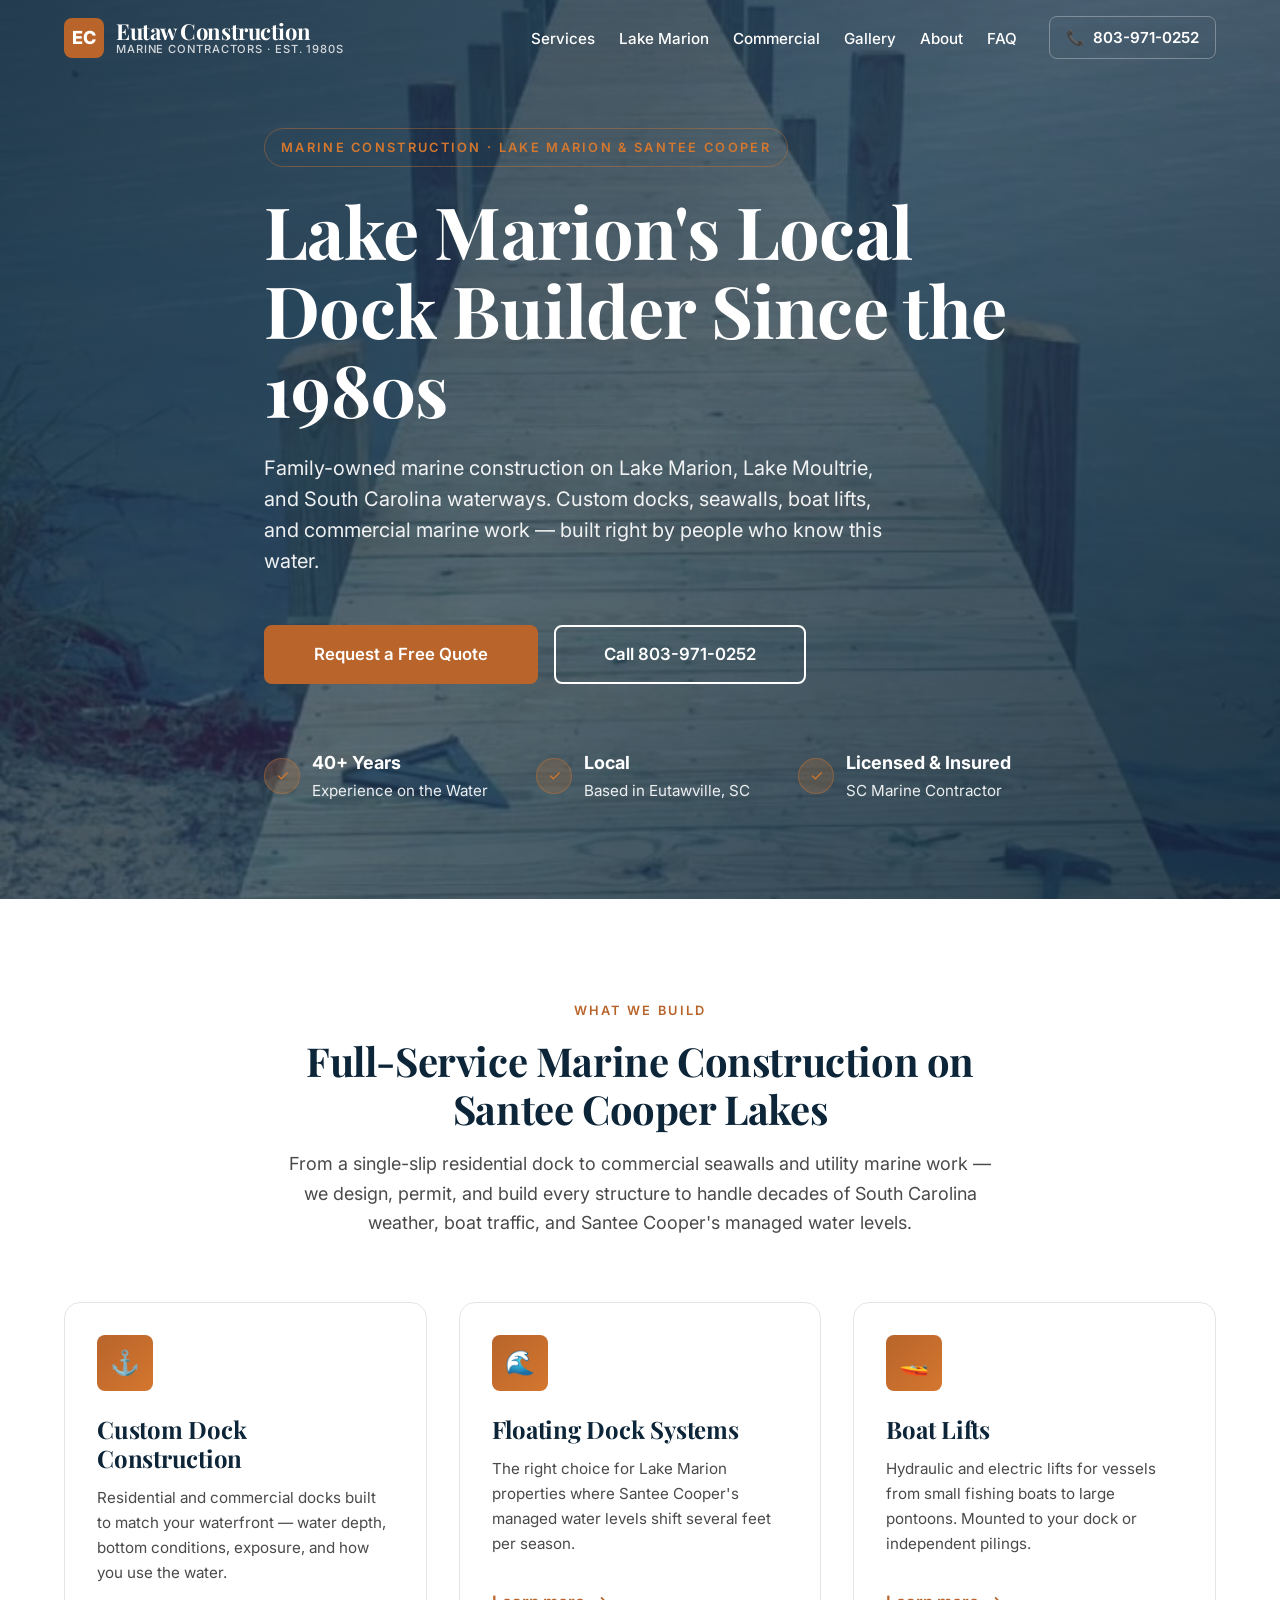
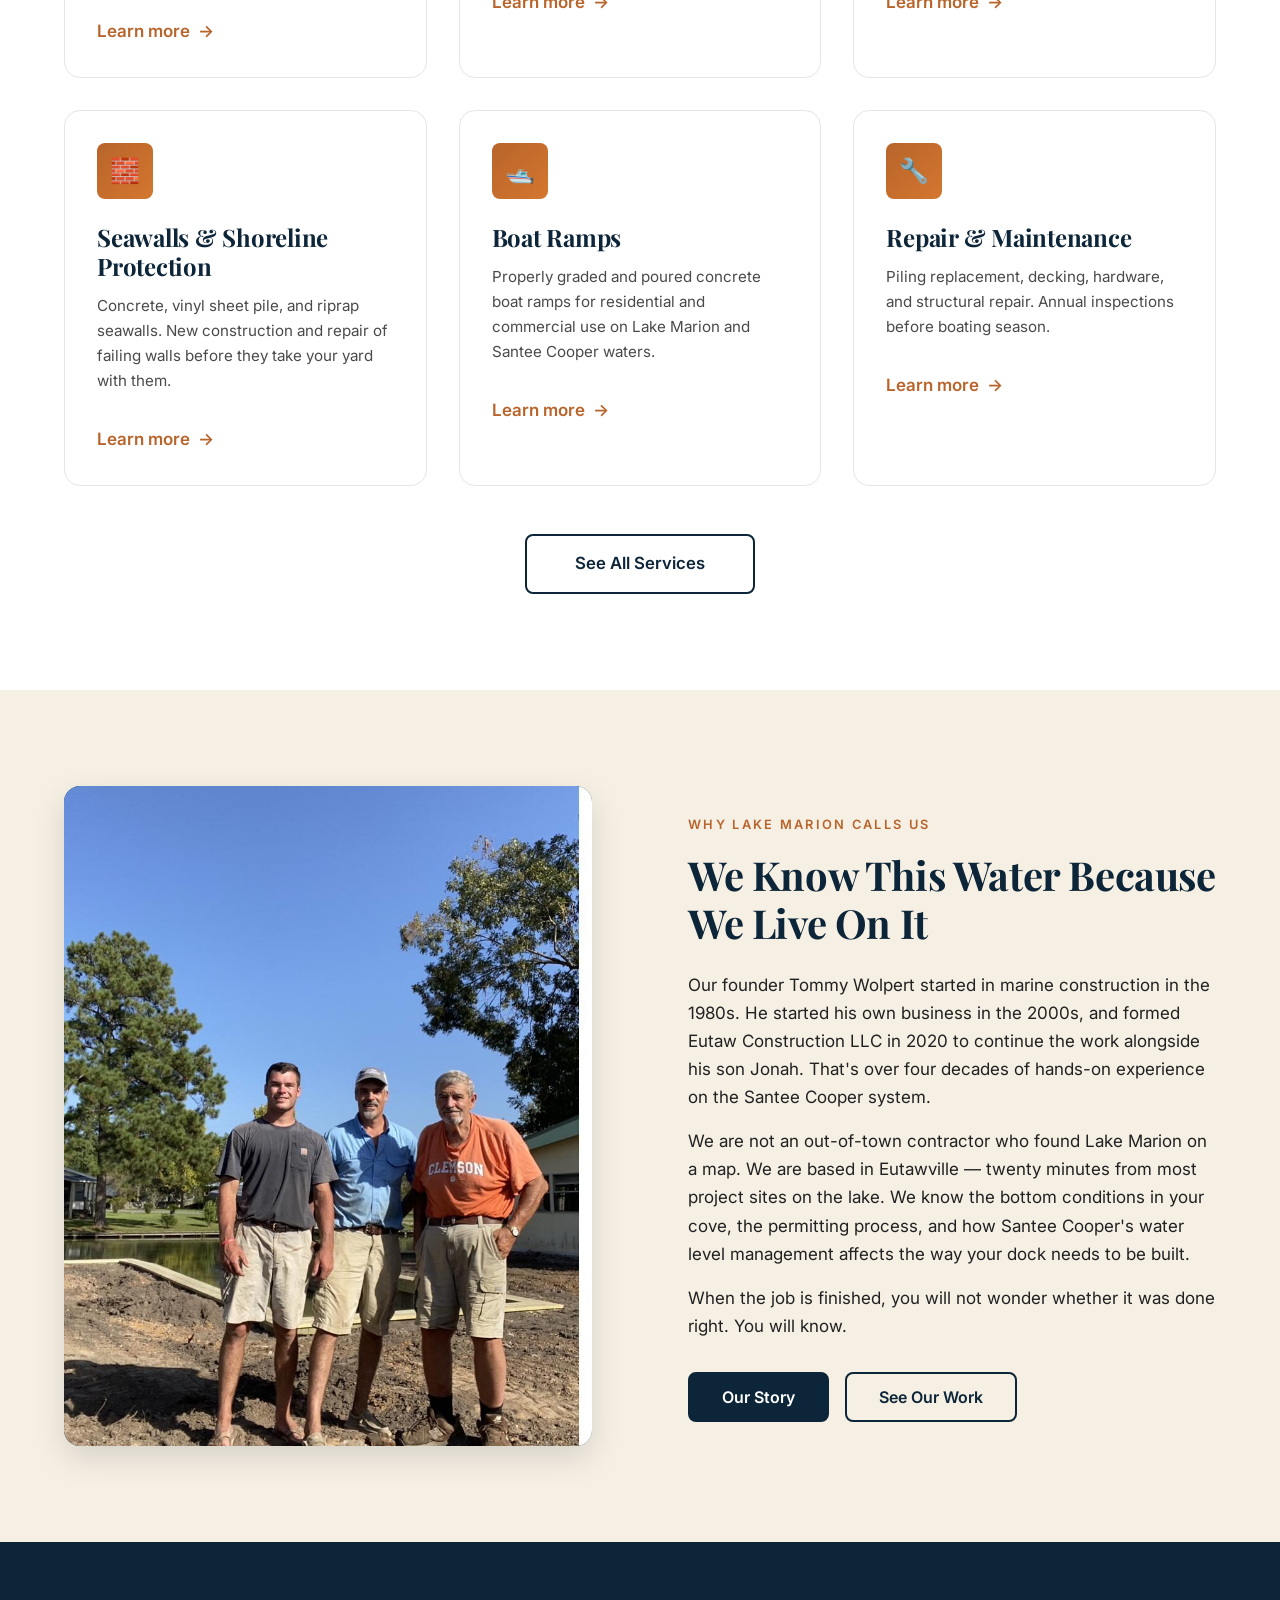
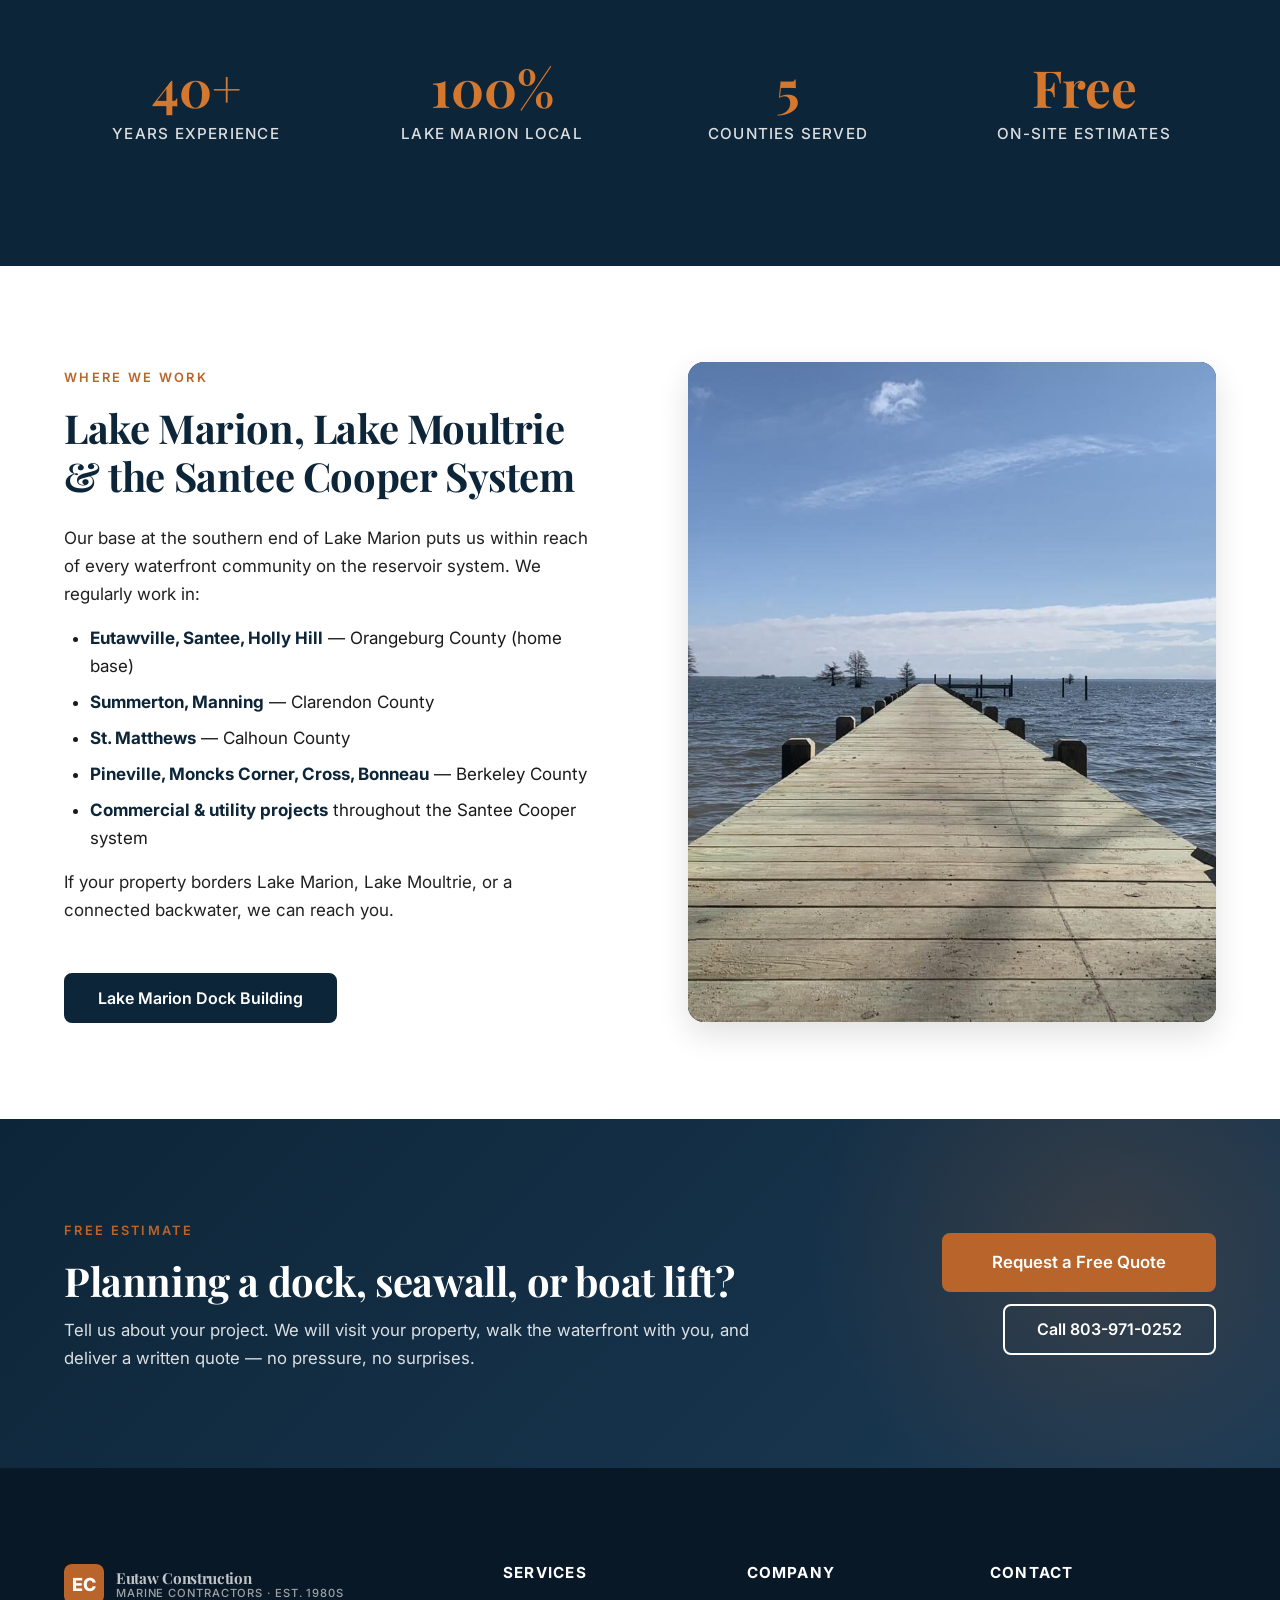
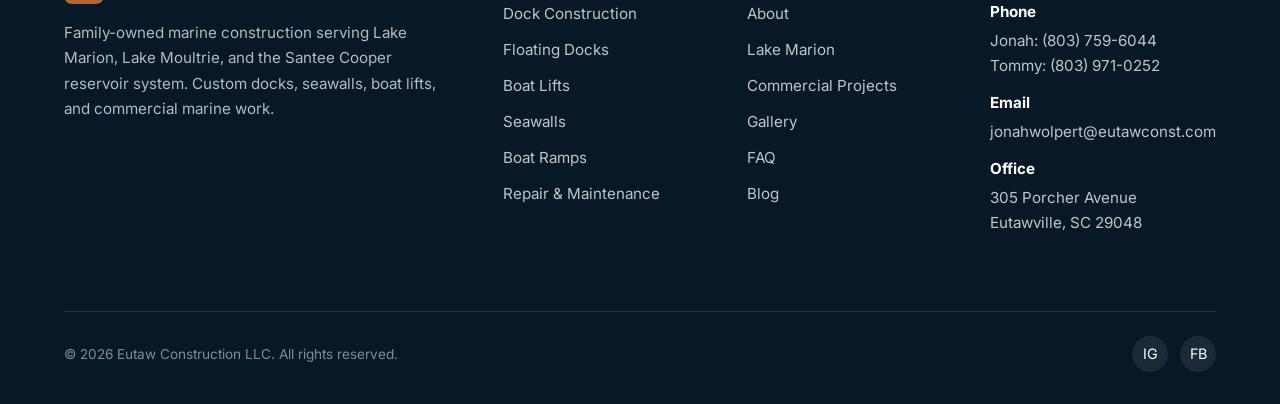
<file: index.html>
<!DOCTYPE html>
<html lang="en">
<head>
<meta charset="UTF-8">
<meta name="viewport" content="width=device-width, initial-scale=1.0">
<title>Dock Builder Lake Marion SC | Eutaw Construction LLC | Marine Construction</title>
<meta name="description" content="Eutaw Construction LLC builds custom docks, seawalls, boat lifts, and marine structures on Lake Marion and Santee Cooper, SC. Family-owned since the 1980s. Free estimates. Call 803-971-0252.">
<meta name="robots" content="index, follow, max-image-preview:large">
<link rel="canonical" href="https://www.eutawconst.com/">

<!-- Open Graph -->
<meta property="og:type" content="website">
<meta property="og:title" content="Dock Builder Lake Marion SC | Eutaw Construction LLC">
<meta property="og:description" content="Family-owned marine construction on Lake Marion & Santee Cooper since the 1980s. Custom docks, seawalls, boat lifts. Free estimates.">
<meta property="og:url" content="https://www.eutawconst.com/">
<meta property="og:image" content="https://www.eutawconst.com/images/og-home.jpg">
<meta property="og:site_name" content="Eutaw Construction LLC">

<!-- Twitter -->
<meta name="twitter:card" content="summary_large_image">
<meta name="twitter:title" content="Dock Builder Lake Marion SC | Eutaw Construction LLC">
<meta name="twitter:description" content="Family-owned marine construction on Lake Marion & Santee Cooper since the 1980s.">
<meta name="twitter:image" content="https://www.eutawconst.com/images/og-home.jpg">

<!-- Fonts -->
<link rel="preconnect" href="https://fonts.googleapis.com">
<link rel="preconnect" href="https://fonts.gstatic.com" crossorigin>
<link href="https://fonts.googleapis.com/css2?family=Inter:wght@400;500;600;700;800&family=Playfair+Display:wght@500;600;700;800&display=swap" rel="stylesheet">

<link rel="stylesheet" href="/css/styles.css">
<link rel="icon" type="image/svg+xml" href="/images/favicon.svg">

<!-- Schema: LocalBusiness (site-wide) -->
<script type="application/ld+json">
{
  "@context": "https://schema.org",
  "@type": "GeneralContractor",
  "@id": "https://www.eutawconst.com/#business",
  "name": "Eutaw Construction LLC",
  "alternateName": "Eutaw Construction",
  "url": "https://www.eutawconst.com",
  "logo": "https://www.eutawconst.com/images/logo.png",
  "image": "https://www.eutawconst.com/images/og-home.jpg",
  "description": "Family-owned marine construction company specializing in dock construction, seawalls, boat lifts, and commercial marine work on Lake Marion and Santee Cooper in South Carolina. Owner has 40+ years of marine construction experience dating back to the 1980s.",
  "telephone": "+1-803-971-0252",
  "email": "jonahwolpert@eutawconst.com",
  "foundingDate": "2020",
  "address": {
    "@type": "PostalAddress",
    "streetAddress": "305 Porcher Avenue",
    "addressLocality": "Eutawville",
    "addressRegion": "SC",
    "postalCode": "29048",
    "addressCountry": "US"
  },
  "geo": {"@type": "GeoCoordinates", "latitude": "33.3979", "longitude": "-80.3434"},
  "openingHoursSpecification": [{
    "@type": "OpeningHoursSpecification",
    "dayOfWeek": ["Monday","Tuesday","Wednesday","Thursday","Friday"],
    "opens": "08:00", "closes": "17:00"
  }],
  "areaServed": [
    {"@type": "Lake", "name": "Lake Marion"},
    {"@type": "Lake", "name": "Lake Moultrie"},
    {"@type": "City", "name": "Eutawville", "addressRegion": "SC"},
    {"@type": "City", "name": "Santee", "addressRegion": "SC"},
    {"@type": "City", "name": "Summerton", "addressRegion": "SC"},
    {"@type": "City", "name": "Holly Hill", "addressRegion": "SC"},
    {"@type": "City", "name": "Manning", "addressRegion": "SC"},
    {"@type": "City", "name": "Moncks Corner", "addressRegion": "SC"}
  ],
  "serviceType": ["Dock Construction","Floating Dock Installation","Marine Construction","Seawall Construction","Seawall Repair","Boat Lift Installation","Boat Ramp Construction","Dock Repair and Maintenance","Commercial Marine Construction"],
  "priceRange": "$$-$$$",
  "sameAs": ["https://www.instagram.com/eutawconstruction/", "https://www.facebook.com/eutawconstruction/"]
}
</script>
</head>
<body>

<!-- HEADER -->
<header class="header">
  <div class="header-inner">
    <a href="/" class="logo" aria-label="Eutaw Construction home">
      <span class="logo-mark">EC</span>
      <span class="logo-text">
        Eutaw Construction
        <small>Marine Contractors · Est. 1980s</small>
      </span>
    </a>
    <nav class="nav" aria-label="Primary">
      <ul class="nav-list">
        <li><a href='/services'>Services</a></li>
        <li><a href='/lake-marion'>Lake Marion</a></li>
        <li><a href='/commercial'>Commercial</a></li>
        <li><a href='/gallery'>Gallery</a></li>
        <li><a href='/about'>About</a></li>
        <li><a href='/faq'>FAQ</a></li>
      </ul>
      <a href="tel:+18039710252" class="nav-phone">
        <span>📞</span><span class="nav-phone-label">803-971-0252</span>
      </a>
      <button class="nav-toggle" aria-label="Toggle menu" aria-expanded="false">☰</button>
    </nav>
  </div>
</header>

<!-- HERO -->
<section class="hero" aria-label="Hero">
  <div class="hero-bg-image" style="background-image:url('/images/hero-home.jpg')"></div>
  <div class="hero-overlay"></div>
  <div class="container hero-content">
    <span class="hero-eyebrow">Marine Construction · Lake Marion & Santee Cooper</span>
    <h1>Lake Marion's Local Dock Builder Since the 1980s</h1>
    <p class="hero-subtitle">Family-owned marine construction on Lake Marion, Lake Moultrie, and South Carolina waterways. Custom docks, seawalls, boat lifts, and commercial marine work — built right by people who know this water.</p>
    <div class="btn-group">
      <a class='btn btn-primary btn-lg' href='/quote'>Request a Free Quote</a>
      <a href="tel:+18039710252" class="btn btn-secondary btn-lg">Call 803-971-0252</a>
    </div>
    <div class="hero-trust">
      <div class="hero-trust-item">
        <div class="hero-trust-icon">✓</div>
        <div><strong>40+ Years</strong>Experience on the Water</div>
      </div>
      <div class="hero-trust-item">
        <div class="hero-trust-icon">✓</div>
        <div><strong>Local</strong>Based in Eutawville, SC</div>
      </div>
      <div class="hero-trust-item">
        <div class="hero-trust-icon">✓</div>
        <div><strong>Licensed & Insured</strong>SC Marine Contractor</div>
      </div>
    </div>
  </div>
</section>

<!-- SERVICES GRID -->
<section class="section" id="services">
  <div class="container">
    <div class="section-intro">
      <span class="eyebrow">What We Build</span>
      <h2>Full-Service Marine Construction on Santee Cooper Lakes</h2>
      <p>From a single-slip residential dock to commercial seawalls and utility marine work — we design, permit, and build every structure to handle decades of South Carolina weather, boat traffic, and Santee Cooper's managed water levels.</p>
    </div>

    <div class="grid grid-3">
      <article class="card">
        <div class="card-icon" aria-hidden="true">⚓</div>
        <h3>Custom Dock Construction</h3>
        <p>Residential and commercial docks built to match your waterfront — water depth, bottom conditions, exposure, and how you use the water.</p>
        <a class='card-link' href='/services#docks'>Learn more</a>
      </article>

      <article class="card">
        <div class="card-icon" aria-hidden="true">🌊</div>
        <h3>Floating Dock Systems</h3>
        <p>The right choice for Lake Marion properties where Santee Cooper's managed water levels shift several feet per season.</p>
        <a class='card-link' href='/services#floating'>Learn more</a>
      </article>

      <article class="card">
        <div class="card-icon" aria-hidden="true">🚤</div>
        <h3>Boat Lifts</h3>
        <p>Hydraulic and electric lifts for vessels from small fishing boats to large pontoons. Mounted to your dock or independent pilings.</p>
        <a class='card-link' href='/services#lifts'>Learn more</a>
      </article>

      <article class="card">
        <div class="card-icon" aria-hidden="true">🧱</div>
        <h3>Seawalls & Shoreline Protection</h3>
        <p>Concrete, vinyl sheet pile, and riprap seawalls. New construction and repair of failing walls before they take your yard with them.</p>
        <a class='card-link' href='/services#seawalls'>Learn more</a>
      </article>

      <article class="card">
        <div class="card-icon" aria-hidden="true">🛥️</div>
        <h3>Boat Ramps</h3>
        <p>Properly graded and poured concrete boat ramps for residential and commercial use on Lake Marion and Santee Cooper waters.</p>
        <a class='card-link' href='/services#ramps'>Learn more</a>
      </article>

      <article class="card">
        <div class="card-icon" aria-hidden="true">🔧</div>
        <h3>Repair & Maintenance</h3>
        <p>Piling replacement, decking, hardware, and structural repair. Annual inspections before boating season.</p>
        <a class='card-link' href='/services#repair'>Learn more</a>
      </article>
    </div>

    <div class="text-center mt-8">
      <a class='btn btn-outline btn-lg' href='/services'>See All Services</a>
    </div>
  </div>
</section>

<!-- WHY EUTAW -->
<section class="section section-sand">
  <div class="container">
    <div class="feature">
      <div class="feature-media">
        <img src="/images/why-eutaw.jpg" alt="Eutaw Construction crew at a finished dock on Lake Marion, SC" loading="lazy" width="1600" height="1182">
      </div>
      <div class="feature-content">
        <span class="eyebrow">Why Lake Marion Calls Us</span>
        <h2>We Know This Water Because We Live On It</h2>
        <p>Our founder Tommy Wolpert started in marine construction in the 1980s. He started his own business in the 2000s, and formed Eutaw Construction LLC in 2020 to continue the work alongside his son Jonah. That's over four decades of hands-on experience on the Santee Cooper system.</p>
        <p>We are not an out-of-town contractor who found Lake Marion on a map. We are based in Eutawville — twenty minutes from most project sites on the lake. We know the bottom conditions in your cove, the permitting process, and how Santee Cooper's water level management affects the way your dock needs to be built.</p>
        <p>When the job is finished, you will not wonder whether it was done right. You will know.</p>
        <div class="btn-group mt-6">
          <a class='btn btn-dark' href='/about'>Our Story</a>
          <a class='btn btn-outline' href='/gallery'>See Our Work</a>
        </div>
      </div>
    </div>
  </div>
</section>

<!-- STATS / CREDIBILITY -->
<section class="section-dark section-sm">
  <div class="container">
    <div class="stats">
      <div class="stat">
        <div class="stat-number">40+</div>
        <div class="stat-label">Years Experience</div>
      </div>
      <div class="stat">
        <div class="stat-number">100%</div>
        <div class="stat-label">Lake Marion Local</div>
      </div>
      <div class="stat">
        <div class="stat-number">5</div>
        <div class="stat-label">Counties Served</div>
      </div>
      <div class="stat">
        <div class="stat-number">Free</div>
        <div class="stat-label">On-Site Estimates</div>
      </div>
    </div>
  </div>
</section>

<!-- SERVICE AREAS -->
<section class="section">
  <div class="container">
    <div class="feature feature-reverse">
      <div class="feature-content">
        <span class="eyebrow">Where We Work</span>
        <h2>Lake Marion, Lake Moultrie & the Santee Cooper System</h2>
        <p>Our base at the southern end of Lake Marion puts us within reach of every waterfront community on the reservoir system. We regularly work in:</p>
        <ul>
          <li><strong>Eutawville, Santee, Holly Hill</strong> — Orangeburg County (home base)</li>
          <li><strong>Summerton, Manning</strong> — Clarendon County</li>
          <li><strong>St. Matthews</strong> — Calhoun County</li>
          <li><strong>Pineville, Moncks Corner, Cross, Bonneau</strong> — Berkeley County</li>
          <li><strong>Commercial & utility projects</strong> throughout the Santee Cooper system</li>
        </ul>
        <p>If your property borders Lake Marion, Lake Moultrie, or a connected backwater, we can reach you.</p>
        <a class='btn btn-dark mt-6' href='/lake-marion'>Lake Marion Dock Building</a>
      </div>
      <div class="feature-media">
        <img src="/images/service-area.jpg" alt="Dock reaching into Lake Marion toward the Santee Cooper reservoir, SC" loading="lazy" width="1600" height="1182">
      </div>
    </div>
  </div>
</section>

<!-- CTA BANNER -->
<section class="cta-banner">
  <div class="container">
    <div class="cta-banner-inner">
      <div>
        <span class="eyebrow text-copper">Free Estimate</span>
        <h2>Planning a dock, seawall, or boat lift?</h2>
        <p>Tell us about your project. We will visit your property, walk the waterfront with you, and deliver a written quote — no pressure, no surprises.</p>
      </div>
      <div class="cta-banner-actions">
        <a class='btn btn-primary btn-lg' href='/quote'>Request a Free Quote</a>
        <a href="tel:+18039710252" class="btn btn-secondary">Call 803-971-0252</a>
      </div>
    </div>
  </div>
</section>

<!-- FOOTER -->
<footer class="footer">
  <div class="container">
    <div class="footer-grid">
      <div class="footer-about">
        <a href="/" class="logo" style="margin-bottom: var(--space-4); display: inline-flex;">
          <span class="logo-mark">EC</span>
          <span class="logo-text">Eutaw Construction<small>Marine Contractors · Est. 1980s</small></span>
        </a>
        <p>Family-owned marine construction serving Lake Marion, Lake Moultrie, and the Santee Cooper reservoir system. Custom docks, seawalls, boat lifts, and commercial marine work.</p>
      </div>
      <div>
        <h4>Services</h4>
        <ul>
          <li><a href='/services#docks'>Dock Construction</a></li>
          <li><a href='/services#floating'>Floating Docks</a></li>
          <li><a href='/services#lifts'>Boat Lifts</a></li>
          <li><a href='/services#seawalls'>Seawalls</a></li>
          <li><a href='/services#ramps'>Boat Ramps</a></li>
          <li><a href='/services#repair'>Repair & Maintenance</a></li>
        </ul>
      </div>
      <div>
        <h4>Company</h4>
        <ul>
          <li><a href='/about'>About</a></li>
          <li><a href='/lake-marion'>Lake Marion</a></li>
          <li><a href='/commercial'>Commercial Projects</a></li>
          <li><a href='/gallery'>Gallery</a></li>
          <li><a href='/faq'>FAQ</a></li>
          <li><a href="/blog/">Blog</a></li>
        </ul>
      </div>
      <div>
        <h4>Contact</h4>
        <div class="footer-contact-item">
          <div>
            <strong>Phone</strong>
            <a href="tel:+18037596044">Jonah: (803) 759-6044</a><br>
            <a href="tel:+18039710252">Tommy: (803) 971-0252</a>
          </div>
        </div>
        <div class="footer-contact-item">
          <div>
            <strong>Email</strong>
            <a href="mailto:jonahwolpert@eutawconst.com">jonahwolpert@eutawconst.com</a>
          </div>
        </div>
        <div class="footer-contact-item">
          <div>
            <strong>Office</strong>
            305 Porcher Avenue<br>
            Eutawville, SC 29048
          </div>
        </div>
      </div>
    </div>

    <div class="footer-bottom">
      <div>© <span id="yr">2026</span> Eutaw Construction LLC. All rights reserved.</div>
      <div class="footer-social">
        <a href="https://www.instagram.com/eutawconstruction/" aria-label="Instagram" target="_blank" rel="noopener">IG</a>
        <a href="https://www.facebook.com/eutawconstruction/" aria-label="Facebook" target="_blank" rel="noopener">FB</a>
      </div>
    </div>
  </div>
</footer>

<script src="/js/main.js"></script>
<script>document.getElementById('yr').textContent = new Date().getFullYear();</script>
</body>
</html>
</file>
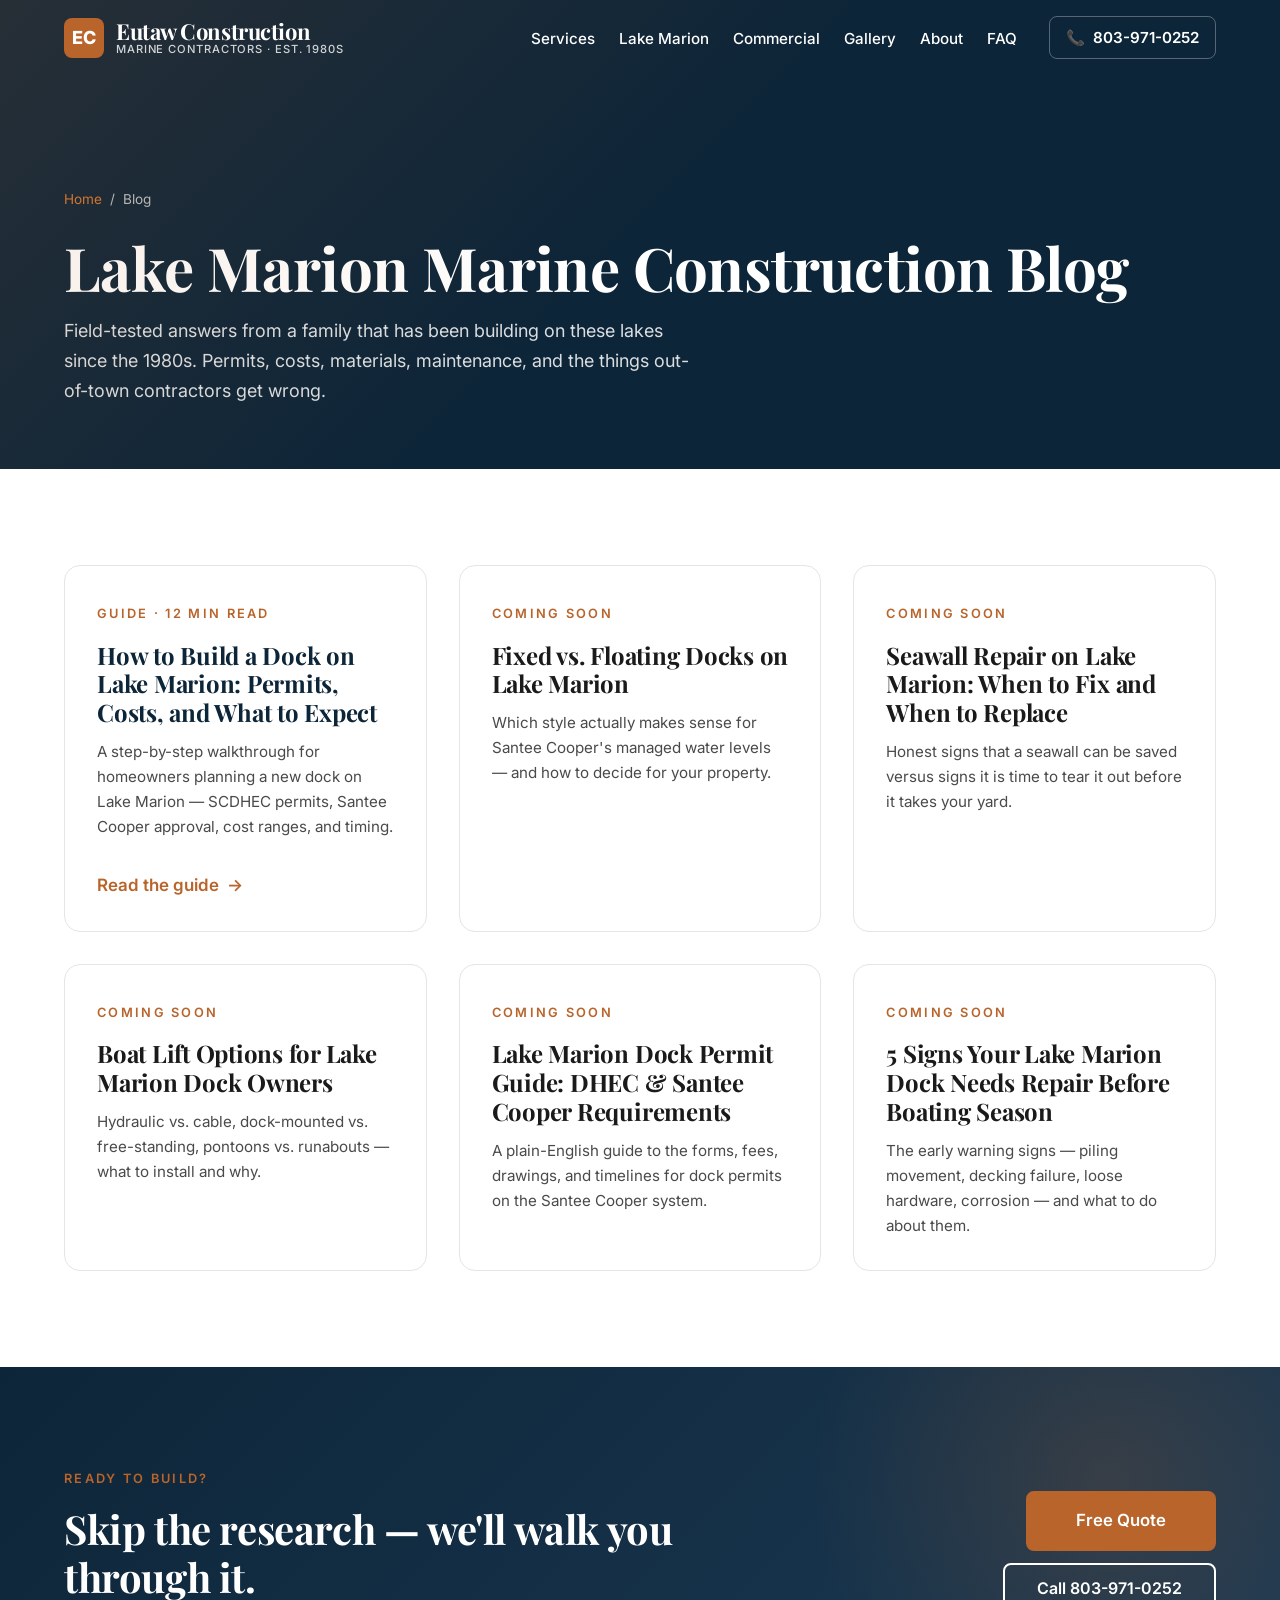
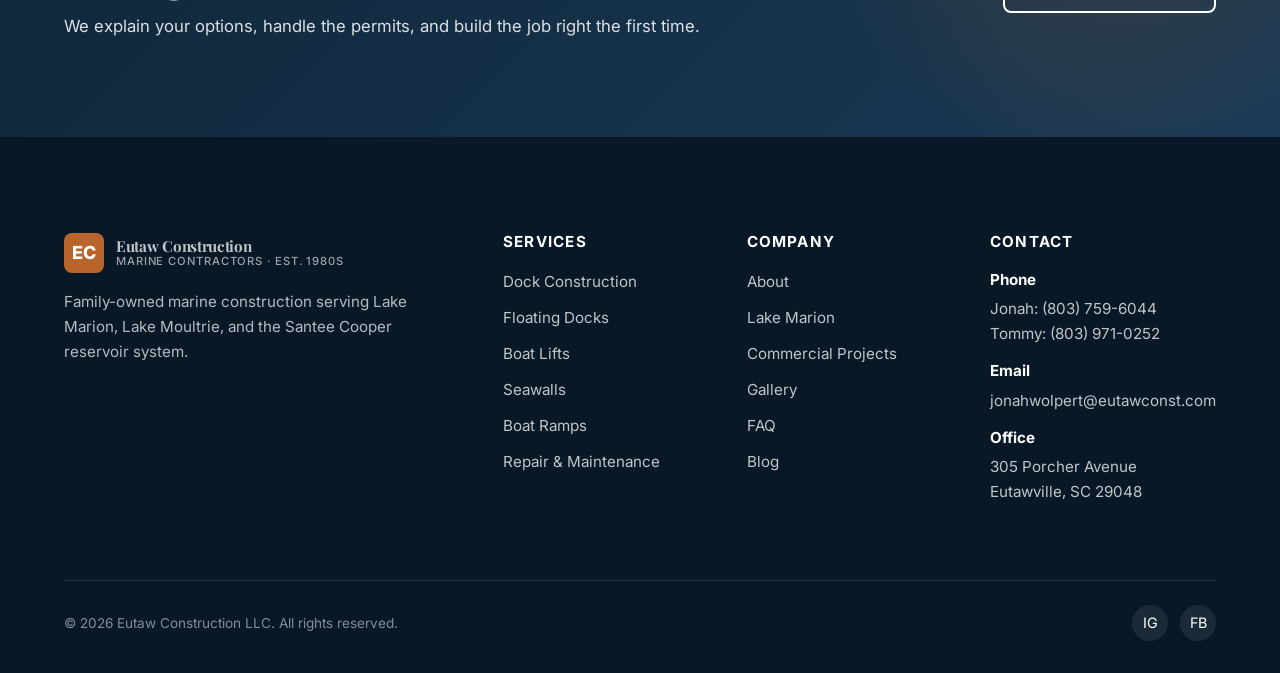
<file: blog/index.html>
<!DOCTYPE html>
<html lang="en">
<head>
<meta charset="UTF-8">
<meta name="viewport" content="width=device-width, initial-scale=1.0">
<title>Lake Marion Dock & Marine Construction Blog | Eutaw Construction LLC</title>
<meta name="description" content="Expert articles on building, repairing, and maintaining docks, seawalls, and boat lifts on Lake Marion and the Santee Cooper lakes — by Eutaw Construction LLC.">
<meta name="robots" content="index, follow, max-image-preview:large">
<link rel="canonical" href="https://www.eutawconst.com/blog/">

<meta property="og:type" content="website">
<meta property="og:title" content="Lake Marion Marine Construction Blog | Eutaw Construction LLC">
<meta property="og:description" content="Articles on docks, seawalls, permits, and boat lifts on Lake Marion.">
<meta property="og:url" content="https://www.eutawconst.com/blog/">
<meta property="og:image" content="https://www.eutawconst.com/images/og-blog.jpg">
<meta property="og:site_name" content="Eutaw Construction LLC">

<meta name="twitter:card" content="summary_large_image">

<link rel="preconnect" href="https://fonts.googleapis.com">
<link rel="preconnect" href="https://fonts.gstatic.com" crossorigin>
<link href="https://fonts.googleapis.com/css2?family=Inter:wght@400;500;600;700;800&family=Playfair+Display:wght@500;600;700;800&display=swap" rel="stylesheet">
<link rel="stylesheet" href="/css/styles.css">
<link rel="icon" type="image/svg+xml" href="/images/favicon.svg">

<script type="application/ld+json">
{
  "@context": "https://schema.org",
  "@type": "Blog",
  "url": "https://www.eutawconst.com/blog/",
  "name": "Eutaw Construction LLC Blog",
  "publisher": {"@id": "https://www.eutawconst.com/#business"}
}
</script>
</head>
<body>

<header class="header">
  <div class="header-inner">
    <a href="/" class="logo" aria-label="Eutaw Construction home">
      <span class="logo-mark">EC</span>
      <span class="logo-text">Eutaw Construction<small>Marine Contractors · Est. 1980s</small></span>
    </a>
    <nav class="nav" aria-label="Primary">
      <ul class="nav-list">
        <li><a href="/services.html">Services</a></li>
        <li><a href="/lake-marion.html">Lake Marion</a></li>
        <li><a href="/commercial.html">Commercial</a></li>
        <li><a href="/gallery.html">Gallery</a></li>
        <li><a href="/about.html">About</a></li>
        <li><a href="/faq.html">FAQ</a></li>
      </ul>
      <a href="tel:+18039710252" class="nav-phone"><span>📞</span><span class="nav-phone-label">803-971-0252</span></a>
      <button class="nav-toggle" aria-label="Toggle menu" aria-expanded="false">☰</button>
    </nav>
  </div>
</header>

<section class="page-header">
  <div class="container">
    <nav class="breadcrumbs" aria-label="Breadcrumb">
      <a href="/">Home</a> <span>/</span> <span>Blog</span>
    </nav>
    <h1>Lake Marion Marine Construction Blog</h1>
    <p class="page-header-subtitle">Field-tested answers from a family that has been building on these lakes since the 1980s. Permits, costs, materials, maintenance, and the things out-of-town contractors get wrong.</p>
  </div>
</section>

<section class="section">
  <div class="container">
    <div class="grid grid-3">

      <article class="card">
        <span class="eyebrow">Guide · 12 min read</span>
        <h3><a href="/blog/how-to-build-a-dock-on-lake-marion.html" style="color: inherit; text-decoration: none;">How to Build a Dock on Lake Marion: Permits, Costs, and What to Expect</a></h3>
        <p>A step-by-step walkthrough for homeowners planning a new dock on Lake Marion — SCDHEC permits, Santee Cooper approval, cost ranges, and timing.</p>
        <a href="/blog/how-to-build-a-dock-on-lake-marion.html" class="card-link">Read the guide</a>
      </article>

      <article class="card">
        <span class="eyebrow">Coming Soon</span>
        <h3 style="color: var(--color-slate);">Fixed vs. Floating Docks on Lake Marion</h3>
        <p>Which style actually makes sense for Santee Cooper's managed water levels — and how to decide for your property.</p>
      </article>

      <article class="card">
        <span class="eyebrow">Coming Soon</span>
        <h3 style="color: var(--color-slate);">Seawall Repair on Lake Marion: When to Fix and When to Replace</h3>
        <p>Honest signs that a seawall can be saved versus signs it is time to tear it out before it takes your yard.</p>
      </article>

      <article class="card">
        <span class="eyebrow">Coming Soon</span>
        <h3 style="color: var(--color-slate);">Boat Lift Options for Lake Marion Dock Owners</h3>
        <p>Hydraulic vs. cable, dock-mounted vs. free-standing, pontoons vs. runabouts — what to install and why.</p>
      </article>

      <article class="card">
        <span class="eyebrow">Coming Soon</span>
        <h3 style="color: var(--color-slate);">Lake Marion Dock Permit Guide: DHEC & Santee Cooper Requirements</h3>
        <p>A plain-English guide to the forms, fees, drawings, and timelines for dock permits on the Santee Cooper system.</p>
      </article>

      <article class="card">
        <span class="eyebrow">Coming Soon</span>
        <h3 style="color: var(--color-slate);">5 Signs Your Lake Marion Dock Needs Repair Before Boating Season</h3>
        <p>The early warning signs — piling movement, decking failure, loose hardware, corrosion — and what to do about them.</p>
      </article>

    </div>
  </div>
</section>

<section class="cta-banner">
  <div class="container">
    <div class="cta-banner-inner">
      <div>
        <span class="eyebrow text-copper">Ready to Build?</span>
        <h2>Skip the research — we'll walk you through it.</h2>
        <p>We explain your options, handle the permits, and build the job right the first time.</p>
      </div>
      <div class="cta-banner-actions">
        <a href="/quote.html" class="btn btn-primary btn-lg">Free Quote</a>
        <a href="tel:+18039710252" class="btn btn-secondary">Call 803-971-0252</a>
      </div>
    </div>
  </div>
</section>

<footer class="footer">
  <div class="container">
    <div class="footer-grid">
      <div class="footer-about">
        <a href="/" class="logo" style="margin-bottom: var(--space-4); display: inline-flex;">
          <span class="logo-mark">EC</span>
          <span class="logo-text">Eutaw Construction<small>Marine Contractors · Est. 1980s</small></span>
        </a>
        <p>Family-owned marine construction serving Lake Marion, Lake Moultrie, and the Santee Cooper reservoir system.</p>
      </div>
      <div>
        <h4>Services</h4>
        <ul>
          <li><a href="/services.html#docks">Dock Construction</a></li>
          <li><a href="/services.html#floating">Floating Docks</a></li>
          <li><a href="/services.html#lifts">Boat Lifts</a></li>
          <li><a href="/services.html#seawalls">Seawalls</a></li>
          <li><a href="/services.html#ramps">Boat Ramps</a></li>
          <li><a href="/services.html#repair">Repair & Maintenance</a></li>
        </ul>
      </div>
      <div>
        <h4>Company</h4>
        <ul>
          <li><a href="/about.html">About</a></li>
          <li><a href="/lake-marion.html">Lake Marion</a></li>
          <li><a href="/commercial.html">Commercial Projects</a></li>
          <li><a href="/gallery.html">Gallery</a></li>
          <li><a href="/faq.html">FAQ</a></li>
          <li><a href="/blog/">Blog</a></li>
        </ul>
      </div>
      <div>
        <h4>Contact</h4>
        <div class="footer-contact-item"><div><strong>Phone</strong><a href="tel:+18037596044">Jonah: (803) 759-6044</a><br><a href="tel:+18039710252">Tommy: (803) 971-0252</a></div></div>
        <div class="footer-contact-item"><div><strong>Email</strong><a href="mailto:jonahwolpert@eutawconst.com">jonahwolpert@eutawconst.com</a></div></div>
        <div class="footer-contact-item"><div><strong>Office</strong>305 Porcher Avenue<br>Eutawville, SC 29048</div></div>
      </div>
    </div>
    <div class="footer-bottom">
      <div>© <span id="yr">2026</span> Eutaw Construction LLC. All rights reserved.</div>
      <div class="footer-social">
        <a href="https://www.instagram.com/eutawconstruction/" aria-label="Instagram" target="_blank" rel="noopener">IG</a>
        <a href="https://www.facebook.com/eutawconstruction/" aria-label="Facebook" target="_blank" rel="noopener">FB</a>
      </div>
    </div>
  </div>
</footer>

<script src="/js/main.js"></script>
<script>document.getElementById('yr').textContent = new Date().getFullYear();</script>
</body>
</html>
</file>
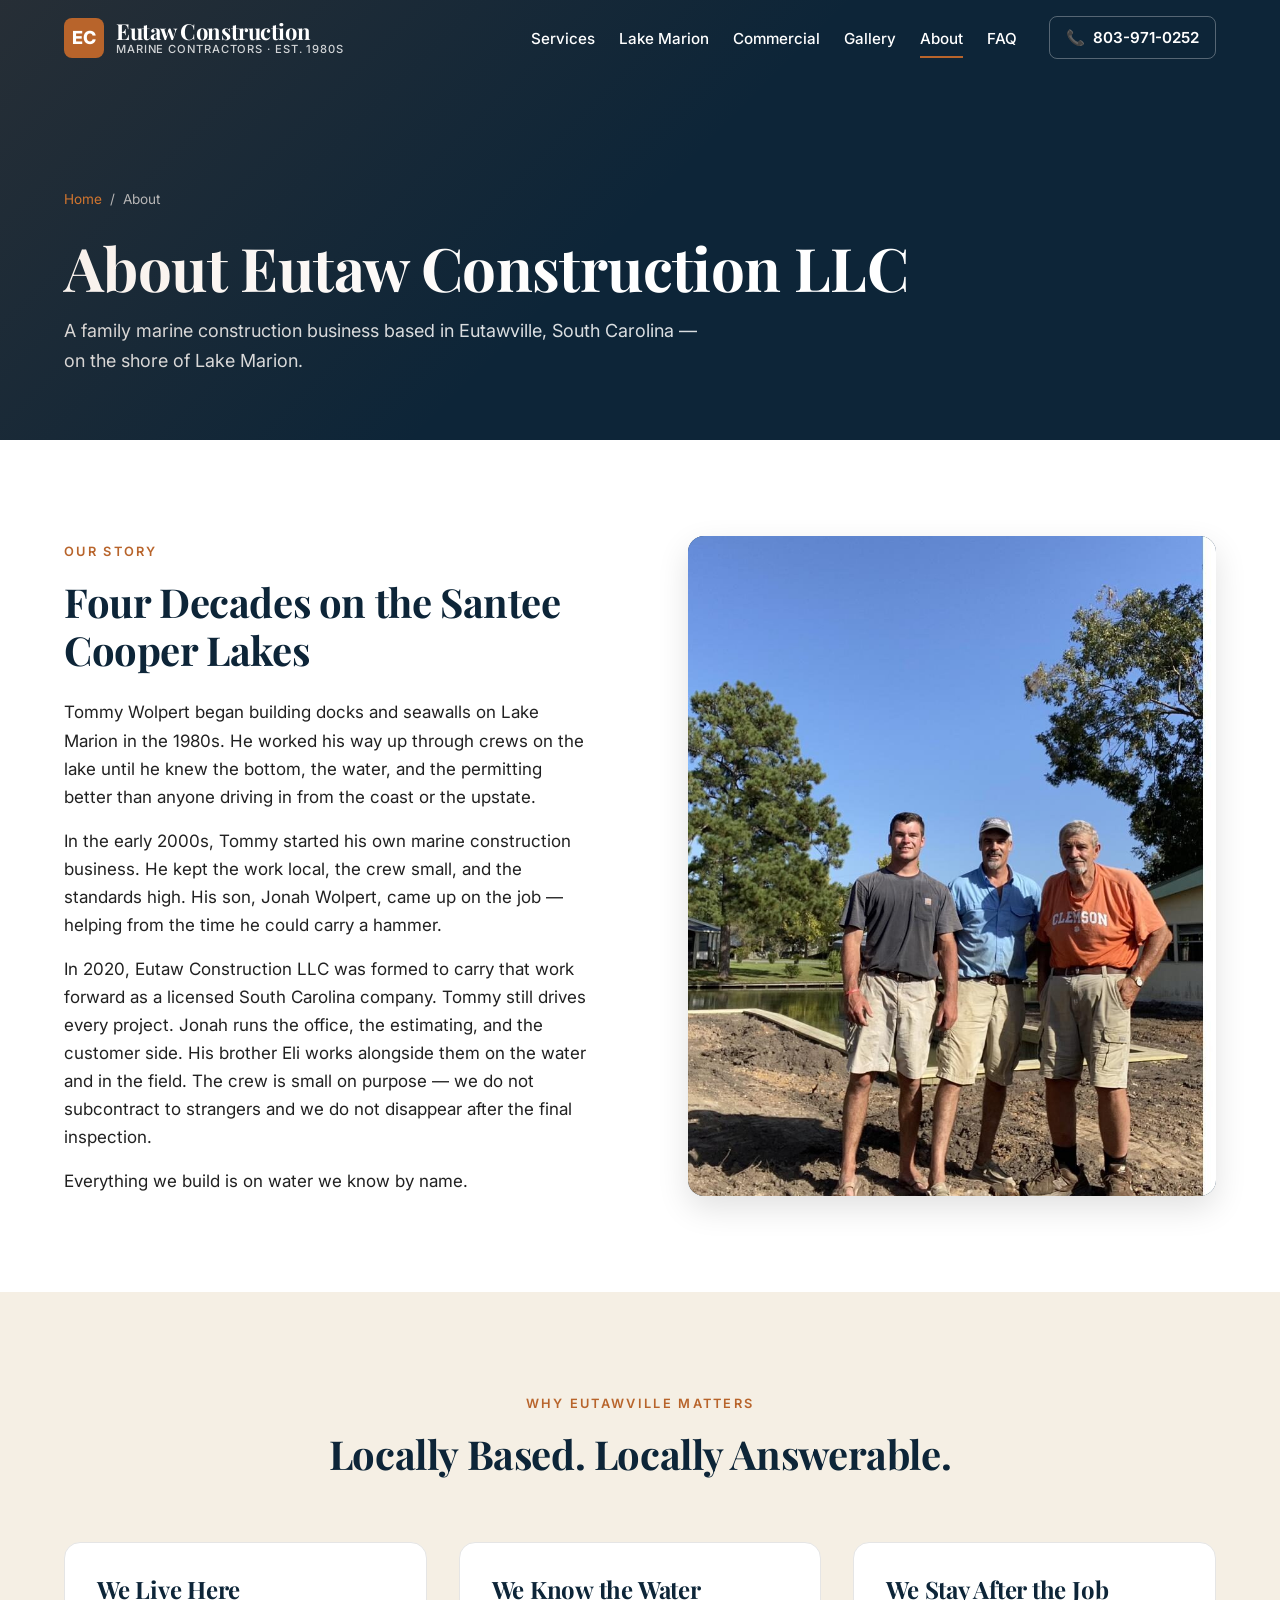
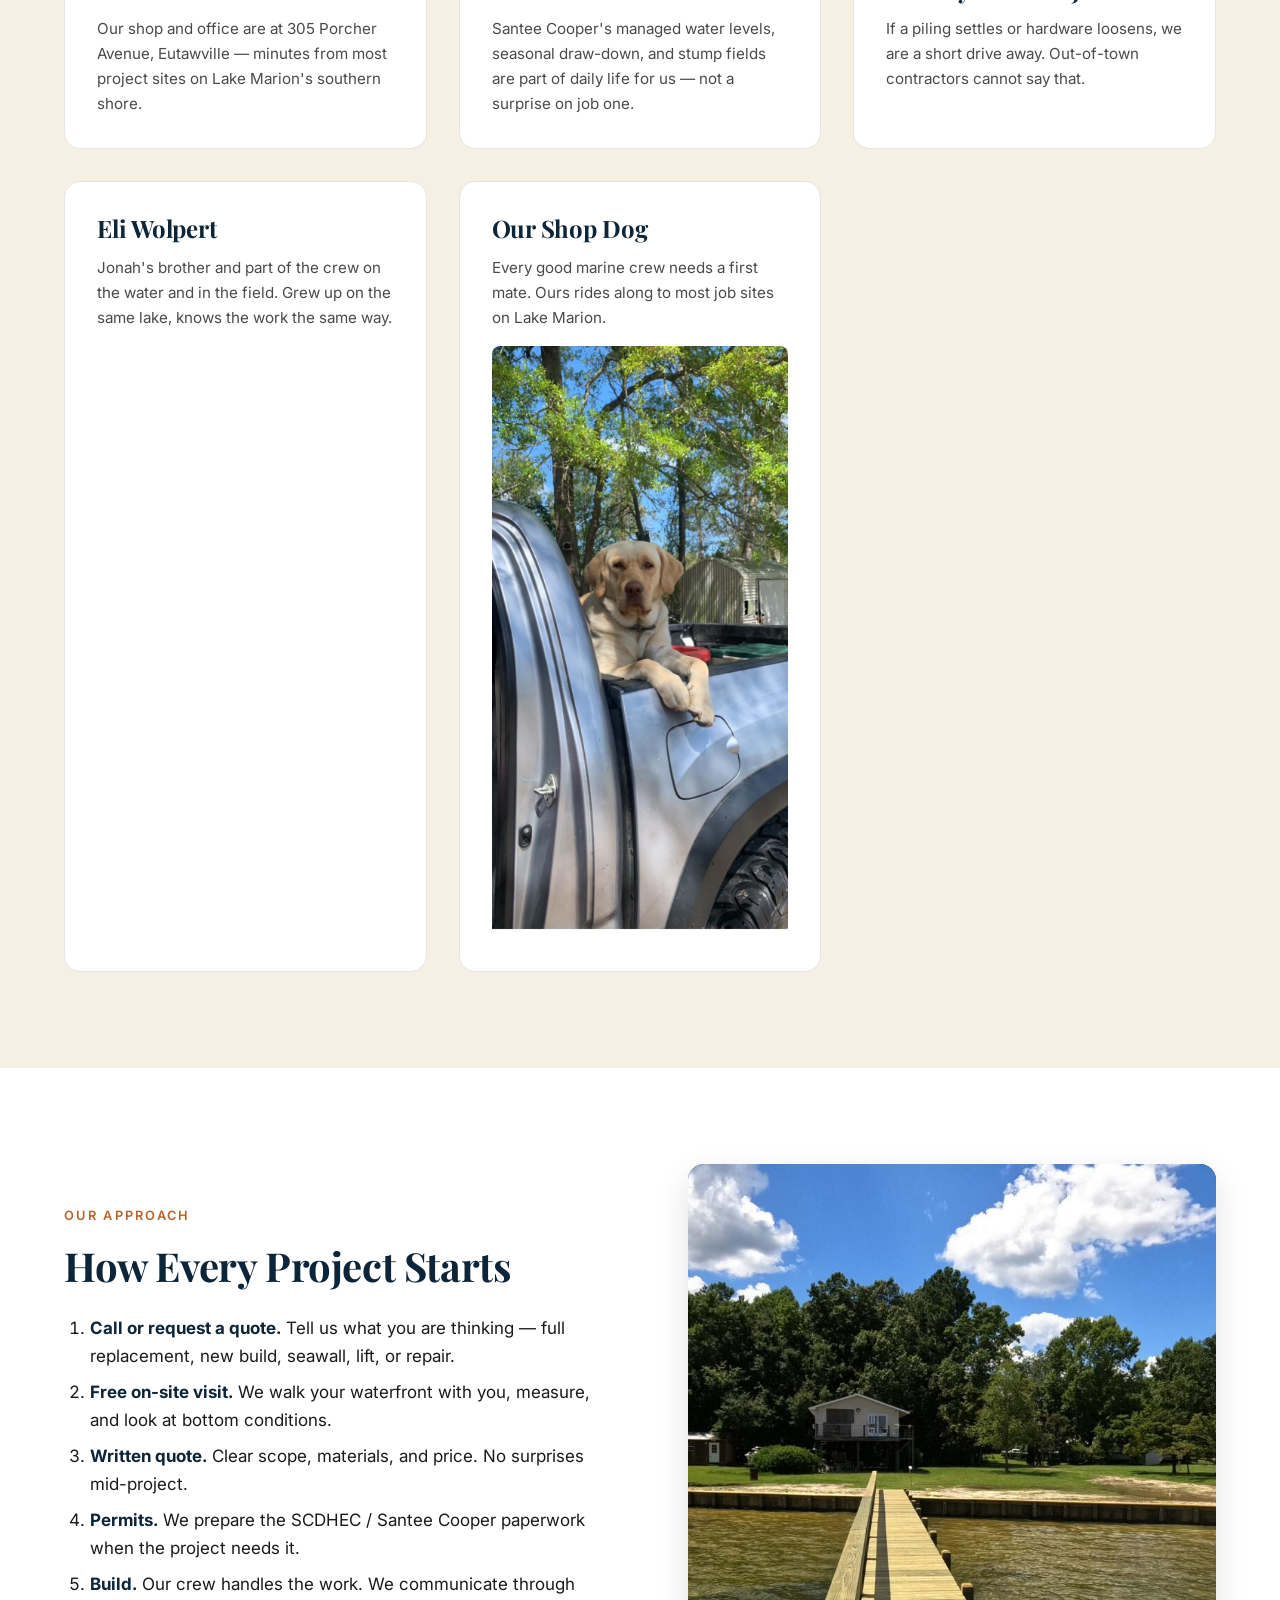
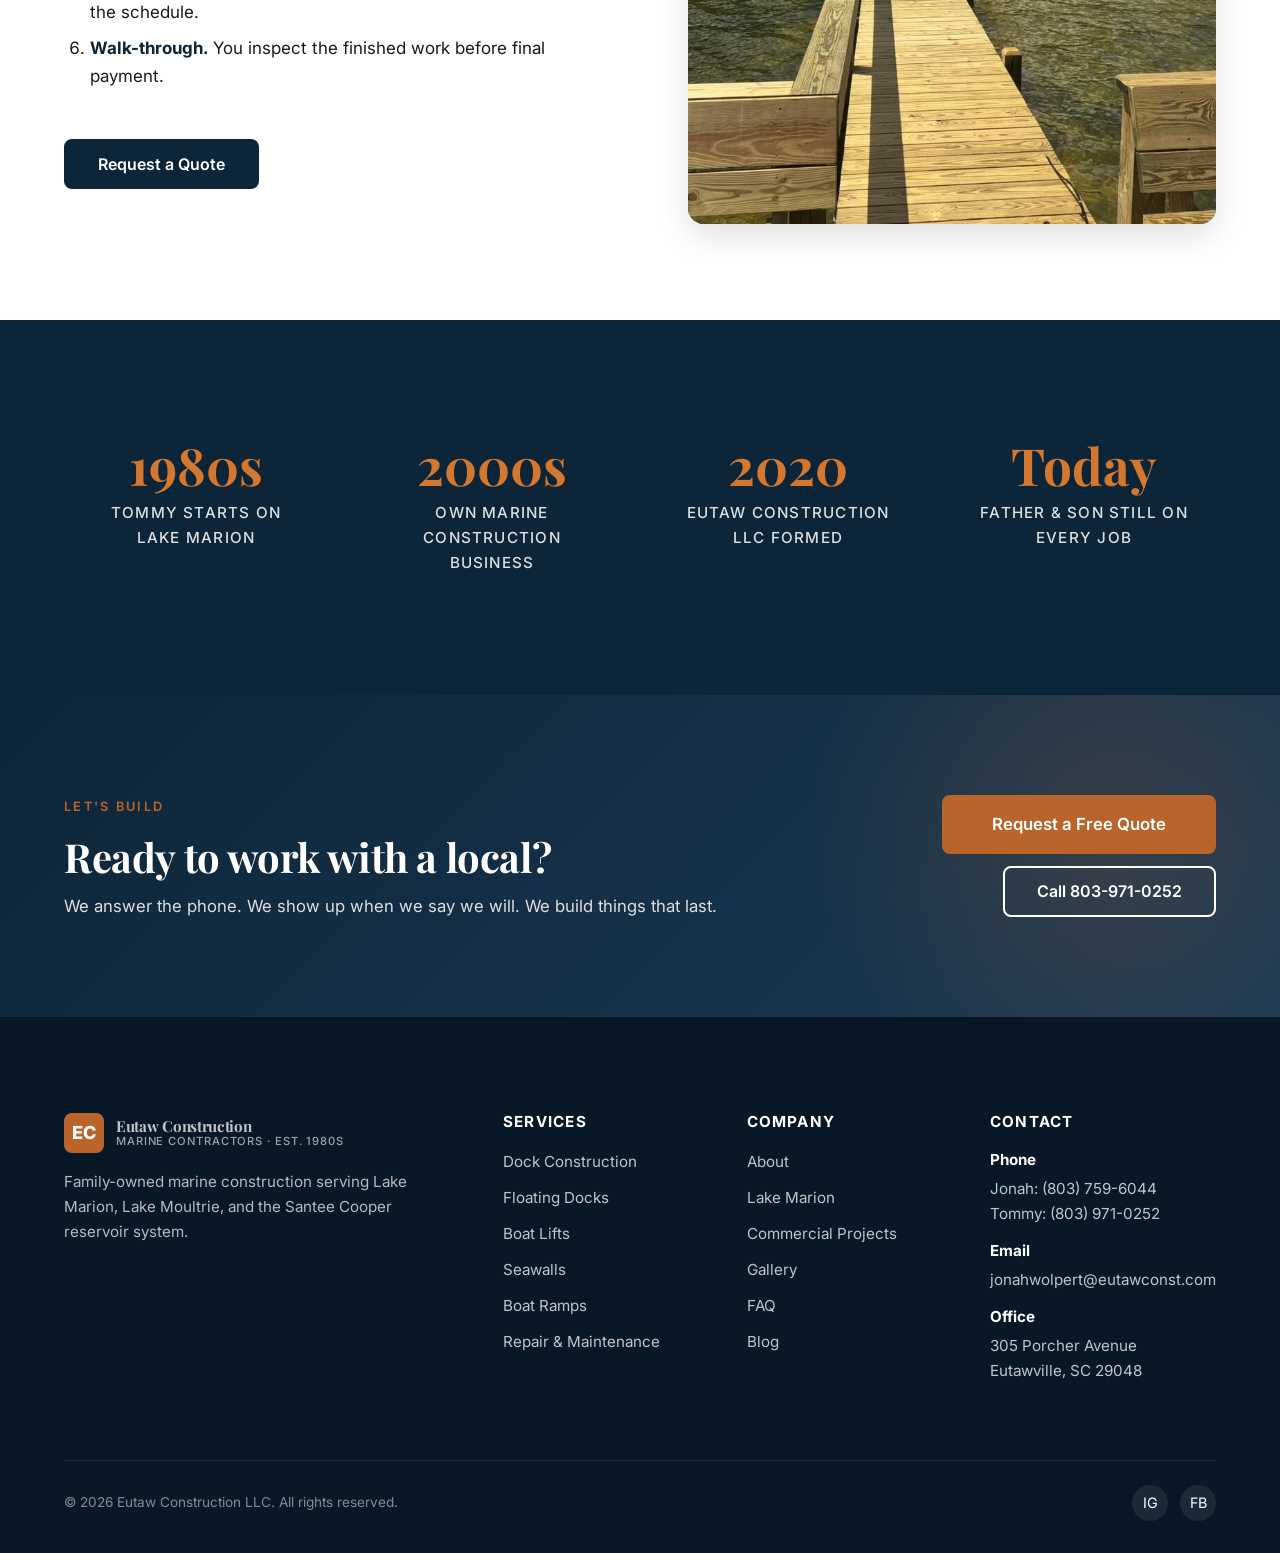
<file: about.html>
<!DOCTYPE html>
<html lang="en">
<head>
<meta charset="UTF-8">
<meta name="viewport" content="width=device-width, initial-scale=1.0">
<title>About Eutaw Construction LLC | 40+ Years Marine Contractor | Eutawville SC</title>
<meta name="description" content="Eutaw Construction LLC is a family-owned marine contractor in Eutawville, SC. Founder Tommy Wolpert started building docks on Lake Marion in the 1980s. LLC formed in 2020. Call 803-971-0252.">
<meta name="robots" content="index, follow, max-image-preview:large">
<link rel="canonical" href="https://www.eutawconst.com/about.html">

<meta property="og:type" content="website">
<meta property="og:title" content="About Eutaw Construction LLC | Eutawville SC">
<meta property="og:description" content="Family-owned marine construction on Lake Marion since the 1980s. Meet the people who build your dock.">
<meta property="og:url" content="https://www.eutawconst.com/about.html">
<meta property="og:image" content="https://www.eutawconst.com/images/og-about.jpg">
<meta property="og:site_name" content="Eutaw Construction LLC">

<meta name="twitter:card" content="summary_large_image">
<meta name="twitter:title" content="About Eutaw Construction LLC">
<meta name="twitter:description" content="Family-owned marine construction on Lake Marion since the 1980s.">

<link rel="preconnect" href="https://fonts.googleapis.com">
<link rel="preconnect" href="https://fonts.gstatic.com" crossorigin>
<link href="https://fonts.googleapis.com/css2?family=Inter:wght@400;500;600;700;800&family=Playfair+Display:wght@500;600;700;800&display=swap" rel="stylesheet">
<link rel="stylesheet" href="/css/styles.css">
<link rel="icon" type="image/svg+xml" href="/images/favicon.svg">

<script type="application/ld+json">
{
  "@context": "https://schema.org",
  "@type": "AboutPage",
  "url": "https://www.eutawconst.com/about.html",
  "mainEntity": {"@id": "https://www.eutawconst.com/#business"}
}
</script>
</head>
<body>

<header class="header">
  <div class="header-inner">
    <a href="/" class="logo" aria-label="Eutaw Construction home">
      <span class="logo-mark">EC</span>
      <span class="logo-text">Eutaw Construction<small>Marine Contractors · Est. 1980s</small></span>
    </a>
    <nav class="nav" aria-label="Primary">
      <ul class="nav-list">
        <li><a href='/services'>Services</a></li>
        <li><a href='/lake-marion'>Lake Marion</a></li>
        <li><a href='/commercial'>Commercial</a></li>
        <li><a href='/gallery'>Gallery</a></li>
        <li><a href='/about'>About</a></li>
        <li><a href='/faq'>FAQ</a></li>
      </ul>
      <a href="tel:+18039710252" class="nav-phone"><span>📞</span><span class="nav-phone-label">803-971-0252</span></a>
      <button class="nav-toggle" aria-label="Toggle menu" aria-expanded="false">☰</button>
    </nav>
  </div>
</header>

<section class="page-header">
  <div class="container">
    <nav class="breadcrumbs" aria-label="Breadcrumb">
      <a href="/">Home</a> <span>/</span> <span>About</span>
    </nav>
    <h1>About Eutaw Construction LLC</h1>
    <p class="page-header-subtitle">A family marine construction business based in Eutawville, South Carolina — on the shore of Lake Marion.</p>
  </div>
</section>

<section class="section">
  <div class="container">
    <div class="feature">
      <div class="feature-content">
        <span class="eyebrow">Our Story</span>
        <h2>Four Decades on the Santee Cooper Lakes</h2>
        <p>Tommy Wolpert began building docks and seawalls on Lake Marion in the 1980s. He worked his way up through crews on the lake until he knew the bottom, the water, and the permitting better than anyone driving in from the coast or the upstate.</p>
        <p>In the early 2000s, Tommy started his own marine construction business. He kept the work local, the crew small, and the standards high. His son, Jonah Wolpert, came up on the job — helping from the time he could carry a hammer.</p>
        <p>In 2020, Eutaw Construction LLC was formed to carry that work forward as a licensed South Carolina company. Tommy still drives every project. Jonah runs the office, the estimating, and the customer side. His brother Eli works alongside them on the water and in the field. The crew is small on purpose — we do not subcontract to strangers and we do not disappear after the final inspection.</p>
        <p>Everything we build is on water we know by name.</p>
      </div>
      <div class="feature-media">
        <img src="/images/why-eutaw.jpg" alt="The Eutaw Construction crew at a finished dock on Lake Marion, SC" loading="lazy">
      </div>
    </div>
  </div>
</section>

<section class="section section-sand">
  <div class="container">
    <div class="section-intro">
      <span class="eyebrow">Why Eutawville Matters</span>
      <h2>Locally Based. Locally Answerable.</h2>
    </div>
    <div class="grid grid-3">
      <article class="card">
        <h3>We Live Here</h3>
        <p>Our shop and office are at 305 Porcher Avenue, Eutawville — minutes from most project sites on Lake Marion's southern shore.</p>
      </article>
      <article class="card">
        <h3>We Know the Water</h3>
        <p>Santee Cooper's managed water levels, seasonal draw-down, and stump fields are part of daily life for us — not a surprise on job one.</p>
      </article>
      <article class="card">
        <h3>We Stay After the Job</h3>
        <p>If a piling settles or hardware loosens, we are a short drive away. Out-of-town contractors cannot say that.</p>
      </article>

      <article class="card">
        <h3>Eli Wolpert</h3>
        <p>Jonah's brother and part of the crew on the water and in the field. Grew up on the same lake, knows the work the same way.</p>
      </article>
      <article class="card">
        <h3>Our Shop Dog</h3>
        <p>Every good marine crew needs a first mate. Ours rides along to most job sites on Lake Marion.</p>
        <img src="/images/about-dog.jpg" alt="Eutaw Construction's yellow Lab riding along to a Lake Marion job site, SC" loading="lazy" style="margin-top:var(--space-4);border-radius:var(--radius);width:100%;height:auto;">
      </article>
    </div>
  </div>
</section>

<section class="section">
  <div class="container">
    <div class="feature feature-reverse">
      <div class="feature-content">
        <span class="eyebrow">Our Approach</span>
        <h2>How Every Project Starts</h2>
        <ol>
          <li><strong>Call or request a quote.</strong> Tell us what you are thinking — full replacement, new build, seawall, lift, or repair.</li>
          <li><strong>Free on-site visit.</strong> We walk your waterfront with you, measure, and look at bottom conditions.</li>
          <li><strong>Written quote.</strong> Clear scope, materials, and price. No surprises mid-project.</li>
          <li><strong>Permits.</strong> We prepare the SCDHEC / Santee Cooper paperwork when the project needs it.</li>
          <li><strong>Build.</strong> Our crew handles the work. We communicate through the schedule.</li>
          <li><strong>Walk-through.</strong> You inspect the finished work before final payment.</li>
        </ol>
        <a class='btn btn-dark mt-6' href='/quote'>Request a Quote</a>
      </div>
      <div class="feature-media">
        <img src="/images/gallery/dock-01.jpg" alt="Finished residential dock handed off on Lake Marion, SC" loading="lazy">
      </div>
    </div>
  </div>
</section>

<section class="section-dark section-sm">
  <div class="container">
    <div class="stats">
      <div class="stat"><div class="stat-number">1980s</div><div class="stat-label">Tommy Starts on Lake Marion</div></div>
      <div class="stat"><div class="stat-number">2000s</div><div class="stat-label">Own Marine Construction Business</div></div>
      <div class="stat"><div class="stat-number">2020</div><div class="stat-label">Eutaw Construction LLC Formed</div></div>
      <div class="stat"><div class="stat-number">Today</div><div class="stat-label">Father & Son Still On Every Job</div></div>
    </div>
  </div>
</section>

<section class="cta-banner">
  <div class="container">
    <div class="cta-banner-inner">
      <div>
        <span class="eyebrow text-copper">Let's Build</span>
        <h2>Ready to work with a local?</h2>
        <p>We answer the phone. We show up when we say we will. We build things that last.</p>
      </div>
      <div class="cta-banner-actions">
        <a class='btn btn-primary btn-lg' href='/quote'>Request a Free Quote</a>
        <a href="tel:+18039710252" class="btn btn-secondary">Call 803-971-0252</a>
      </div>
    </div>
  </div>
</section>

<footer class="footer">
  <div class="container">
    <div class="footer-grid">
      <div class="footer-about">
        <a href="/" class="logo" style="margin-bottom: var(--space-4); display: inline-flex;">
          <span class="logo-mark">EC</span>
          <span class="logo-text">Eutaw Construction<small>Marine Contractors · Est. 1980s</small></span>
        </a>
        <p>Family-owned marine construction serving Lake Marion, Lake Moultrie, and the Santee Cooper reservoir system.</p>
      </div>
      <div>
        <h4>Services</h4>
        <ul>
          <li><a href='/services#docks'>Dock Construction</a></li>
          <li><a href='/services#floating'>Floating Docks</a></li>
          <li><a href='/services#lifts'>Boat Lifts</a></li>
          <li><a href='/services#seawalls'>Seawalls</a></li>
          <li><a href='/services#ramps'>Boat Ramps</a></li>
          <li><a href='/services#repair'>Repair & Maintenance</a></li>
        </ul>
      </div>
      <div>
        <h4>Company</h4>
        <ul>
          <li><a href='/about'>About</a></li>
          <li><a href='/lake-marion'>Lake Marion</a></li>
          <li><a href='/commercial'>Commercial Projects</a></li>
          <li><a href='/gallery'>Gallery</a></li>
          <li><a href='/faq'>FAQ</a></li>
          <li><a href="/blog/">Blog</a></li>
        </ul>
      </div>
      <div>
        <h4>Contact</h4>
        <div class="footer-contact-item"><div><strong>Phone</strong><a href="tel:+18037596044">Jonah: (803) 759-6044</a><br><a href="tel:+18039710252">Tommy: (803) 971-0252</a></div></div>
        <div class="footer-contact-item"><div><strong>Email</strong><a href="mailto:jonahwolpert@eutawconst.com">jonahwolpert@eutawconst.com</a></div></div>
        <div class="footer-contact-item"><div><strong>Office</strong>305 Porcher Avenue<br>Eutawville, SC 29048</div></div>
      </div>
    </div>
    <div class="footer-bottom">
      <div>© <span id="yr">2026</span> Eutaw Construction LLC. All rights reserved.</div>
      <div class="footer-social">
        <a href="https://www.instagram.com/eutawconstruction/" aria-label="Instagram" target="_blank" rel="noopener">IG</a>
        <a href="https://www.facebook.com/eutawconstruction/" aria-label="Facebook" target="_blank" rel="noopener">FB</a>
      </div>
    </div>
  </div>
</footer>

<script src="/js/main.js"></script>
<script>document.getElementById('yr').textContent = new Date().getFullYear();</script>
</body>
</html>
</file>
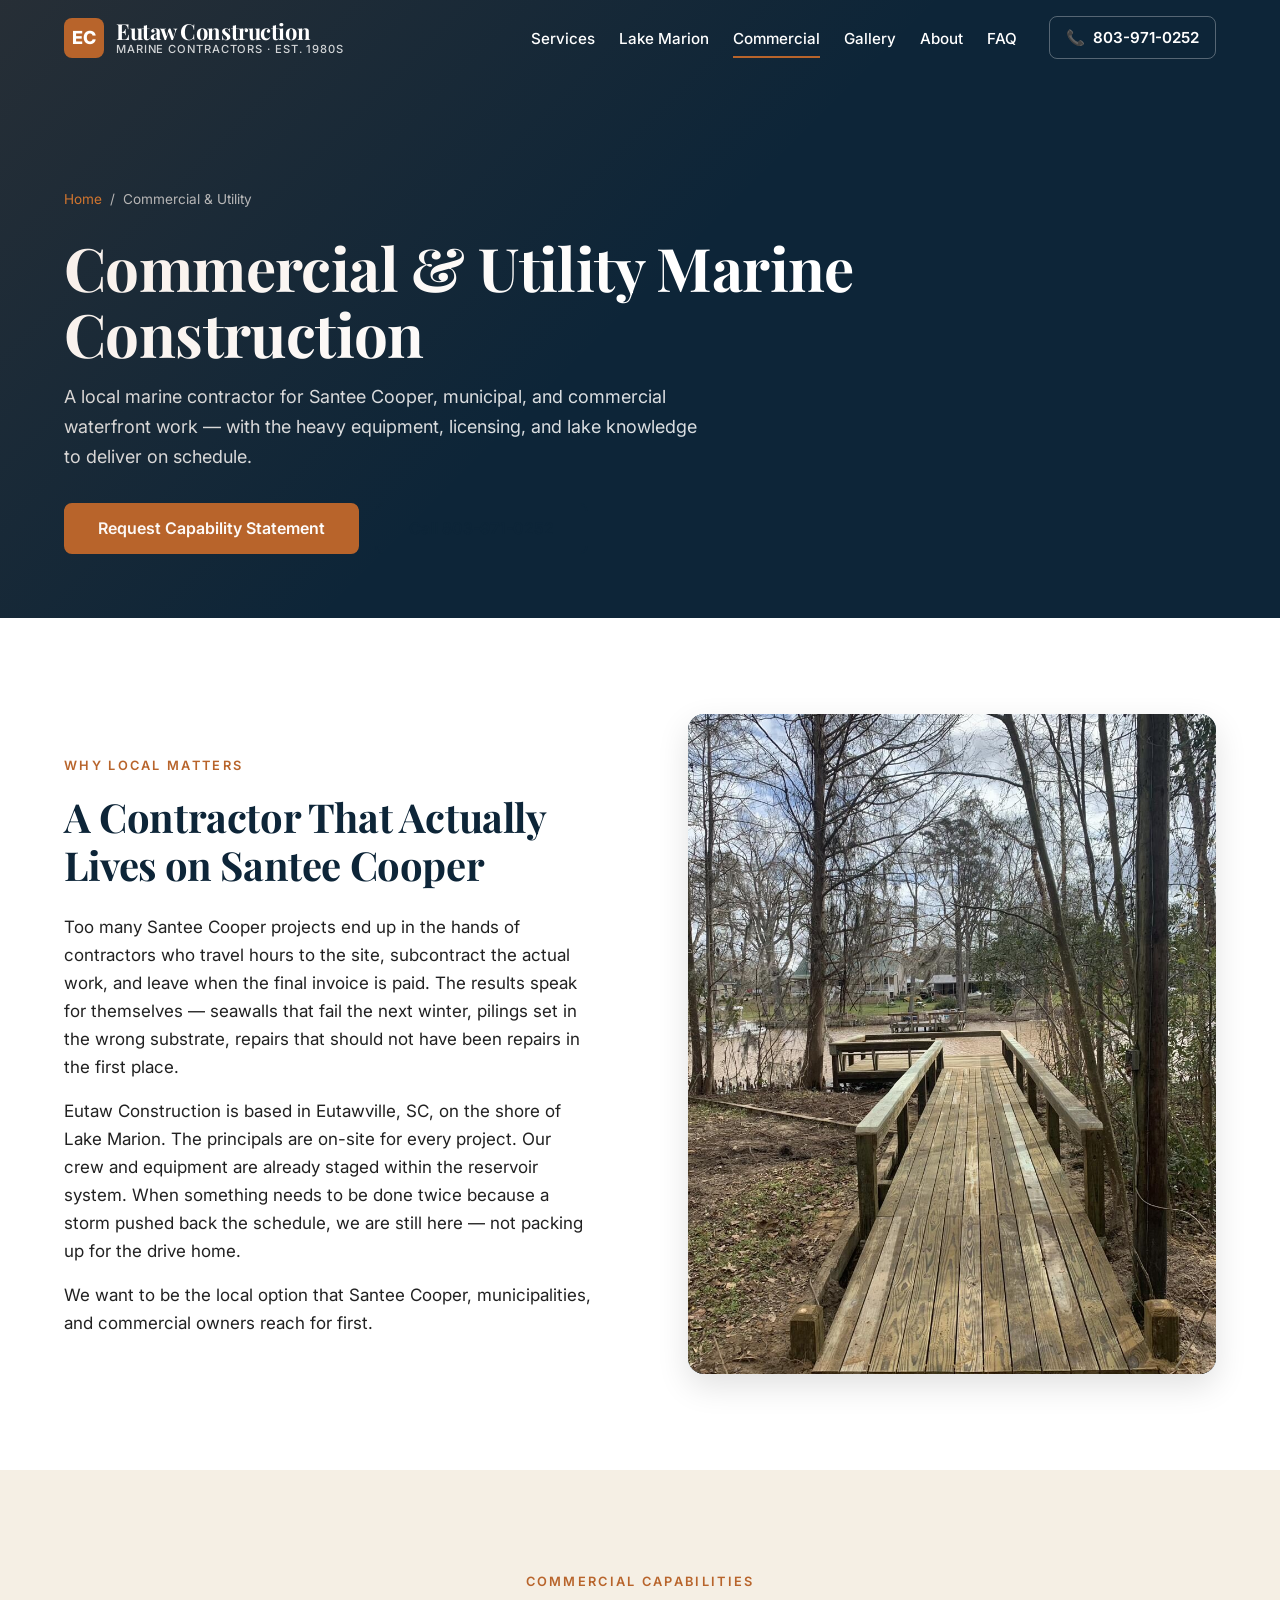
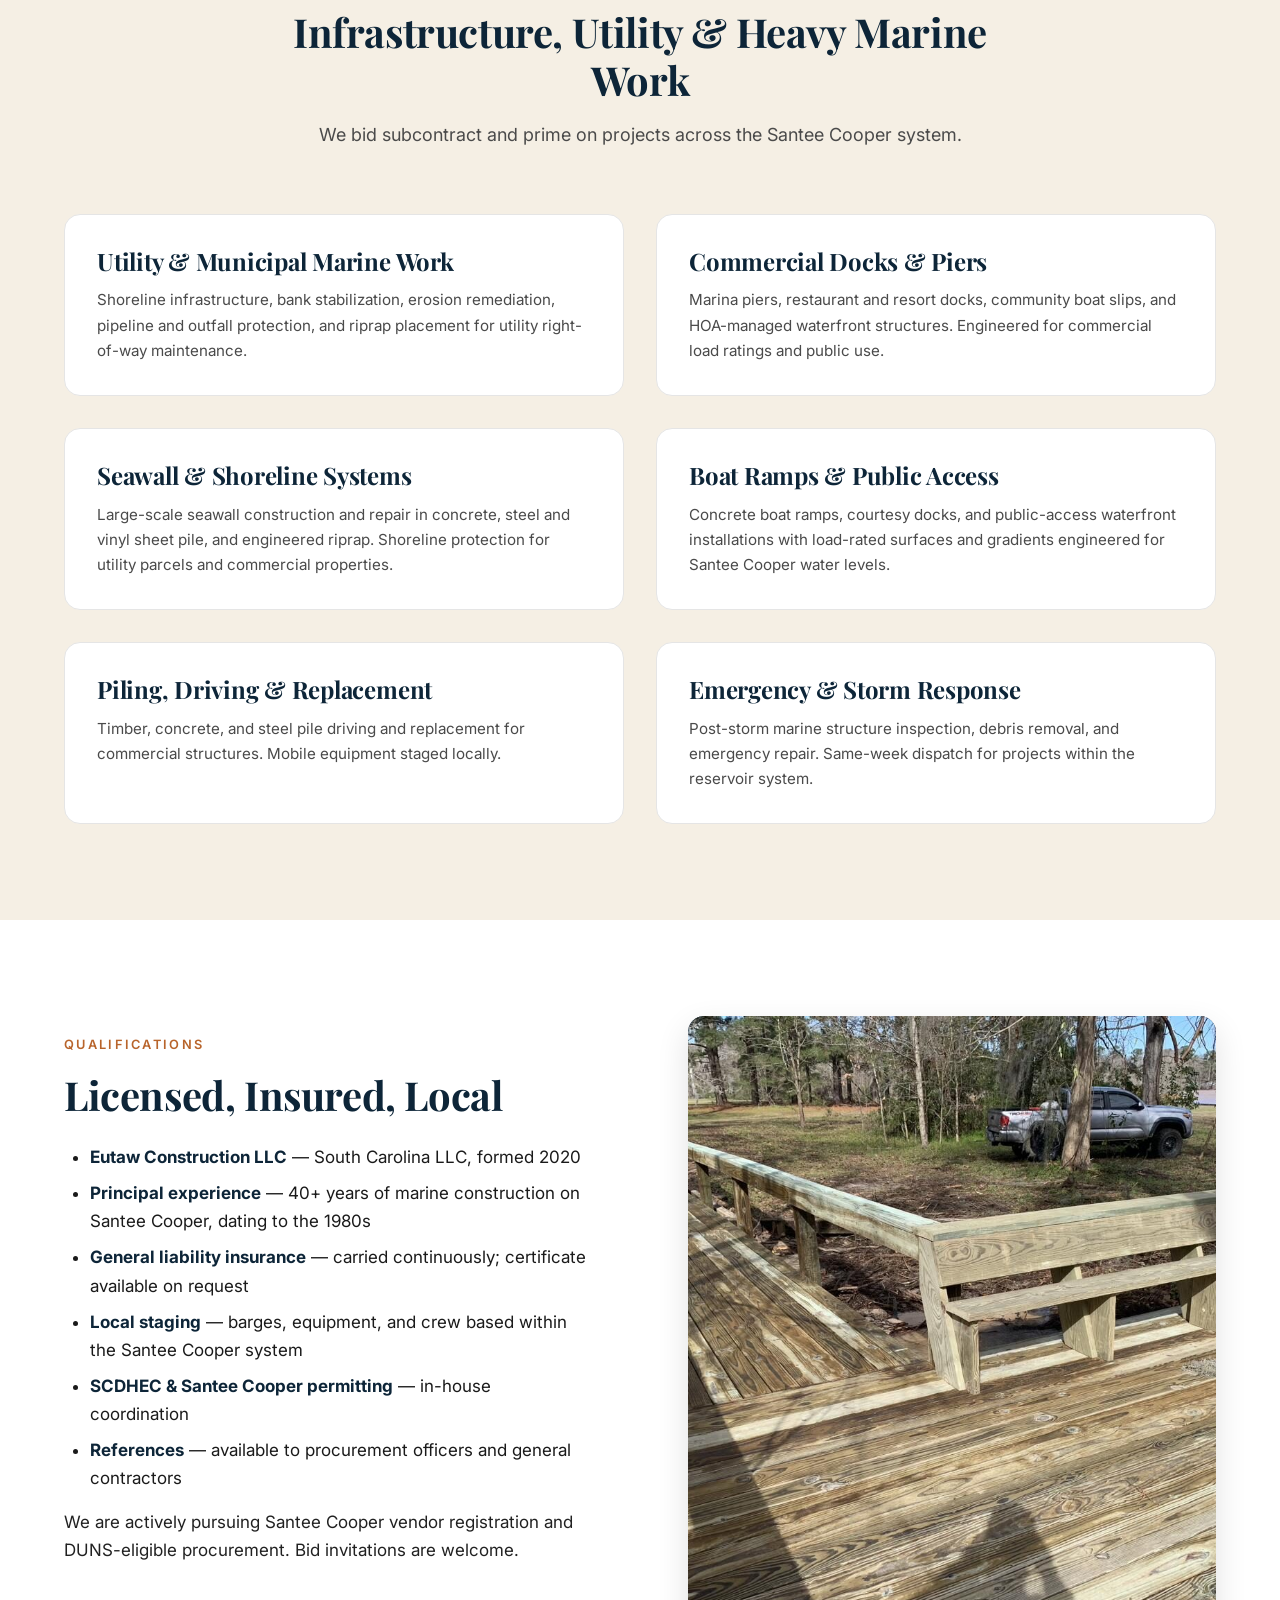
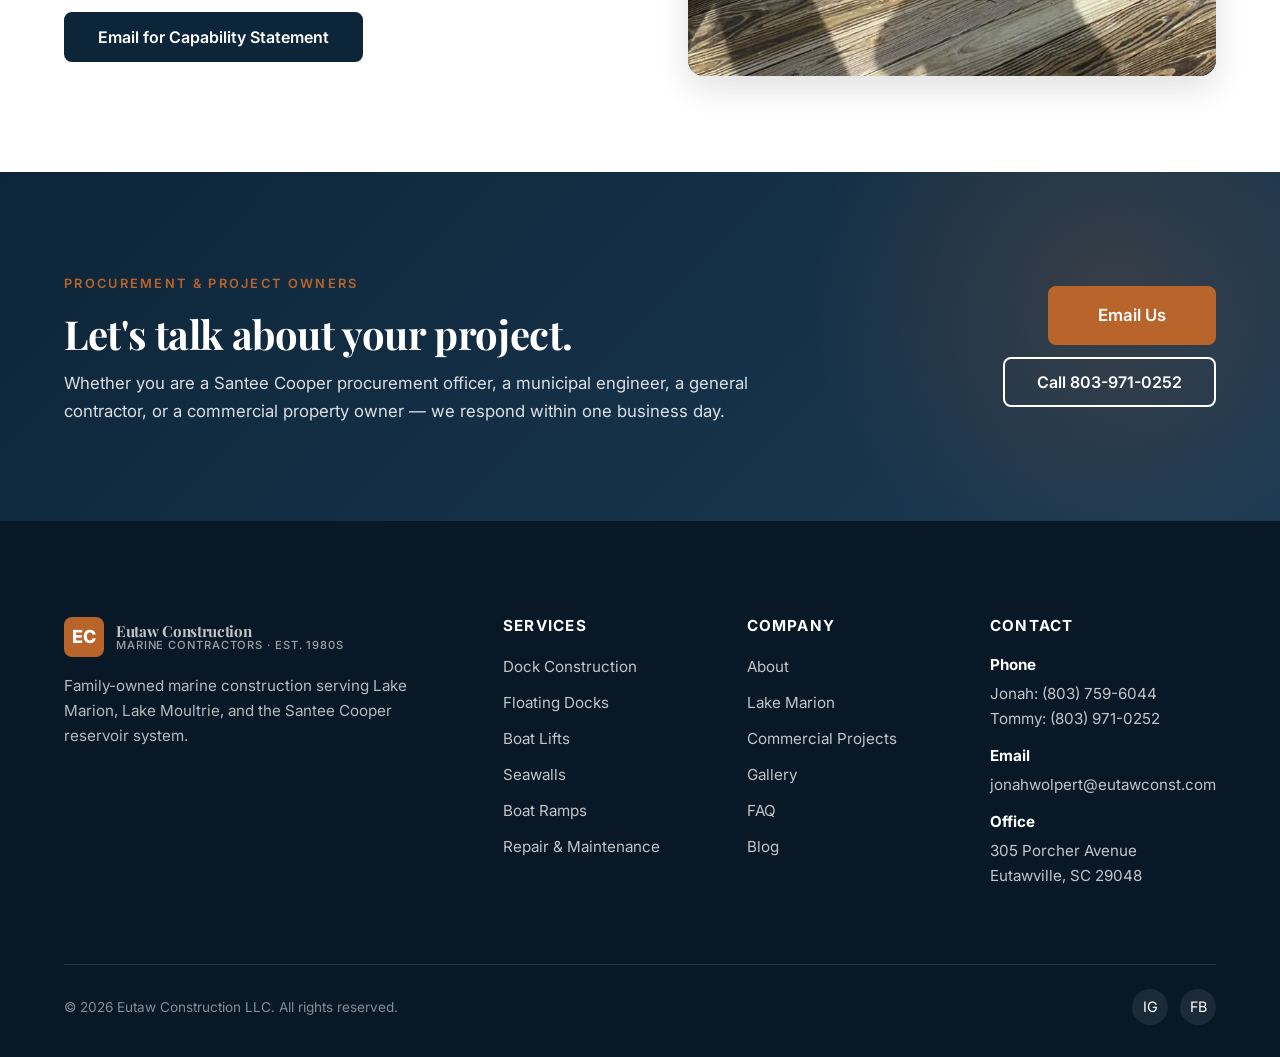
<file: commercial.html>
<!DOCTYPE html>
<html lang="en">
<head>
<meta charset="UTF-8">
<meta name="viewport" content="width=device-width, initial-scale=1.0">
<title>Marine Contractor Santee Cooper SC | Commercial & Utility | Eutaw Construction LLC</title>
<meta name="description" content="Commercial and utility marine contractor serving Santee Cooper, SC. Eutaw Construction LLC handles subcontract, infrastructure, and heavy marine construction across the Santee Cooper system. Call 803-971-0252.">
<meta name="robots" content="index, follow, max-image-preview:large">
<link rel="canonical" href="https://www.eutawconst.com/commercial.html">

<meta property="og:type" content="website">
<meta property="og:title" content="Marine Contractor Santee Cooper SC | Eutaw Construction LLC">
<meta property="og:description" content="Local commercial & utility marine contractor for Santee Cooper projects. Licensed, insured, family-owned, 40+ years on the water.">
<meta property="og:url" content="https://www.eutawconst.com/commercial.html">
<meta property="og:image" content="https://www.eutawconst.com/images/og-commercial.jpg">
<meta property="og:site_name" content="Eutaw Construction LLC">

<meta name="twitter:card" content="summary_large_image">
<meta name="twitter:title" content="Marine Contractor Santee Cooper SC">
<meta name="twitter:description" content="Local commercial and utility marine contractor for Santee Cooper projects.">

<link rel="preconnect" href="https://fonts.googleapis.com">
<link rel="preconnect" href="https://fonts.gstatic.com" crossorigin>
<link href="https://fonts.googleapis.com/css2?family=Inter:wght@400;500;600;700;800&family=Playfair+Display:wght@500;600;700;800&display=swap" rel="stylesheet">
<link rel="stylesheet" href="/css/styles.css">
<link rel="icon" type="image/svg+xml" href="/images/favicon.svg">

<script type="application/ld+json">
{
  "@context": "https://schema.org",
  "@type": "BreadcrumbList",
  "itemListElement": [
    {"@type": "ListItem", "position": 1, "name": "Home", "item": "https://www.eutawconst.com/"},
    {"@type": "ListItem", "position": 2, "name": "Commercial & Utility", "item": "https://www.eutawconst.com/commercial.html"}
  ]
}
</script>
</head>
<body>

<header class="header">
  <div class="header-inner">
    <a href="/" class="logo" aria-label="Eutaw Construction home">
      <span class="logo-mark">EC</span>
      <span class="logo-text">Eutaw Construction<small>Marine Contractors · Est. 1980s</small></span>
    </a>
    <nav class="nav" aria-label="Primary">
      <ul class="nav-list">
        <li><a href='/services'>Services</a></li>
        <li><a href='/lake-marion'>Lake Marion</a></li>
        <li><a href='/commercial'>Commercial</a></li>
        <li><a href='/gallery'>Gallery</a></li>
        <li><a href='/about'>About</a></li>
        <li><a href='/faq'>FAQ</a></li>
      </ul>
      <a href="tel:+18039710252" class="nav-phone"><span>📞</span><span class="nav-phone-label">803-971-0252</span></a>
      <button class="nav-toggle" aria-label="Toggle menu" aria-expanded="false">☰</button>
    </nav>
  </div>
</header>

<section class="page-header">
  <div class="container">
    <nav class="breadcrumbs" aria-label="Breadcrumb">
      <a href="/">Home</a> <span>/</span> <span>Commercial & Utility</span>
    </nav>
    <h1>Commercial & Utility Marine Construction</h1>
    <p class="page-header-subtitle">A local marine contractor for Santee Cooper, municipal, and commercial waterfront work — with the heavy equipment, licensing, and lake knowledge to deliver on schedule.</p>
    <div class="btn-group mt-6">
      <a href="mailto:jonahwolpert@eutawconst.com" class="btn btn-primary">Request Capability Statement</a>
      <a href="tel:+18039710252" class="btn btn-outline">Call 803-971-0252</a>
    </div>
  </div>
</section>

<section class="section">
  <div class="container">
    <div class="feature">
      <div class="feature-content">
        <span class="eyebrow">Why Local Matters</span>
        <h2>A Contractor That Actually Lives on Santee Cooper</h2>
        <p>Too many Santee Cooper projects end up in the hands of contractors who travel hours to the site, subcontract the actual work, and leave when the final invoice is paid. The results speak for themselves — seawalls that fail the next winter, pilings set in the wrong substrate, repairs that should not have been repairs in the first place.</p>
        <p>Eutaw Construction is based in Eutawville, SC, on the shore of Lake Marion. The principals are on-site for every project. Our crew and equipment are already staged within the reservoir system. When something needs to be done twice because a storm pushed back the schedule, we are still here — not packing up for the drive home.</p>
        <p>We want to be the local option that Santee Cooper, municipalities, and commercial owners reach for first.</p>
      </div>
      <div class="feature-media">
        <img src="/images/commercial-boardwalk.jpg" alt="Timber boardwalk built to a park area near the Santee Cooper system, SC" loading="lazy">
      </div>
    </div>
  </div>
</section>

<section class="section section-sand">
  <div class="container">
    <div class="section-intro">
      <span class="eyebrow">Commercial Capabilities</span>
      <h2>Infrastructure, Utility & Heavy Marine Work</h2>
      <p>We bid subcontract and prime on projects across the Santee Cooper system.</p>
    </div>
    <div class="grid grid-2">
      <article class="card">
        <h3>Utility & Municipal Marine Work</h3>
        <p>Shoreline infrastructure, bank stabilization, erosion remediation, pipeline and outfall protection, and riprap placement for utility right-of-way maintenance.</p>
      </article>
      <article class="card">
        <h3>Commercial Docks & Piers</h3>
        <p>Marina piers, restaurant and resort docks, community boat slips, and HOA-managed waterfront structures. Engineered for commercial load ratings and public use.</p>
      </article>
      <article class="card">
        <h3>Seawall & Shoreline Systems</h3>
        <p>Large-scale seawall construction and repair in concrete, steel and vinyl sheet pile, and engineered riprap. Shoreline protection for utility parcels and commercial properties.</p>
      </article>
      <article class="card">
        <h3>Boat Ramps & Public Access</h3>
        <p>Concrete boat ramps, courtesy docks, and public-access waterfront installations with load-rated surfaces and gradients engineered for Santee Cooper water levels.</p>
      </article>
      <article class="card">
        <h3>Piling, Driving & Replacement</h3>
        <p>Timber, concrete, and steel pile driving and replacement for commercial structures. Mobile equipment staged locally.</p>
      </article>
      <article class="card">
        <h3>Emergency & Storm Response</h3>
        <p>Post-storm marine structure inspection, debris removal, and emergency repair. Same-week dispatch for projects within the reservoir system.</p>
      </article>
    </div>
  </div>
</section>

<section class="section">
  <div class="container">
    <div class="feature feature-reverse">
      <div class="feature-content">
        <span class="eyebrow">Qualifications</span>
        <h2>Licensed, Insured, Local</h2>
        <ul>
          <li><strong>Eutaw Construction LLC</strong> — South Carolina LLC, formed 2020</li>
          <li><strong>Principal experience</strong> — 40+ years of marine construction on Santee Cooper, dating to the 1980s</li>
          <li><strong>General liability insurance</strong> — carried continuously; certificate available on request</li>
          <li><strong>Local staging</strong> — barges, equipment, and crew based within the Santee Cooper system</li>
          <li><strong>SCDHEC & Santee Cooper permitting</strong> — in-house coordination</li>
          <li><strong>References</strong> — available to procurement officers and general contractors</li>
        </ul>
        <p>We are actively pursuing Santee Cooper vendor registration and DUNS-eligible procurement. Bid invitations are welcome.</p>
        <a href="mailto:jonahwolpert@eutawconst.com?subject=Capability%20Statement%20Request" class="btn btn-dark mt-6">Email for Capability Statement</a>
      </div>
      <div class="feature-media">
        <img src="/images/commercial-deck.jpg" alt="Large timber deck platform with built-in bench seating, SC" loading="lazy">
      </div>
    </div>
  </div>
</section>

<section class="cta-banner">
  <div class="container">
    <div class="cta-banner-inner">
      <div>
        <span class="eyebrow text-copper">Procurement & Project Owners</span>
        <h2>Let's talk about your project.</h2>
        <p>Whether you are a Santee Cooper procurement officer, a municipal engineer, a general contractor, or a commercial property owner — we respond within one business day.</p>
      </div>
      <div class="cta-banner-actions">
        <a href="mailto:jonahwolpert@eutawconst.com" class="btn btn-primary btn-lg">Email Us</a>
        <a href="tel:+18039710252" class="btn btn-secondary">Call 803-971-0252</a>
      </div>
    </div>
  </div>
</section>

<footer class="footer">
  <div class="container">
    <div class="footer-grid">
      <div class="footer-about">
        <a href="/" class="logo" style="margin-bottom: var(--space-4); display: inline-flex;">
          <span class="logo-mark">EC</span>
          <span class="logo-text">Eutaw Construction<small>Marine Contractors · Est. 1980s</small></span>
        </a>
        <p>Family-owned marine construction serving Lake Marion, Lake Moultrie, and the Santee Cooper reservoir system.</p>
      </div>
      <div>
        <h4>Services</h4>
        <ul>
          <li><a href='/services#docks'>Dock Construction</a></li>
          <li><a href='/services#floating'>Floating Docks</a></li>
          <li><a href='/services#lifts'>Boat Lifts</a></li>
          <li><a href='/services#seawalls'>Seawalls</a></li>
          <li><a href='/services#ramps'>Boat Ramps</a></li>
          <li><a href='/services#repair'>Repair & Maintenance</a></li>
        </ul>
      </div>
      <div>
        <h4>Company</h4>
        <ul>
          <li><a href='/about'>About</a></li>
          <li><a href='/lake-marion'>Lake Marion</a></li>
          <li><a href='/commercial'>Commercial Projects</a></li>
          <li><a href='/gallery'>Gallery</a></li>
          <li><a href='/faq'>FAQ</a></li>
          <li><a href="/blog/">Blog</a></li>
        </ul>
      </div>
      <div>
        <h4>Contact</h4>
        <div class="footer-contact-item"><div><strong>Phone</strong><a href="tel:+18037596044">Jonah: (803) 759-6044</a><br><a href="tel:+18039710252">Tommy: (803) 971-0252</a></div></div>
        <div class="footer-contact-item"><div><strong>Email</strong><a href="mailto:jonahwolpert@eutawconst.com">jonahwolpert@eutawconst.com</a></div></div>
        <div class="footer-contact-item"><div><strong>Office</strong>305 Porcher Avenue<br>Eutawville, SC 29048</div></div>
      </div>
    </div>
    <div class="footer-bottom">
      <div>© <span id="yr">2026</span> Eutaw Construction LLC. All rights reserved.</div>
      <div class="footer-social">
        <a href="https://www.instagram.com/eutawconstruction/" aria-label="Instagram" target="_blank" rel="noopener">IG</a>
        <a href="https://www.facebook.com/eutawconstruction/" aria-label="Facebook" target="_blank" rel="noopener">FB</a>
      </div>
    </div>
  </div>
</footer>

<script src="/js/main.js"></script>
<script>document.getElementById('yr').textContent = new Date().getFullYear();</script>
</body>
</html>
</file>
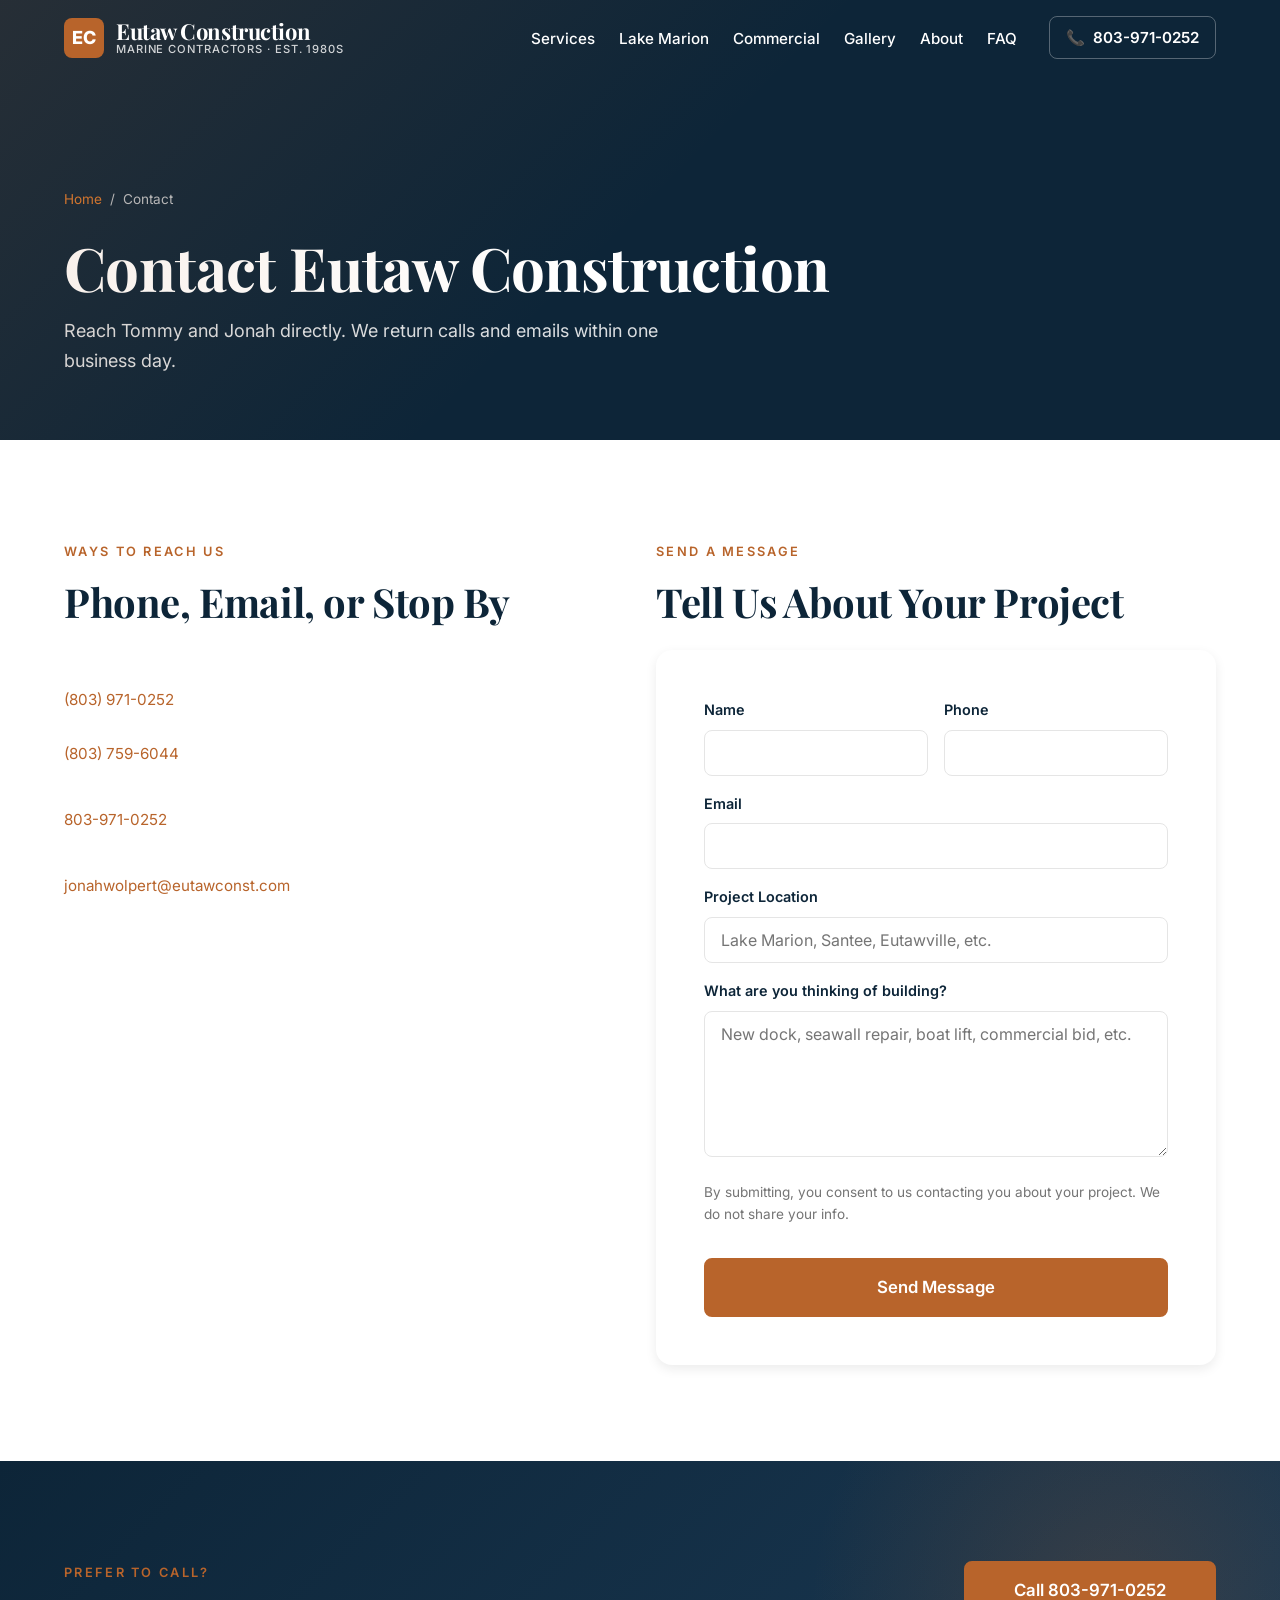
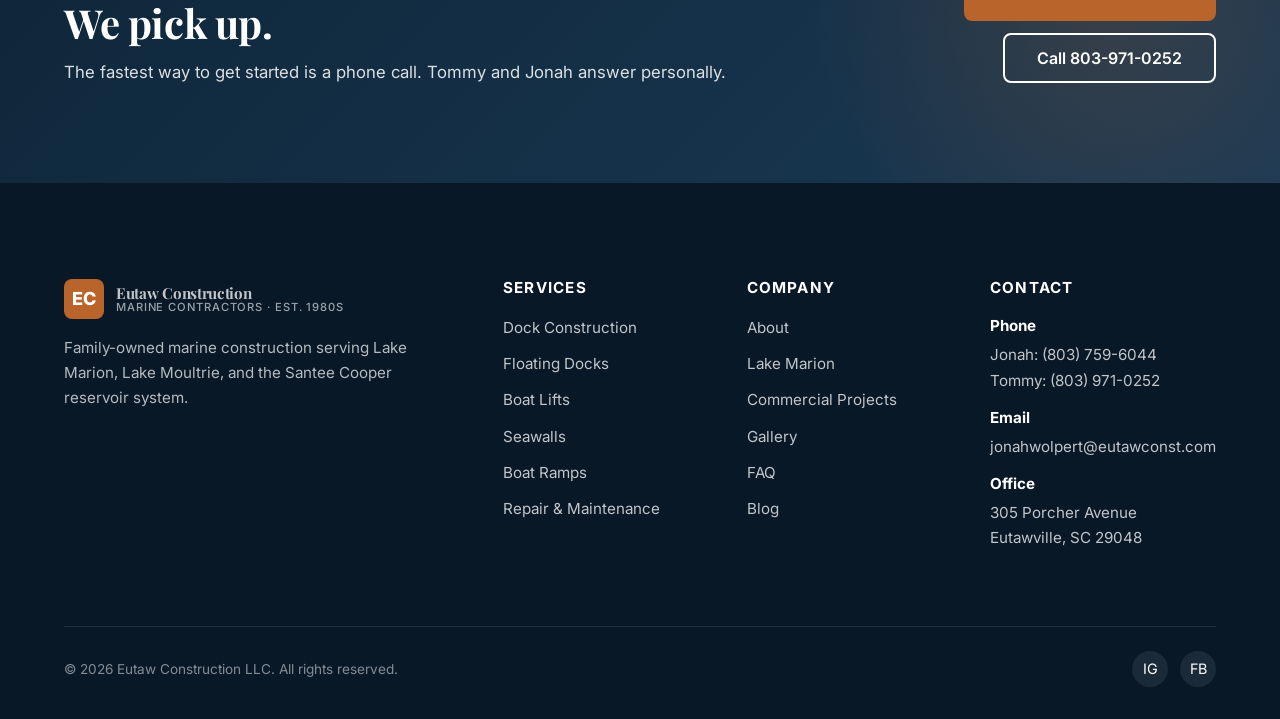
<file: contact.html>
<!DOCTYPE html>
<html lang="en">
<head>
<meta charset="UTF-8">
<meta name="viewport" content="width=device-width, initial-scale=1.0">
<title>Contact Eutaw Construction LLC | Eutawville SC | 803-971-0252</title>
<meta name="description" content="Contact Eutaw Construction LLC — family-owned marine contractor in Eutawville, SC. Call 803-971-0252, email jonahwolpert@eutawconst.com, or visit 305 Porcher Avenue.">
<meta name="robots" content="index, follow, max-image-preview:large">
<link rel="canonical" href="https://www.eutawconst.com/contact.html">

<meta property="og:type" content="website">
<meta property="og:title" content="Contact Eutaw Construction LLC | Eutawville SC">
<meta property="og:description" content="Call 803-971-0252 or email jonahwolpert@eutawconst.com. Based in Eutawville, SC.">
<meta property="og:url" content="https://www.eutawconst.com/contact.html">
<meta property="og:image" content="https://www.eutawconst.com/images/og-contact.jpg">
<meta property="og:site_name" content="Eutaw Construction LLC">

<meta name="twitter:card" content="summary_large_image">

<link rel="preconnect" href="https://fonts.googleapis.com">
<link rel="preconnect" href="https://fonts.gstatic.com" crossorigin>
<link href="https://fonts.googleapis.com/css2?family=Inter:wght@400;500;600;700;800&family=Playfair+Display:wght@500;600;700;800&display=swap" rel="stylesheet">
<link rel="stylesheet" href="/css/styles.css">
<link rel="icon" type="image/svg+xml" href="/images/favicon.svg">

<script type="application/ld+json">
{
  "@context": "https://schema.org",
  "@type": "ContactPage",
  "url": "https://www.eutawconst.com/contact.html",
  "mainEntity": {"@id": "https://www.eutawconst.com/#business"}
}
</script>
</head>
<body>

<header class="header">
  <div class="header-inner">
    <a href="/" class="logo" aria-label="Eutaw Construction home">
      <span class="logo-mark">EC</span>
      <span class="logo-text">Eutaw Construction<small>Marine Contractors · Est. 1980s</small></span>
    </a>
    <nav class="nav" aria-label="Primary">
      <ul class="nav-list">
        <li><a href="/services.html">Services</a></li>
        <li><a href="/lake-marion.html">Lake Marion</a></li>
        <li><a href="/commercial.html">Commercial</a></li>
        <li><a href="/gallery.html">Gallery</a></li>
        <li><a href="/about.html">About</a></li>
        <li><a href="/faq.html">FAQ</a></li>
      </ul>
      <a href="tel:+18039710252" class="nav-phone"><span>📞</span><span class="nav-phone-label">803-971-0252</span></a>
      <button class="nav-toggle" aria-label="Toggle menu" aria-expanded="false">☰</button>
    </nav>
  </div>
</header>

<section class="page-header">
  <div class="container">
    <nav class="breadcrumbs" aria-label="Breadcrumb">
      <a href="/">Home</a> <span>/</span> <span>Contact</span>
    </nav>
    <h1>Contact Eutaw Construction</h1>
    <p class="page-header-subtitle">Reach Tommy and Jonah directly. We return calls and emails within one business day.</p>
  </div>
</section>

<section class="section">
  <div class="container">
    <div class="grid grid-2">
      <div>
        <span class="eyebrow">Ways to Reach Us</span>
        <h2>Phone, Email, or Stop By</h2>
        <div class="footer-contact-item mt-6"><div><strong>Tommy Wolpert</strong><a href="tel:+18039710252">(803) 971-0252</a><br><strong>Jonah Wolpert</strong><a href="tel:+18037596044">(803) 759-6044</a></div></div>
        <div class="footer-contact-item"><div><strong>Tommy Wolpert</strong><a href="tel:+18039710252">803-971-0252</a></div></div>
        <div class="footer-contact-item"><div><strong>Email</strong><a href="mailto:jonahwolpert@eutawconst.com">jonahwolpert@eutawconst.com</a></div></div>
        <div class="footer-contact-item"><div><strong>Office</strong>305 Porcher Avenue<br>Eutawville, SC 29048</div></div>
        <div class="footer-contact-item"><div><strong>Hours</strong>Monday – Friday, 8:00 AM – 5:00 PM<br>After-hours calls returned the next business morning.</div></div>
        <div class="footer-contact-item"><div><strong>Service Area</strong>Lake Marion, Lake Moultrie, and the Santee Cooper reservoir system across Orangeburg, Clarendon, Calhoun, Sumter, and Berkeley counties.</div></div>
      </div>
      <div>
        <span class="eyebrow">Send a Message</span>
        <h2>Tell Us About Your Project</h2>
        <form class="form" action="https://formspree.io/f/mdaydlko" method="POST">
          <div class="form-row">
            <div class="form-group">
              <label for="name">Name</label>
              <input type="text" id="name" name="name" required autocomplete="name">
            </div>
            <div class="form-group">
              <label for="phone">Phone</label>
              <input type="tel" id="phone" name="phone" autocomplete="tel">
            </div>
          </div>
          <div class="form-group">
            <label for="email">Email</label>
            <input type="email" id="email" name="email" required autocomplete="email">
          </div>
          <div class="form-group">
            <label for="location">Project Location</label>
            <input type="text" id="location" name="location" placeholder="Lake Marion, Santee, Eutawville, etc.">
          </div>
          <div class="form-group">
            <label for="message">What are you thinking of building?</label>
            <textarea id="message" name="message" rows="6" required placeholder="New dock, seawall repair, boat lift, commercial bid, etc."></textarea>
          </div>
          <p class="form-note">By submitting, you consent to us contacting you about your project. We do not share your info.</p>
          <button type="submit" class="btn btn-primary btn-lg">Send Message</button>
        </form>
      </div>
    </div>
  </div>
</section>

<section class="cta-banner">
  <div class="container">
    <div class="cta-banner-inner">
      <div>
        <span class="eyebrow text-copper">Prefer to Call?</span>
        <h2>We pick up.</h2>
        <p>The fastest way to get started is a phone call. Tommy and Jonah answer personally.</p>
      </div>
      <div class="cta-banner-actions">
        <a href="tel:+18039710252" class="btn btn-primary btn-lg">Call 803-971-0252</a>
        <a href="tel:+18039710252" class="btn btn-secondary">Call 803-971-0252</a>
      </div>
    </div>
  </div>
</section>

<footer class="footer">
  <div class="container">
    <div class="footer-grid">
      <div class="footer-about">
        <a href="/" class="logo" style="margin-bottom: var(--space-4); display: inline-flex;">
          <span class="logo-mark">EC</span>
          <span class="logo-text">Eutaw Construction<small>Marine Contractors · Est. 1980s</small></span>
        </a>
        <p>Family-owned marine construction serving Lake Marion, Lake Moultrie, and the Santee Cooper reservoir system.</p>
      </div>
      <div>
        <h4>Services</h4>
        <ul>
          <li><a href="/services.html#docks">Dock Construction</a></li>
          <li><a href="/services.html#floating">Floating Docks</a></li>
          <li><a href="/services.html#lifts">Boat Lifts</a></li>
          <li><a href="/services.html#seawalls">Seawalls</a></li>
          <li><a href="/services.html#ramps">Boat Ramps</a></li>
          <li><a href="/services.html#repair">Repair & Maintenance</a></li>
        </ul>
      </div>
      <div>
        <h4>Company</h4>
        <ul>
          <li><a href="/about.html">About</a></li>
          <li><a href="/lake-marion.html">Lake Marion</a></li>
          <li><a href="/commercial.html">Commercial Projects</a></li>
          <li><a href="/gallery.html">Gallery</a></li>
          <li><a href="/faq.html">FAQ</a></li>
          <li><a href="/blog/">Blog</a></li>
        </ul>
      </div>
      <div>
        <h4>Contact</h4>
        <div class="footer-contact-item"><div><strong>Phone</strong><a href="tel:+18037596044">Jonah: (803) 759-6044</a><br><a href="tel:+18039710252">Tommy: (803) 971-0252</a></div></div>
        <div class="footer-contact-item"><div><strong>Email</strong><a href="mailto:jonahwolpert@eutawconst.com">jonahwolpert@eutawconst.com</a></div></div>
        <div class="footer-contact-item"><div><strong>Office</strong>305 Porcher Avenue<br>Eutawville, SC 29048</div></div>
      </div>
    </div>
    <div class="footer-bottom">
      <div>© <span id="yr">2026</span> Eutaw Construction LLC. All rights reserved.</div>
      <div class="footer-social">
        <a href="https://www.instagram.com/eutawconstruction/" aria-label="Instagram" target="_blank" rel="noopener">IG</a>
        <a href="https://www.facebook.com/eutawconstruction/" aria-label="Facebook" target="_blank" rel="noopener">FB</a>
      </div>
    </div>
  </div>
</footer>

<script src="/js/main.js"></script>
<script>document.getElementById('yr').textContent = new Date().getFullYear();</script>
</body>
</html>
</file>
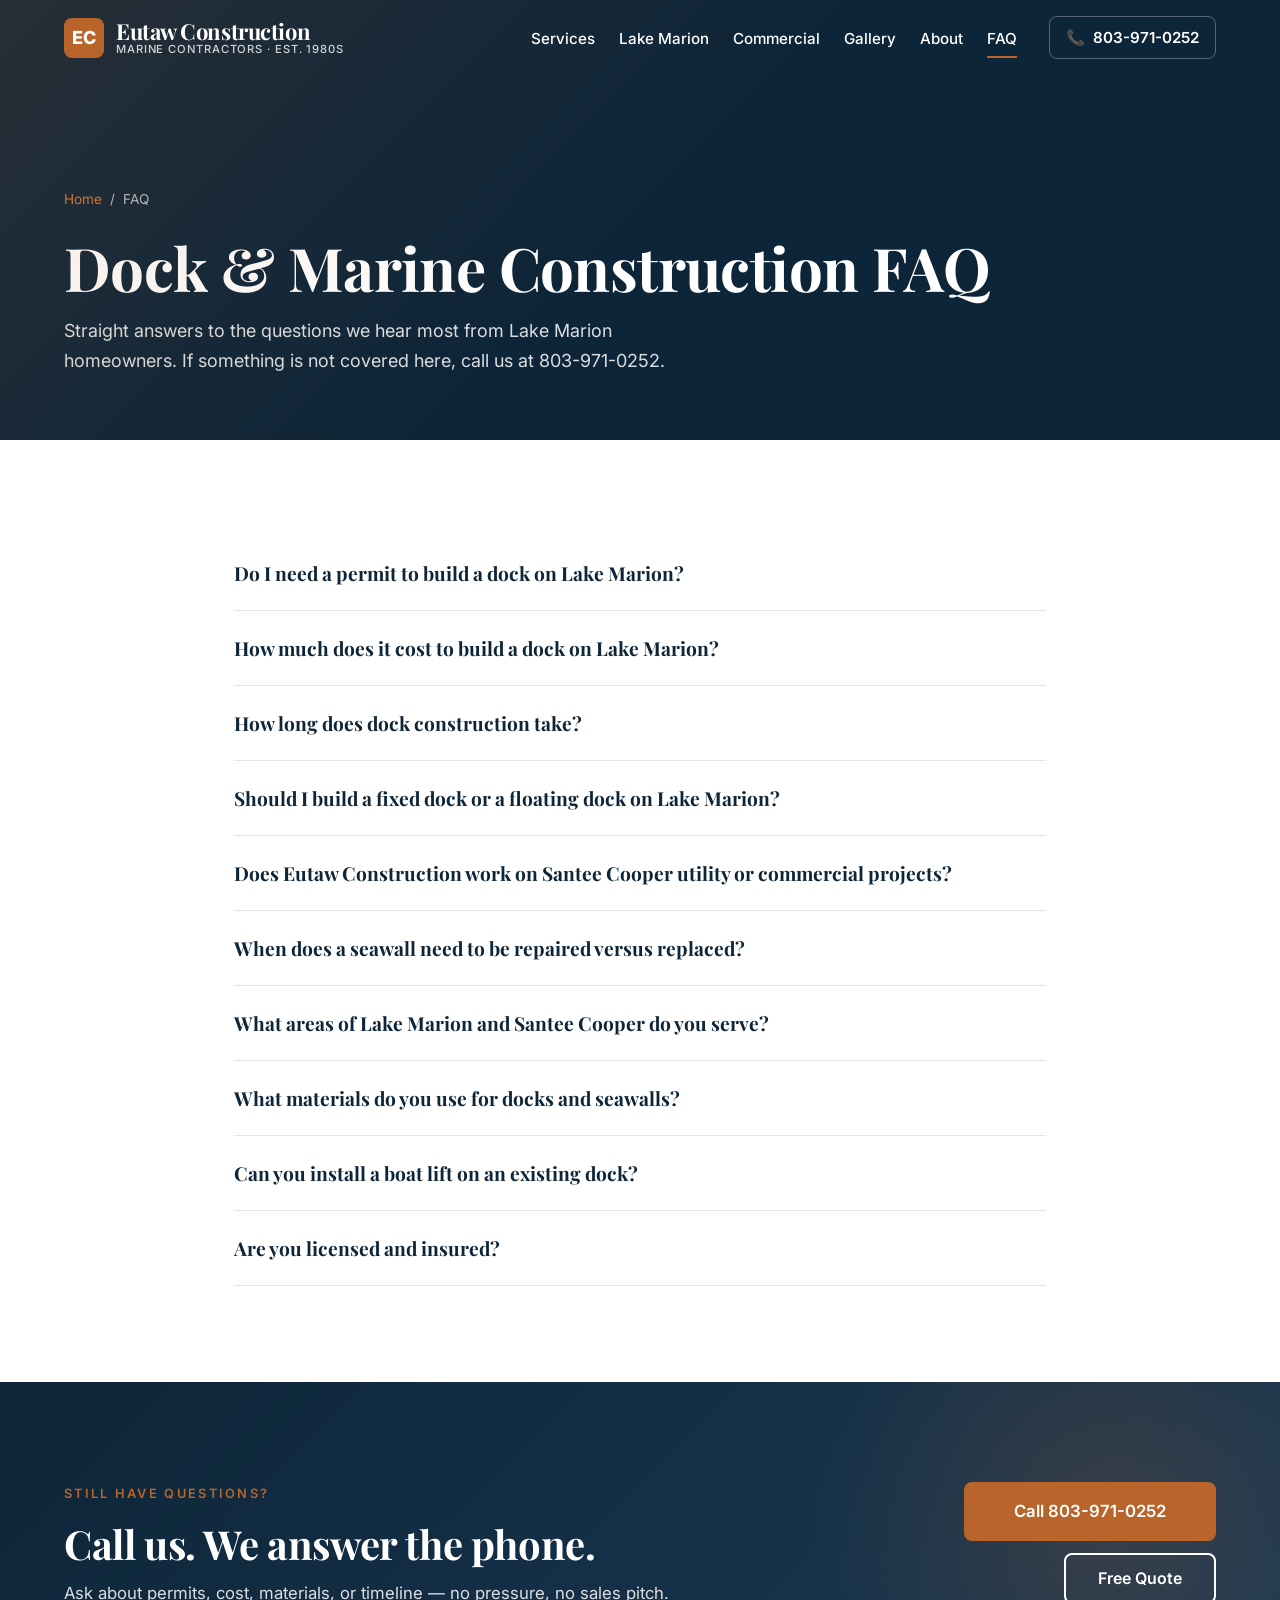
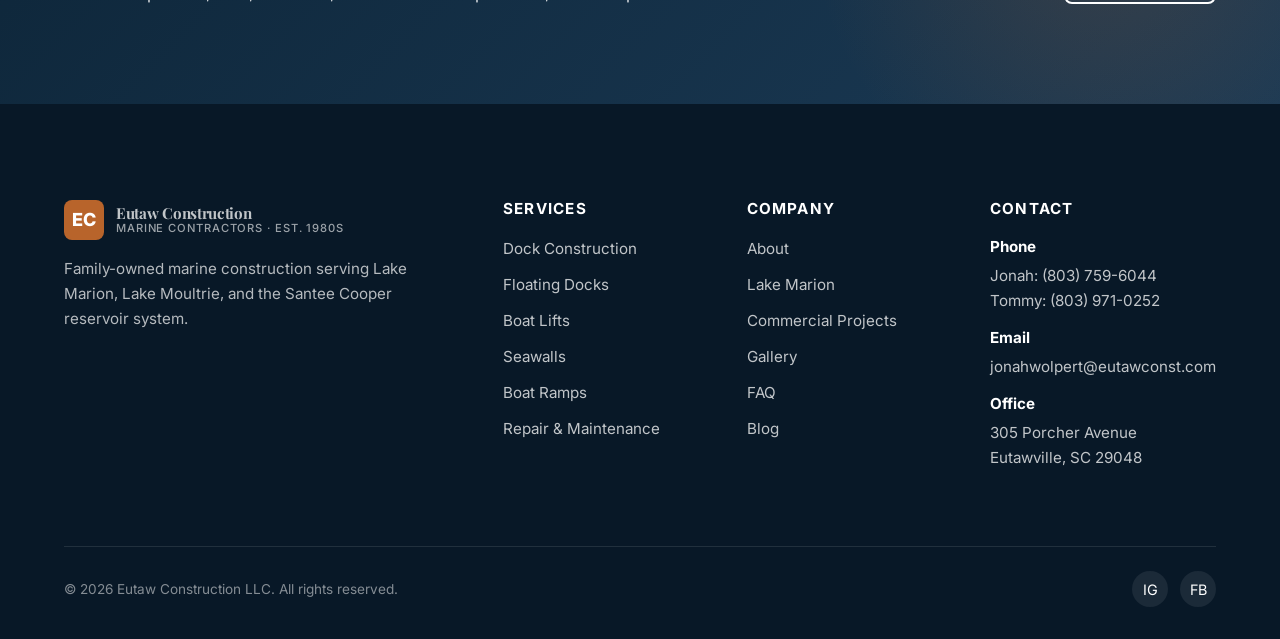
<file: faq.html>
<!DOCTYPE html>
<html lang="en">
<head>
<meta charset="UTF-8">
<meta name="viewport" content="width=device-width, initial-scale=1.0">
<title>Lake Marion Dock & Marine Construction FAQ | Eutaw Construction LLC</title>
<meta name="description" content="Answers to the most common questions about building a dock on Lake Marion — permits, cost, timing, materials, and seawall work. Eutaw Construction LLC, 803-971-0252.">
<meta name="robots" content="index, follow, max-image-preview:large">
<link rel="canonical" href="https://www.eutawconst.com/faq.html">

<meta property="og:type" content="website">
<meta property="og:title" content="Dock & Marine Construction FAQ | Eutaw Construction LLC">
<meta property="og:description" content="Permits, cost, timing, and materials — answered by Lake Marion's local marine contractor.">
<meta property="og:url" content="https://www.eutawconst.com/faq.html">
<meta property="og:image" content="https://www.eutawconst.com/images/og-faq.jpg">
<meta property="og:site_name" content="Eutaw Construction LLC">

<meta name="twitter:card" content="summary_large_image">

<link rel="preconnect" href="https://fonts.googleapis.com">
<link rel="preconnect" href="https://fonts.gstatic.com" crossorigin>
<link href="https://fonts.googleapis.com/css2?family=Inter:wght@400;500;600;700;800&family=Playfair+Display:wght@500;600;700;800&display=swap" rel="stylesheet">
<link rel="stylesheet" href="/css/styles.css">
<link rel="icon" type="image/svg+xml" href="/images/favicon.svg">

<script type="application/ld+json">
{
  "@context": "https://schema.org",
  "@type": "BreadcrumbList",
  "itemListElement": [
    {"@type": "ListItem", "position": 1, "name": "Home", "item": "https://www.eutawconst.com/"},
    {"@type": "ListItem", "position": 2, "name": "FAQ", "item": "https://www.eutawconst.com/faq.html"}
  ]
}
</script>
<script type="application/ld+json">
{
  "@context": "https://schema.org",
  "@type": "FAQPage",
  "mainEntity": [
    {
      "@type": "Question",
      "name": "Do I need a permit to build a dock on Lake Marion?",
      "acceptedAnswer": {"@type": "Answer", "text": "Yes. Every new dock, seawall, boat lift, or ramp on Lake Marion requires permits — typically both a SCDHEC Critical Area / Navigable Waters permit and approval from Santee Cooper as the reservoir operator. We prepare the drawings, measurements, and agency paperwork for you and submit the package on your behalf for most residential projects."}
    },
    {
      "@type": "Question",
      "name": "How much does it cost to build a dock on Lake Marion?",
      "acceptedAnswer": {"@type": "Answer", "text": "Cost depends on length, water depth, materials, whether it's fixed or floating, and whether it includes a boat lift or cover. A modest single-slip residential dock on Lake Marion typically runs in the tens of thousands of dollars, while large piling docks with covered slips can run significantly higher. We visit your property and provide a free written quote specific to your site."}
    },
    {
      "@type": "Question",
      "name": "How long does dock construction take?",
      "acceptedAnswer": {"@type": "Answer", "text": "From signed contract to finished dock, plan on 6–12 weeks for a typical residential dock on Lake Marion. Permitting through SCDHEC and Santee Cooper generally takes 3–6 weeks, and construction itself runs 1–3 weeks depending on complexity and weather. Larger commercial projects take longer."}
    },
    {
      "@type": "Question",
      "name": "Should I build a fixed dock or a floating dock on Lake Marion?",
      "acceptedAnswer": {"@type": "Answer", "text": "Floating docks are usually the better choice on Lake Marion because Santee Cooper manages water levels — the lake rises and falls several feet per season. A floating dock stays level with the water. Fixed piling docks make sense where water depth is very consistent, bottom conditions are stable, and a traditional pier look is preferred. We will recommend the right option after walking your shoreline."}
    },
    {
      "@type": "Question",
      "name": "Does Eutaw Construction work on Santee Cooper utility or commercial projects?",
      "acceptedAnswer": {"@type": "Answer", "text": "Yes. We bid on commercial, municipal, and Santee Cooper utility marine construction projects across the reservoir system. Our base in Eutawville, local crew, and 40+ years of experience on these lakes make us a practical local alternative to out-of-town contractors."}
    },
    {
      "@type": "Question",
      "name": "When does a seawall need to be repaired versus replaced?",
      "acceptedAnswer": {"@type": "Answer", "text": "Minor cracking, tie-back rust, or small section failures can often be repaired. Seawalls showing bulging, shifting, significant loss of backfill, or widespread cracking usually need full replacement — anything short of that just delays the inevitable. We inspect the wall on site and give you an honest recommendation, not an upsell."}
    },
    {
      "@type": "Question",
      "name": "What areas of Lake Marion and Santee Cooper do you serve?",
      "acceptedAnswer": {"@type": "Answer", "text": "We regularly work on Lake Marion, Lake Moultrie, and the Santee Cooper system across Orangeburg, Clarendon, Calhoun, Sumter, and Berkeley counties — including Eutawville, Santee, Summerton, Manning, Holly Hill, St. Matthews, Pineville, Cross, Bonneau, and Moncks Corner."}
    },
    {
      "@type": "Question",
      "name": "What materials do you use for docks and seawalls?",
      "acceptedAnswer": {"@type": "Answer", "text": "We use pressure-treated marine lumber, composite decking where requested, galvanized and stainless hardware, marine-grade concrete, vinyl sheet pile, and engineered riprap. Material selection depends on your budget, exposure, and how long you want the structure to last. We will walk you through the tradeoffs before any order goes in."}
    },
    {
      "@type": "Question",
      "name": "Can you install a boat lift on an existing dock?",
      "acceptedAnswer": {"@type": "Answer", "text": "Usually, yes — if the existing dock is structurally sound and the slip geometry works. We inspect the dock first, confirm the pilings can support the lift load, and recommend either a dock-mounted or independent-pile lift sized for your boat. If the existing dock is not rated for a lift, we will tell you rather than install something that will fail."}
    },
    {
      "@type": "Question",
      "name": "Are you licensed and insured?",
      "acceptedAnswer": {"@type": "Answer", "text": "Yes. Eutaw Construction LLC is a registered South Carolina limited liability company and carries general liability insurance. Certificates of insurance are available on request for commercial clients, general contractors, and procurement officers."}
    }
  ]
}
</script>
</head>
<body>

<header class="header">
  <div class="header-inner">
    <a href="/" class="logo" aria-label="Eutaw Construction home">
      <span class="logo-mark">EC</span>
      <span class="logo-text">Eutaw Construction<small>Marine Contractors · Est. 1980s</small></span>
    </a>
    <nav class="nav" aria-label="Primary">
      <ul class="nav-list">
        <li><a href="/services.html">Services</a></li>
        <li><a href="/lake-marion.html">Lake Marion</a></li>
        <li><a href="/commercial.html">Commercial</a></li>
        <li><a href="/gallery.html">Gallery</a></li>
        <li><a href="/about.html">About</a></li>
        <li><a href="/faq.html">FAQ</a></li>
      </ul>
      <a href="tel:+18039710252" class="nav-phone"><span>📞</span><span class="nav-phone-label">803-971-0252</span></a>
      <button class="nav-toggle" aria-label="Toggle menu" aria-expanded="false">☰</button>
    </nav>
  </div>
</header>

<section class="page-header">
  <div class="container">
    <nav class="breadcrumbs" aria-label="Breadcrumb">
      <a href="/">Home</a> <span>/</span> <span>FAQ</span>
    </nav>
    <h1>Dock & Marine Construction FAQ</h1>
    <p class="page-header-subtitle">Straight answers to the questions we hear most from Lake Marion homeowners. If something is not covered here, call us at 803-971-0252.</p>
  </div>
</section>

<section class="section">
  <div class="container" style="max-width: 860px;">
    <div class="faq-list">
      <div class="faq-item">
        <button class="faq-question" aria-expanded="false">Do I need a permit to build a dock on Lake Marion?</button>
        <div class="faq-answer"><p>Yes. Every new dock, seawall, boat lift, or ramp on Lake Marion requires permits — typically both a <strong>SCDHEC Critical Area / Navigable Waters permit</strong> and approval from <strong>Santee Cooper</strong> as the reservoir operator. We prepare the drawings, measurements, and agency paperwork for you and submit the package on your behalf for most residential projects.</p></div>
      </div>

      <div class="faq-item">
        <button class="faq-question" aria-expanded="false">How much does it cost to build a dock on Lake Marion?</button>
        <div class="faq-answer"><p>Cost depends on length, water depth, materials, whether it is fixed or floating, and whether it includes a boat lift or cover. A modest single-slip residential dock on Lake Marion typically runs in the tens of thousands of dollars, while large piling docks with covered slips can run significantly higher. We visit your property and provide a free written quote specific to your site.</p></div>
      </div>

      <div class="faq-item">
        <button class="faq-question" aria-expanded="false">How long does dock construction take?</button>
        <div class="faq-answer"><p>From signed contract to finished dock, plan on <strong>6–12 weeks</strong> for a typical residential dock. Permitting through SCDHEC and Santee Cooper generally takes 3–6 weeks, and construction itself runs 1–3 weeks depending on complexity and weather. Larger commercial projects take longer.</p></div>
      </div>

      <div class="faq-item">
        <button class="faq-question" aria-expanded="false">Should I build a fixed dock or a floating dock on Lake Marion?</button>
        <div class="faq-answer"><p>Floating docks are usually the better choice on Lake Marion because Santee Cooper manages water levels — the lake rises and falls several feet per season. A floating dock stays level with the water. Fixed piling docks make sense where water depth is very consistent, bottom conditions are stable, and a traditional pier look is preferred. We will recommend the right option after walking your shoreline.</p></div>
      </div>

      <div class="faq-item">
        <button class="faq-question" aria-expanded="false">Does Eutaw Construction work on Santee Cooper utility or commercial projects?</button>
        <div class="faq-answer"><p>Yes. We bid on commercial, municipal, and Santee Cooper utility marine construction projects across the reservoir system. Our base in Eutawville, local crew, and 40+ years of experience on these lakes make us a practical local alternative to out-of-town contractors. See our <a href="/commercial.html">Commercial &amp; Utility page</a>.</p></div>
      </div>

      <div class="faq-item">
        <button class="faq-question" aria-expanded="false">When does a seawall need to be repaired versus replaced?</button>
        <div class="faq-answer"><p>Minor cracking, tie-back rust, or small section failures can often be repaired. Seawalls showing <strong>bulging, shifting, significant loss of backfill, or widespread cracking</strong> usually need full replacement — anything short of that just delays the inevitable. We inspect the wall on site and give you an honest recommendation, not an upsell.</p></div>
      </div>

      <div class="faq-item">
        <button class="faq-question" aria-expanded="false">What areas of Lake Marion and Santee Cooper do you serve?</button>
        <div class="faq-answer"><p>We regularly work on Lake Marion, Lake Moultrie, and the Santee Cooper system across <strong>Orangeburg, Clarendon, Calhoun, Sumter, and Berkeley counties</strong> — including Eutawville, Santee, Summerton, Manning, Holly Hill, St. Matthews, Pineville, Cross, Bonneau, and Moncks Corner.</p></div>
      </div>

      <div class="faq-item">
        <button class="faq-question" aria-expanded="false">What materials do you use for docks and seawalls?</button>
        <div class="faq-answer"><p>Pressure-treated marine lumber, composite decking where requested, galvanized and stainless hardware, marine-grade concrete, vinyl sheet pile, and engineered riprap. Material selection depends on your budget, exposure, and how long you want the structure to last.</p></div>
      </div>

      <div class="faq-item">
        <button class="faq-question" aria-expanded="false">Can you install a boat lift on an existing dock?</button>
        <div class="faq-answer"><p>Usually yes — if the existing dock is structurally sound and the slip geometry works. We inspect the dock first, confirm the pilings can support the lift load, and recommend either a dock-mounted or independent-pile lift sized for your boat. If the existing dock is not rated for a lift, we will tell you.</p></div>
      </div>

      <div class="faq-item">
        <button class="faq-question" aria-expanded="false">Are you licensed and insured?</button>
        <div class="faq-answer"><p>Yes. Eutaw Construction LLC is a registered South Carolina limited liability company and carries general liability insurance. Certificates of insurance are available on request for commercial clients, general contractors, and procurement officers.</p></div>
      </div>
    </div>
  </div>
</section>

<section class="cta-banner">
  <div class="container">
    <div class="cta-banner-inner">
      <div>
        <span class="eyebrow text-copper">Still have questions?</span>
        <h2>Call us. We answer the phone.</h2>
        <p>Ask about permits, cost, materials, or timeline — no pressure, no sales pitch.</p>
      </div>
      <div class="cta-banner-actions">
        <a href="tel:+18039710252" class="btn btn-primary btn-lg">Call 803-971-0252</a>
        <a href="/quote.html" class="btn btn-secondary">Free Quote</a>
      </div>
    </div>
  </div>
</section>

<footer class="footer">
  <div class="container">
    <div class="footer-grid">
      <div class="footer-about">
        <a href="/" class="logo" style="margin-bottom: var(--space-4); display: inline-flex;">
          <span class="logo-mark">EC</span>
          <span class="logo-text">Eutaw Construction<small>Marine Contractors · Est. 1980s</small></span>
        </a>
        <p>Family-owned marine construction serving Lake Marion, Lake Moultrie, and the Santee Cooper reservoir system.</p>
      </div>
      <div>
        <h4>Services</h4>
        <ul>
          <li><a href="/services.html#docks">Dock Construction</a></li>
          <li><a href="/services.html#floating">Floating Docks</a></li>
          <li><a href="/services.html#lifts">Boat Lifts</a></li>
          <li><a href="/services.html#seawalls">Seawalls</a></li>
          <li><a href="/services.html#ramps">Boat Ramps</a></li>
          <li><a href="/services.html#repair">Repair & Maintenance</a></li>
        </ul>
      </div>
      <div>
        <h4>Company</h4>
        <ul>
          <li><a href="/about.html">About</a></li>
          <li><a href="/lake-marion.html">Lake Marion</a></li>
          <li><a href="/commercial.html">Commercial Projects</a></li>
          <li><a href="/gallery.html">Gallery</a></li>
          <li><a href="/faq.html">FAQ</a></li>
          <li><a href="/blog/">Blog</a></li>
        </ul>
      </div>
      <div>
        <h4>Contact</h4>
        <div class="footer-contact-item"><div><strong>Phone</strong><a href="tel:+18037596044">Jonah: (803) 759-6044</a><br><a href="tel:+18039710252">Tommy: (803) 971-0252</a></div></div>
        <div class="footer-contact-item"><div><strong>Email</strong><a href="mailto:jonahwolpert@eutawconst.com">jonahwolpert@eutawconst.com</a></div></div>
        <div class="footer-contact-item"><div><strong>Office</strong>305 Porcher Avenue<br>Eutawville, SC 29048</div></div>
      </div>
    </div>
    <div class="footer-bottom">
      <div>© <span id="yr">2026</span> Eutaw Construction LLC. All rights reserved.</div>
      <div class="footer-social">
        <a href="https://www.instagram.com/eutawconstruction/" aria-label="Instagram" target="_blank" rel="noopener">IG</a>
        <a href="https://www.facebook.com/eutawconstruction/" aria-label="Facebook" target="_blank" rel="noopener">FB</a>
      </div>
    </div>
  </div>
</footer>

<script src="/js/main.js"></script>
<script>document.getElementById('yr').textContent = new Date().getFullYear();</script>
</body>
</html>
</file>
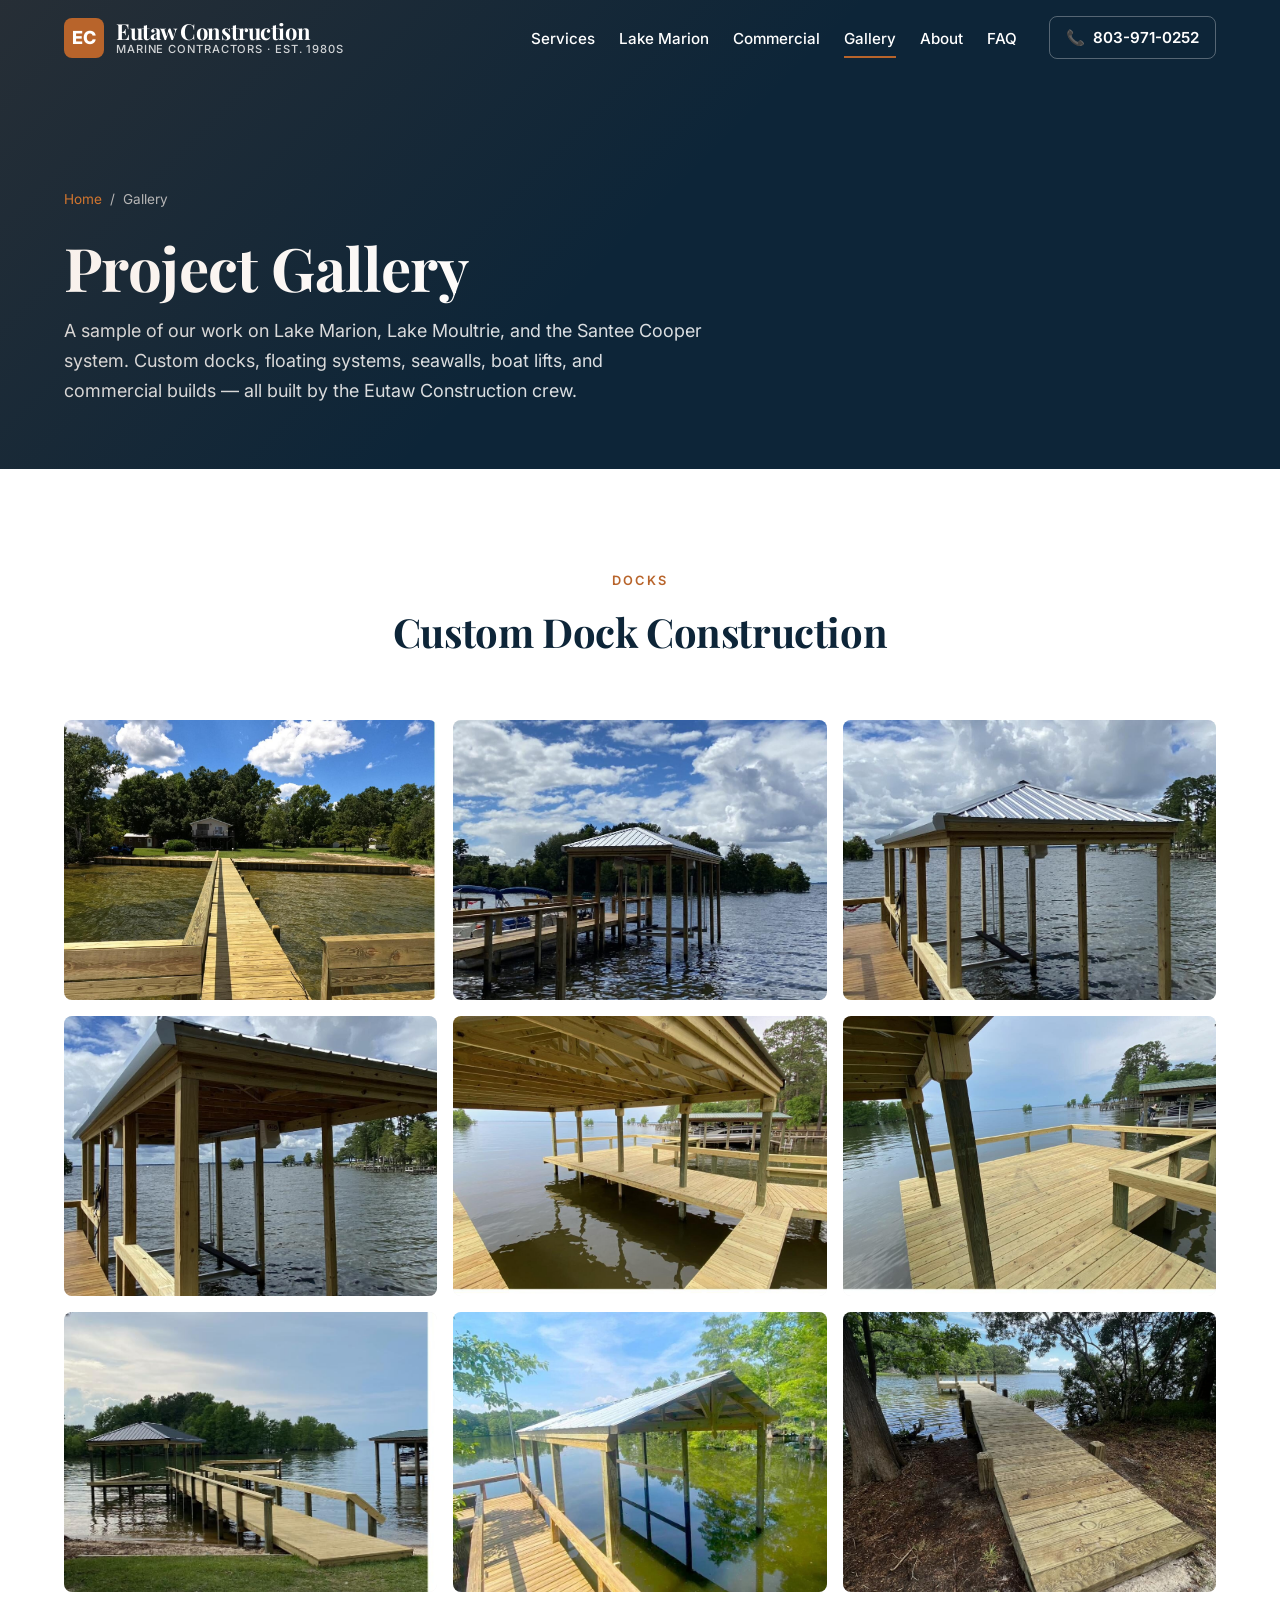
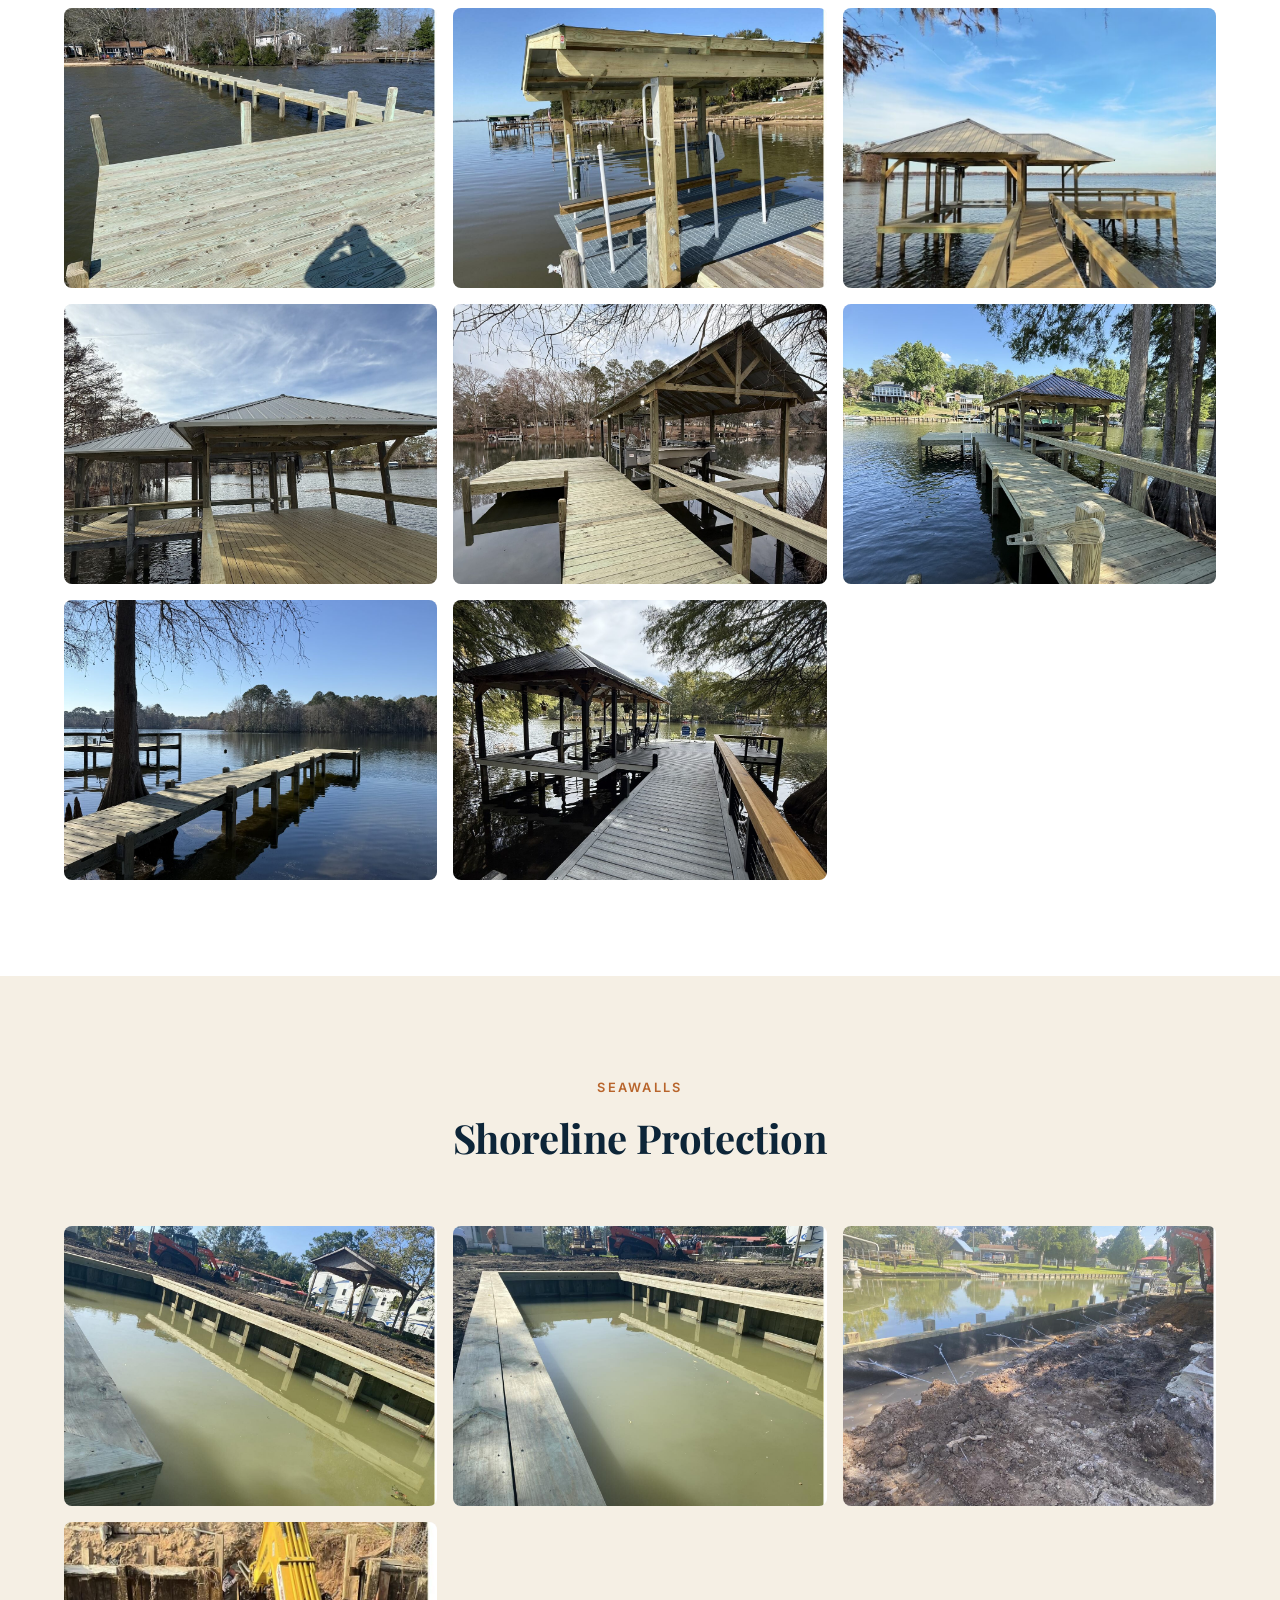
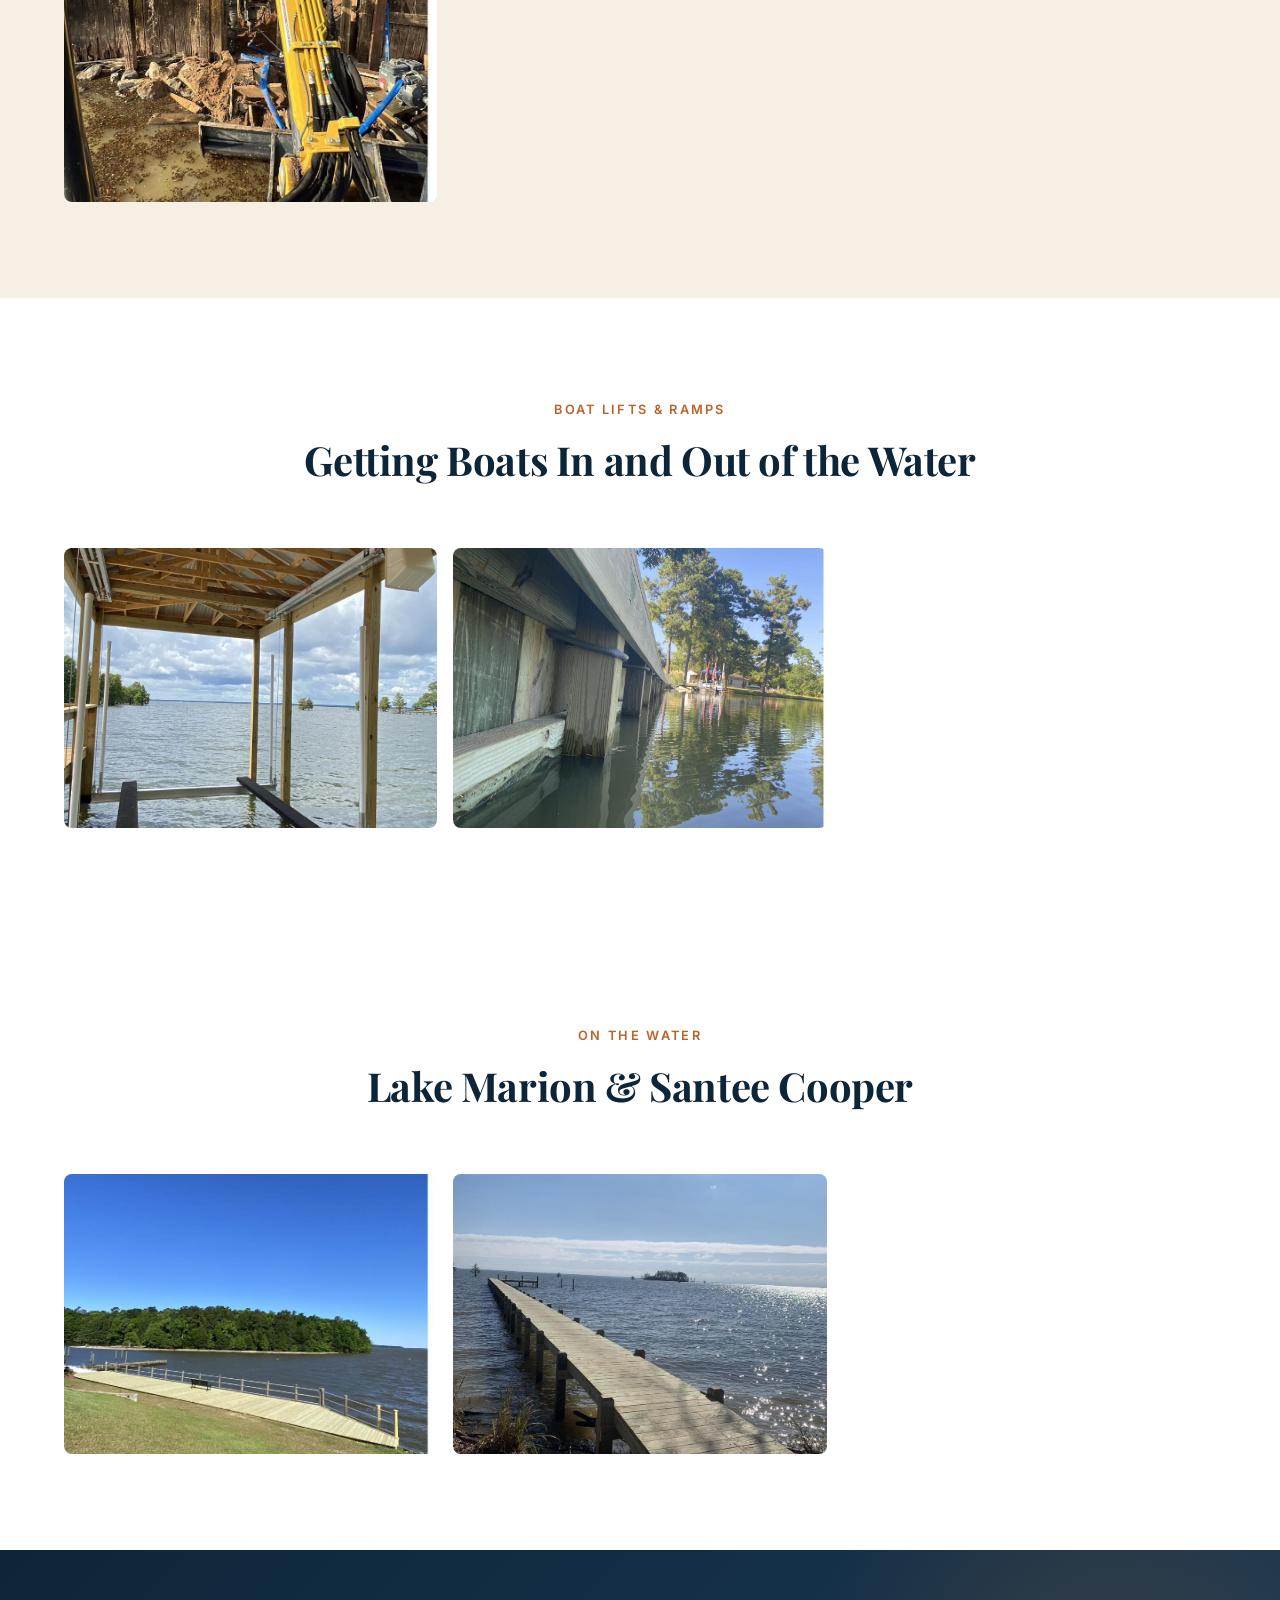
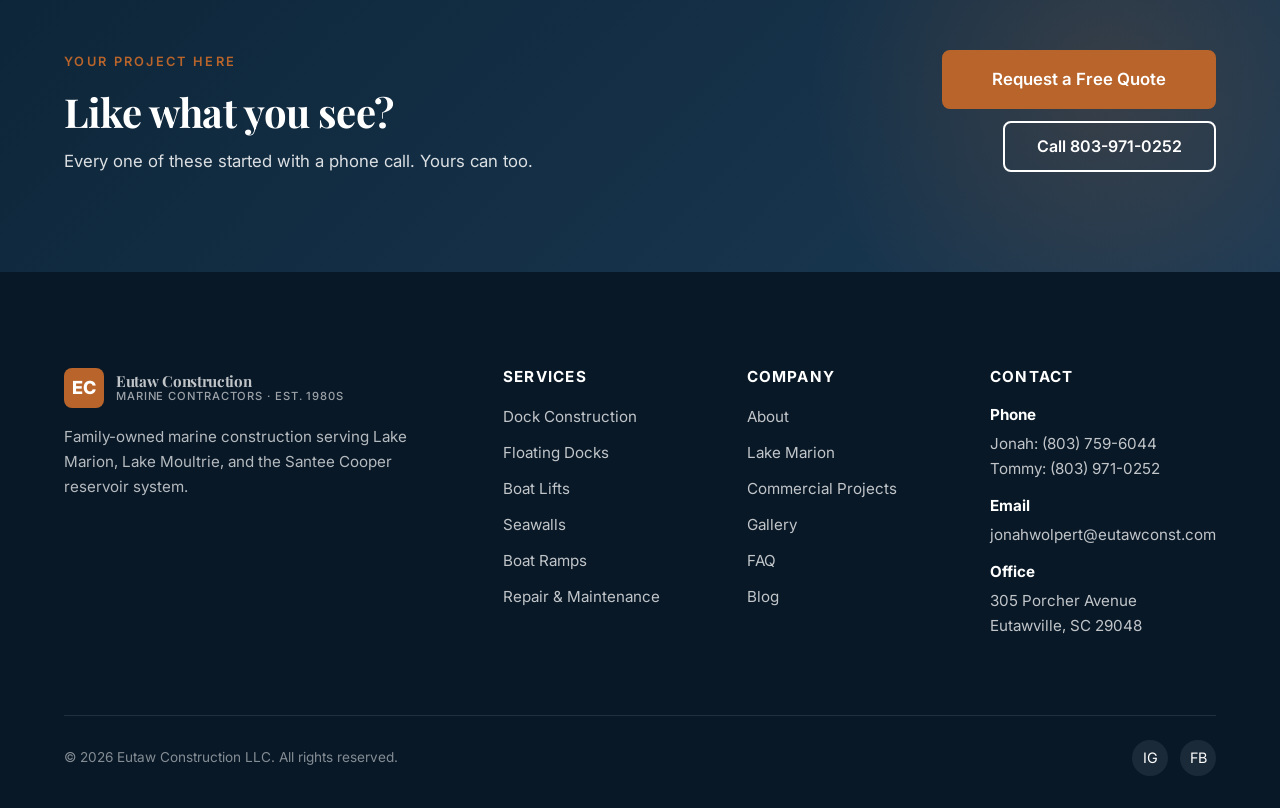
<file: gallery.html>
<!DOCTYPE html>
<html lang="en">
<head>
<meta charset="UTF-8">
<meta name="viewport" content="width=device-width, initial-scale=1.0">
<title>Marine Construction Photo Gallery | Lake Marion Docks | Eutaw Construction LLC</title>
<meta name="description" content="Photo gallery of Eutaw Construction LLC projects on Lake Marion and Santee Cooper — custom docks, floating systems, seawalls, boat lifts, and commercial marine work.">
<meta name="robots" content="index, follow, max-image-preview:large">
<link rel="canonical" href="https://www.eutawconst.com/gallery.html">

<meta property="og:type" content="website">
<meta property="og:title" content="Marine Construction Gallery | Lake Marion | Eutaw Construction LLC">
<meta property="og:description" content="Docks, seawalls, boat lifts, and commercial projects across the Santee Cooper system.">
<meta property="og:url" content="https://www.eutawconst.com/gallery.html">
<meta property="og:image" content="https://www.eutawconst.com/images/og-gallery.jpg">
<meta property="og:site_name" content="Eutaw Construction LLC">

<meta name="twitter:card" content="summary_large_image">

<link rel="preconnect" href="https://fonts.googleapis.com">
<link rel="preconnect" href="https://fonts.gstatic.com" crossorigin>
<link href="https://fonts.googleapis.com/css2?family=Inter:wght@400;500;600;700;800&family=Playfair+Display:wght@500;600;700;800&display=swap" rel="stylesheet">
<link rel="stylesheet" href="/css/styles.css">
<link rel="icon" type="image/svg+xml" href="/images/favicon.svg">

<script type="application/ld+json">
{
  "@context": "https://schema.org",
  "@type": "ImageGallery",
  "name": "Eutaw Construction LLC Project Gallery",
  "url": "https://www.eutawconst.com/gallery.html",
  "about": "Marine construction, dock building, and seawall projects on Lake Marion and Santee Cooper, SC"
}
</script>
</head>
<body>

<header class="header">
  <div class="header-inner">
    <a href="/" class="logo" aria-label="Eutaw Construction home">
      <span class="logo-mark">EC</span>
      <span class="logo-text">Eutaw Construction<small>Marine Contractors · Est. 1980s</small></span>
    </a>
    <nav class="nav" aria-label="Primary">
      <ul class="nav-list">
        <li><a href='/services'>Services</a></li>
        <li><a href='/lake-marion'>Lake Marion</a></li>
        <li><a href='/commercial'>Commercial</a></li>
        <li><a href='/gallery'>Gallery</a></li>
        <li><a href='/about'>About</a></li>
        <li><a href='/faq'>FAQ</a></li>
      </ul>
      <a href="tel:+18039710252" class="nav-phone"><span>📞</span><span class="nav-phone-label">803-971-0252</span></a>
      <button class="nav-toggle" aria-label="Toggle menu" aria-expanded="false">☰</button>
    </nav>
  </div>
</header>

<section class="page-header">
  <div class="container">
    <nav class="breadcrumbs" aria-label="Breadcrumb">
      <a href="/">Home</a> <span>/</span> <span>Gallery</span>
    </nav>
    <h1>Project Gallery</h1>
    <p class="page-header-subtitle">A sample of our work on Lake Marion, Lake Moultrie, and the Santee Cooper system. Custom docks, floating systems, seawalls, boat lifts, and commercial builds — all built by the Eutaw Construction crew.</p>
  </div>
</section>

<section class="section">
  <div class="container">
    <div class="section-intro">
      <span class="eyebrow">Docks</span>
      <h2>Custom Dock Construction</h2>
    </div>
    <div class="gallery-grid">
      <figure class="gallery-item"><a href="/images/gallery/dock-01.jpg" target="_blank" rel="noopener"><img src="/images/gallery/dock-01.jpg" alt="Custom walkway dock leading to a Lake Marion lakefront home, SC" loading="lazy"></a><figcaption>Custom walkway dock leading to a Lake Marion lakefront home, SC</figcaption></figure>
      <figure class="gallery-item"><a href="/images/gallery/dock-02.jpg" target="_blank" rel="noopener"><img src="/images/gallery/dock-02.jpg" alt="Covered dock with metal roof and bench seating, Lake Marion SC" loading="lazy"></a><figcaption>Covered dock with metal roof and bench seating, Lake Marion SC</figcaption></figure>
      <figure class="gallery-item"><a href="/images/gallery/dock-03.jpg" target="_blank" rel="noopener"><img src="/images/gallery/dock-03.jpg" alt="Covered boat slip with standing-seam metal roof, Santee Cooper SC" loading="lazy"></a><figcaption>Covered boat slip with standing-seam metal roof, Santee Cooper SC</figcaption></figure>
      <figure class="gallery-item"><a href="/images/gallery/dock-04.jpg" target="_blank" rel="noopener"><img src="/images/gallery/dock-04.jpg" alt="Covered dock walkway and railing over open water, Lake Marion SC" loading="lazy"></a><figcaption>Covered dock walkway and railing over open water, Lake Marion SC</figcaption></figure>
      <figure class="gallery-item"><a href="/images/gallery/dock-05.jpg" target="_blank" rel="noopener"><img src="/images/gallery/dock-05.jpg" alt="Covered dock with built-in bench seating, Lake Marion SC" loading="lazy"></a><figcaption>Covered dock with built-in bench seating, Lake Marion SC</figcaption></figure>
      <figure class="gallery-item"><a href="/images/gallery/dock-06.jpg" target="_blank" rel="noopener"><img src="/images/gallery/dock-06.jpg" alt="Open-deck dock with corner bench seating, Lake Marion SC" loading="lazy"></a><figcaption>Open-deck dock with corner bench seating, Lake Marion SC</figcaption></figure>
      <figure class="gallery-item"><a href="/images/gallery/dock-07.jpg" target="_blank" rel="noopener"><img src="/images/gallery/dock-07.jpg" alt="Gazebo dock with long gangway from the shoreline, Eutawville SC" loading="lazy"></a><figcaption>Gazebo dock with long gangway from the shoreline, Eutawville SC</figcaption></figure>
      <figure class="gallery-item"><a href="/images/gallery/dock-08.jpg" target="_blank" rel="noopener"><img src="/images/gallery/dock-08.jpg" alt="Covered dock with privacy screen in a quiet cove, Lake Marion SC" loading="lazy"></a><figcaption>Covered dock with privacy screen in a quiet cove, Lake Marion SC</figcaption></figure>
      <figure class="gallery-item"><a href="/images/gallery/dock-09.jpg" target="_blank" rel="noopener"><img src="/images/gallery/dock-09.jpg" alt="Residential walkway dock from a wooded shoreline, Santee SC" loading="lazy"></a><figcaption>Residential walkway dock from a wooded shoreline, Santee SC</figcaption></figure>
      <figure class="gallery-item"><a href="/images/gallery/dock-10.jpg" target="_blank" rel="noopener"><img src="/images/gallery/dock-10.jpg" alt="Long shoreline dock with deck platform, Lake Marion SC" loading="lazy"></a><figcaption>Long shoreline dock with deck platform, Lake Marion SC</figcaption></figure>
      <figure class="gallery-item"><a href="/images/gallery/dock-11.jpg" target="_blank" rel="noopener"><img src="/images/gallery/dock-11.jpg" alt="Covered slip with boat lift at golden hour, Lake Moultrie SC" loading="lazy"></a><figcaption>Covered slip with boat lift at golden hour, Lake Moultrie SC</figcaption></figure>
      <figure class="gallery-item"><a href="/images/gallery/IMG_0839.jpg" target="_blank" rel="noopener"><img src="/images/gallery/IMG_0839.jpg" alt="Double covered dock framed by Spanish moss, Lake Marion SC" loading="lazy"></a><figcaption>Double covered dock framed by Spanish moss, Lake Marion SC</figcaption></figure>
      <figure class="gallery-item"><a href="/images/gallery/IMG_0846.jpg" target="_blank" rel="noopener"><img src="/images/gallery/IMG_0846.jpg" alt="Large dual-roof covered dock on open water, Santee Cooper SC" loading="lazy"></a><figcaption>Large dual-roof covered dock on open water, Santee Cooper SC</figcaption></figure>
      <figure class="gallery-item"><a href="/images/gallery/IMG_1138.jpg" target="_blank" rel="noopener"><img src="/images/gallery/IMG_1138.jpg" alt="Covered dock with boat lift in a quiet cove, Lake Marion SC" loading="lazy"></a><figcaption>Covered dock with boat lift in a quiet cove, Lake Marion SC</figcaption></figure>
      <figure class="gallery-item"><a href="/images/gallery/IMG_1320.jpg" target="_blank" rel="noopener"><img src="/images/gallery/IMG_1320.jpg" alt="Covered dock with boat lift beneath cypress trees, Lake Marion SC" loading="lazy"></a><figcaption>Covered dock with boat lift beneath cypress trees, Lake Marion SC</figcaption></figure>
      <figure class="gallery-item"><a href="/images/gallery/IMG_0924.jpg" target="_blank" rel="noopener"><img src="/images/gallery/IMG_0924.jpg" alt="Residential dock under a cypress tree, Lake Marion SC" loading="lazy"></a><figcaption>Residential dock under a cypress tree, Lake Marion SC</figcaption></figure>
      <figure class="gallery-item"><a href="/images/gallery/IMG_0641.jpg" target="_blank" rel="noopener"><img src="/images/gallery/IMG_0641.jpg" alt="Premium composite decking dock with covered pavilion and cable railing, SC" loading="lazy"></a><figcaption>Premium composite decking dock with covered pavilion and cable railing, SC</figcaption></figure>
    </div>
  </div>
</section>

<section class="section section-sand">
  <div class="container">
    <div class="section-intro">
      <span class="eyebrow">Seawalls</span>
      <h2>Shoreline Protection</h2>
    </div>
    <div class="gallery-grid">
      <figure class="gallery-item"><a href="/images/gallery/seawall-01.jpg" target="_blank" rel="noopener"><img src="/images/gallery/seawall-01.jpg" alt="Finished timber seawall with support posts, Lake Marion SC" loading="lazy"></a><figcaption>Finished timber seawall with support posts, Lake Marion SC</figcaption></figure>
      <figure class="gallery-item"><a href="/images/gallery/seawall-02.jpg" target="_blank" rel="noopener"><img src="/images/gallery/seawall-02.jpg" alt="New-build seawall along a canal shoreline, Eutawville SC" loading="lazy"></a><figcaption>New-build seawall along a canal shoreline, Eutawville SC</figcaption></figure>
      <figure class="gallery-item"><a href="/images/gallery/seawall-03.jpg" target="_blank" rel="noopener"><img src="/images/gallery/seawall-03.jpg" alt="Seawall installation in progress, Santee Cooper SC" loading="lazy"></a><figcaption>Seawall installation in progress, Santee Cooper SC</figcaption></figure>
      <figure class="gallery-item"><a href="/images/gallery/seawall-04.jpg" target="_blank" rel="noopener"><img src="/images/gallery/seawall-04.jpg" alt="Excavating for a new seawall, Lake Marion SC" loading="lazy"></a><figcaption>Excavating for a new seawall, Lake Marion SC</figcaption></figure>
    </div>
  </div>
</section>

<section class="section">
  <div class="container">
    <div class="section-intro">
      <span class="eyebrow">Boat Lifts & Ramps</span>
      <h2>Getting Boats In and Out of the Water</h2>
    </div>
    <div class="gallery-grid">
      <figure class="gallery-item"><a href="/images/gallery/lift-01.jpg" target="_blank" rel="noopener"><img src="/images/gallery/lift-01.jpg" alt="Boat lift and roof framing inside a covered slip, Lake Marion SC" loading="lazy"></a><figcaption>Boat lift and roof framing inside a covered slip, Lake Marion SC</figcaption></figure>
      <figure class="gallery-item"><a href="/images/gallery/lift-02.jpg" target="_blank" rel="noopener"><img src="/images/gallery/lift-02.jpg" alt="Boathouse framing and pilings detail from the water, Lake Marion SC" loading="lazy"></a><figcaption>Boathouse framing and pilings detail from the water, Lake Marion SC</figcaption></figure>
    </div>
  </div>
</section>



<section class="section">
  <div class="container">
    <div class="section-intro">
      <span class="eyebrow">On the Water</span>
      <h2>Lake Marion & Santee Cooper</h2>
    </div>
    <div class="gallery-grid">
      <figure class="gallery-item"><a href="/images/gallery/aerial-01.jpg" target="_blank" rel="noopener"><img src="/images/gallery/aerial-01.jpg" alt="Floating dock along a grassy point on Lake Marion, SC" loading="lazy"></a><figcaption>Floating dock along a grassy point on Lake Marion, SC</figcaption></figure>
      <figure class="gallery-item"><a href="/images/gallery/aerial-02.jpg" target="_blank" rel="noopener"><img src="/images/gallery/aerial-02.jpg" alt="Pier reaching toward an island on the Santee Cooper system, SC" loading="lazy"></a><figcaption>Pier reaching toward an island on the Santee Cooper system, SC</figcaption></figure>
    </div>
  </div>
</section>

<section class="cta-banner">
  <div class="container">
    <div class="cta-banner-inner">
      <div>
        <span class="eyebrow text-copper">Your Project Here</span>
        <h2>Like what you see?</h2>
        <p>Every one of these started with a phone call. Yours can too.</p>
      </div>
      <div class="cta-banner-actions">
        <a class='btn btn-primary btn-lg' href='/quote'>Request a Free Quote</a>
        <a href="tel:+18039710252" class="btn btn-secondary">Call 803-971-0252</a>
      </div>
    </div>
  </div>
</section>

<footer class="footer">
  <div class="container">
    <div class="footer-grid">
      <div class="footer-about">
        <a href="/" class="logo" style="margin-bottom: var(--space-4); display: inline-flex;">
          <span class="logo-mark">EC</span>
          <span class="logo-text">Eutaw Construction<small>Marine Contractors · Est. 1980s</small></span>
        </a>
        <p>Family-owned marine construction serving Lake Marion, Lake Moultrie, and the Santee Cooper reservoir system.</p>
      </div>
      <div>
        <h4>Services</h4>
        <ul>
          <li><a href='/services#docks'>Dock Construction</a></li>
          <li><a href='/services#floating'>Floating Docks</a></li>
          <li><a href='/services#lifts'>Boat Lifts</a></li>
          <li><a href='/services#seawalls'>Seawalls</a></li>
          <li><a href='/services#ramps'>Boat Ramps</a></li>
          <li><a href='/services#repair'>Repair & Maintenance</a></li>
        </ul>
      </div>
      <div>
        <h4>Company</h4>
        <ul>
          <li><a href='/about'>About</a></li>
          <li><a href='/lake-marion'>Lake Marion</a></li>
          <li><a href='/commercial'>Commercial Projects</a></li>
          <li><a href='/gallery'>Gallery</a></li>
          <li><a href='/faq'>FAQ</a></li>
          <li><a href="/blog/">Blog</a></li>
        </ul>
      </div>
      <div>
        <h4>Contact</h4>
        <div class="footer-contact-item"><div><strong>Phone</strong><a href="tel:+18037596044">Jonah: (803) 759-6044</a><br><a href="tel:+18039710252">Tommy: (803) 971-0252</a></div></div>
        <div class="footer-contact-item"><div><strong>Email</strong><a href="mailto:jonahwolpert@eutawconst.com">jonahwolpert@eutawconst.com</a></div></div>
        <div class="footer-contact-item"><div><strong>Office</strong>305 Porcher Avenue<br>Eutawville, SC 29048</div></div>
      </div>
    </div>
    <div class="footer-bottom">
      <div>© <span id="yr">2026</span> Eutaw Construction LLC. All rights reserved.</div>
      <div class="footer-social">
        <a href="https://www.instagram.com/eutawconstruction/" aria-label="Instagram" target="_blank" rel="noopener">IG</a>
        <a href="https://www.facebook.com/eutawconstruction/" aria-label="Facebook" target="_blank" rel="noopener">FB</a>
      </div>
    </div>
  </div>
</footer>

<script src="/js/main.js"></script>
<script>document.getElementById('yr').textContent = new Date().getFullYear();</script>
</body>
</html>
</file>
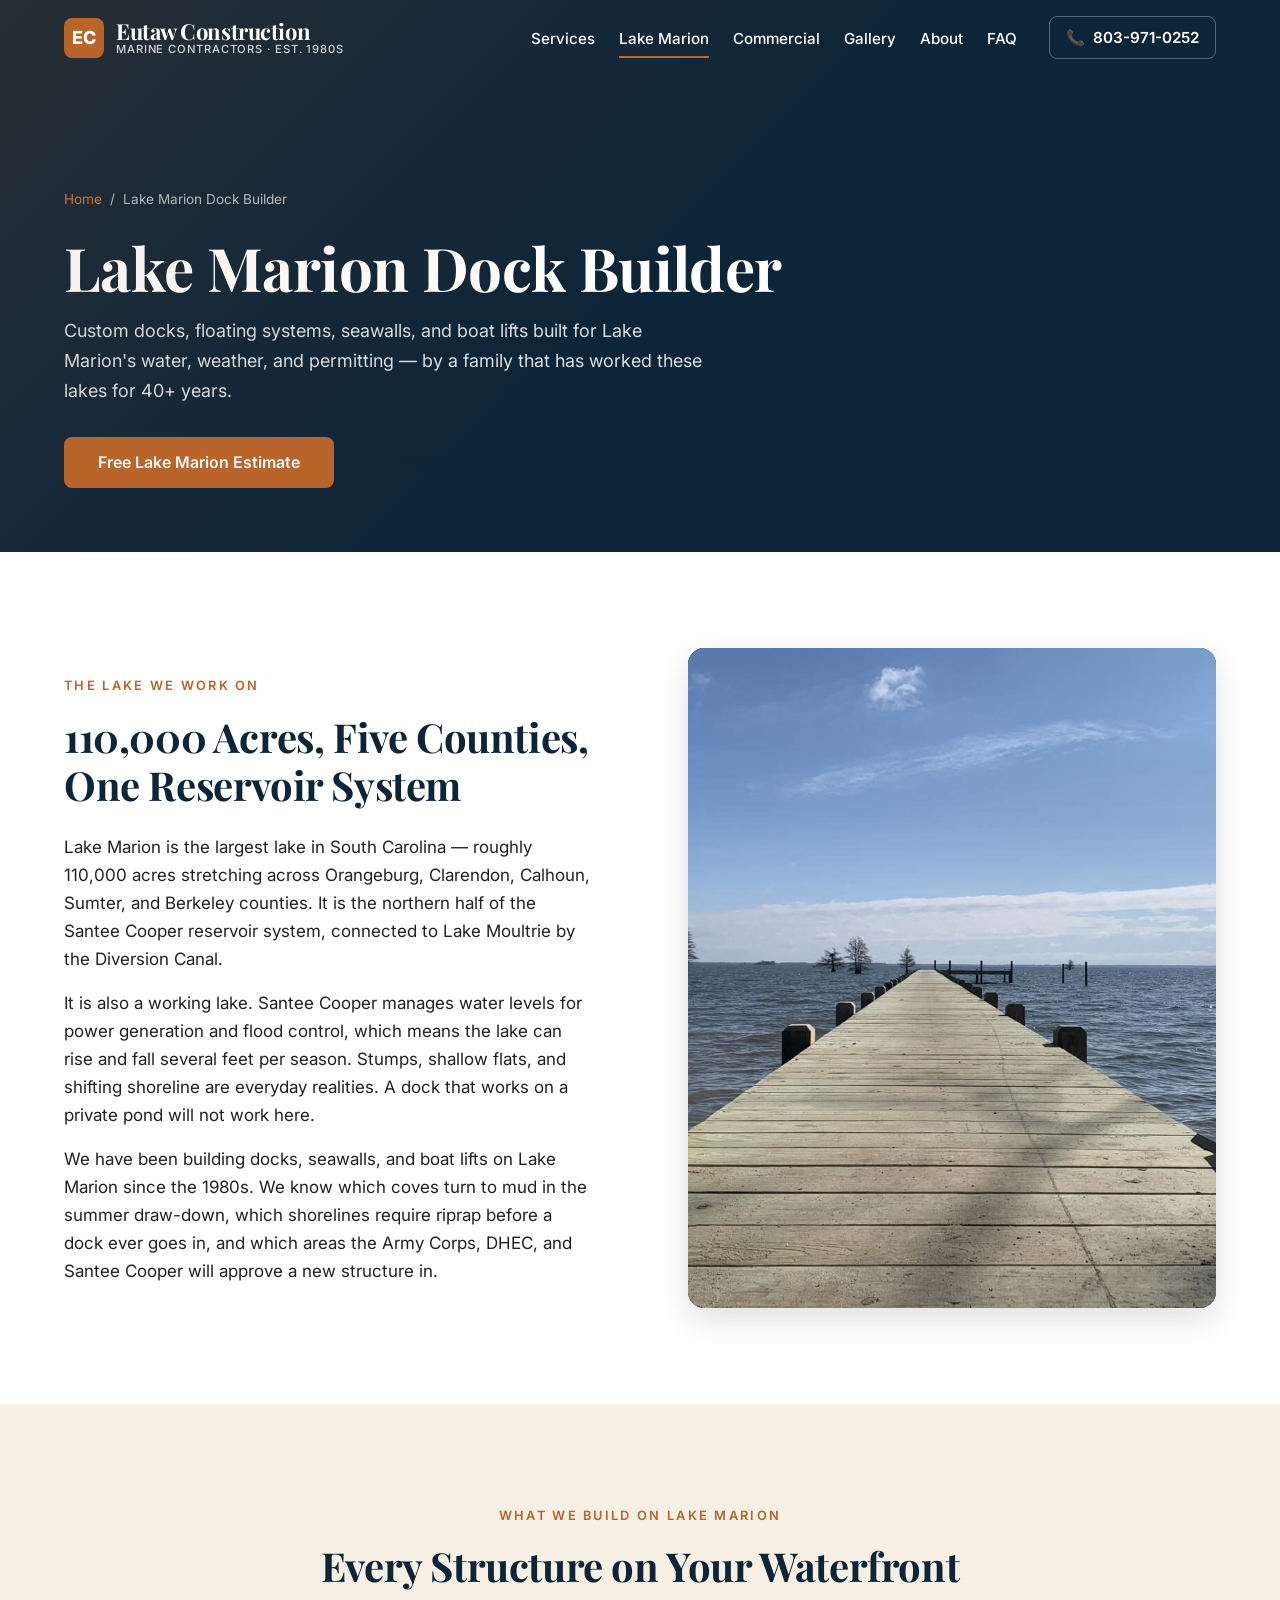
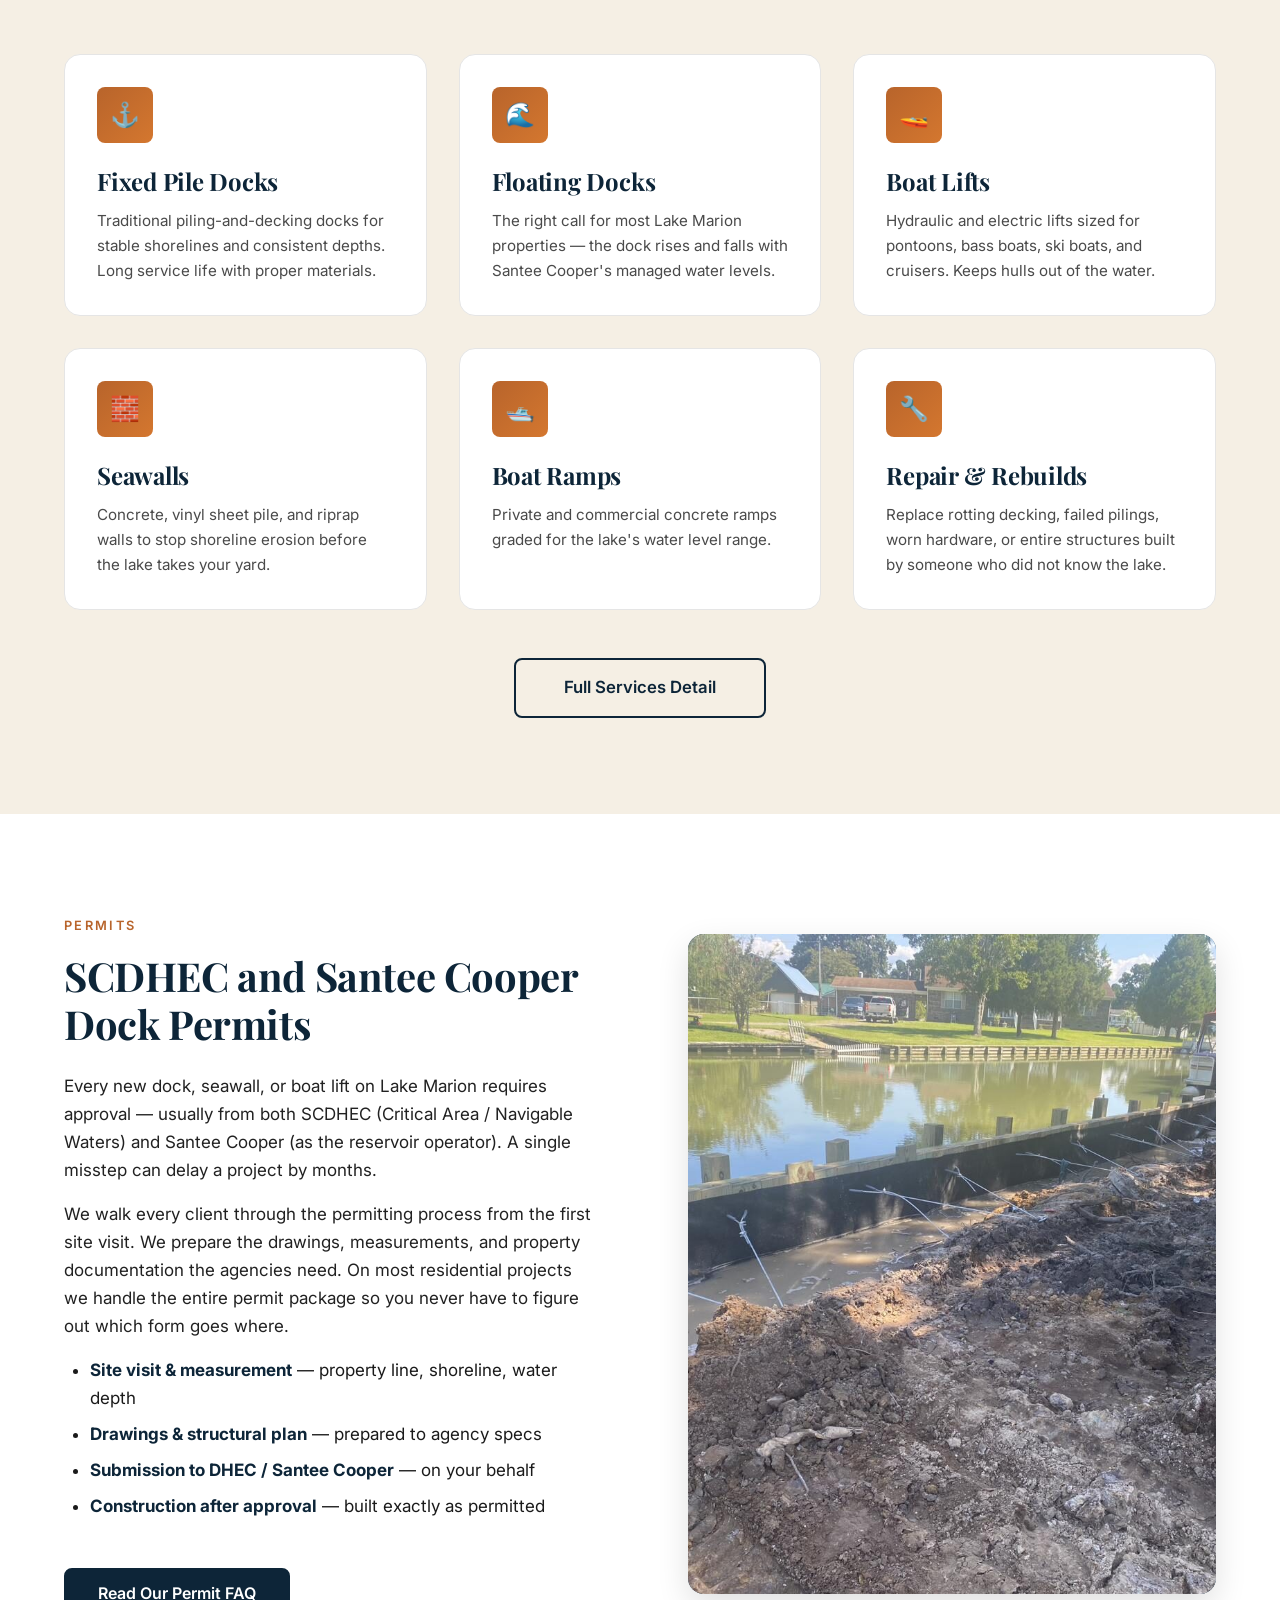
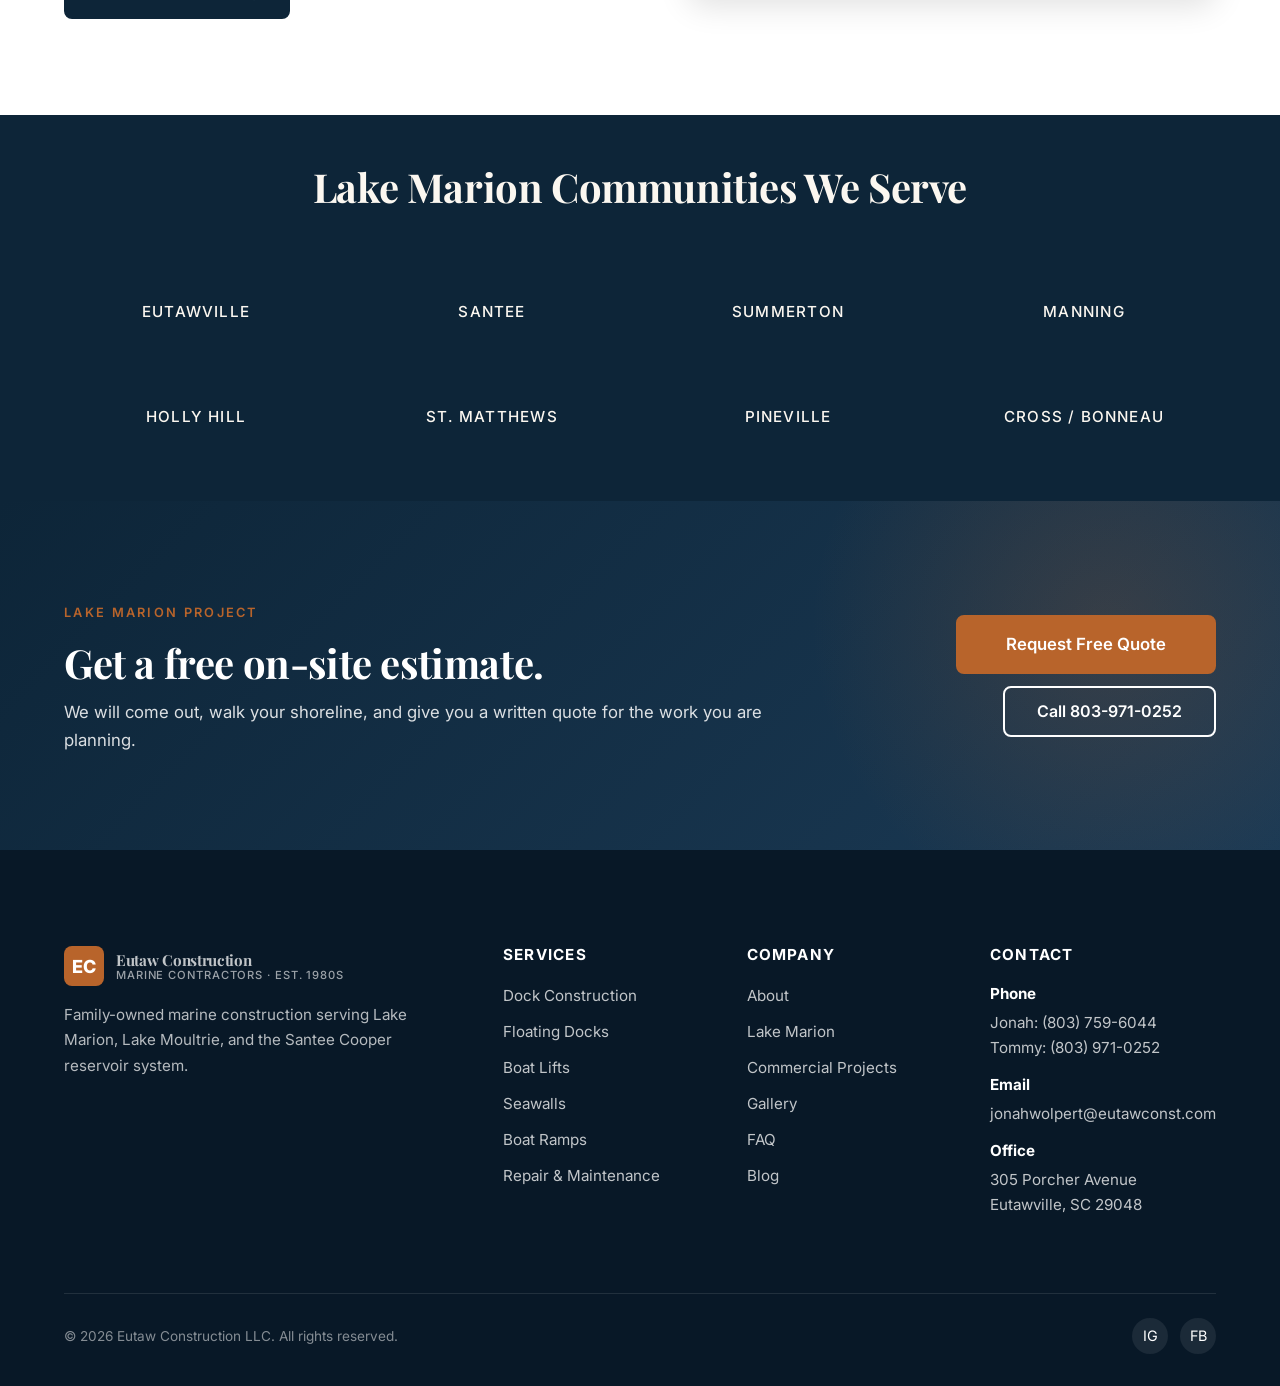
<file: lake-marion.html>
<!DOCTYPE html>
<html lang="en">
<head>
<meta charset="UTF-8">
<meta name="viewport" content="width=device-width, initial-scale=1.0">
<title>Dock Builder Lake Marion SC | Marine Construction | Eutaw Construction LLC</title>
<meta name="description" content="Local dock builder on Lake Marion, SC. Eutaw Construction LLC builds custom docks, floating docks, seawalls, and boat lifts across the Santee Cooper system. Based in Eutawville. Call 803-971-0252.">
<meta name="robots" content="index, follow, max-image-preview:large">
<link rel="canonical" href="https://www.eutawconst.com/lake-marion.html">

<meta property="og:type" content="website">
<meta property="og:title" content="Dock Builder Lake Marion SC | Eutaw Construction LLC">
<meta property="og:description" content="Family-owned Lake Marion dock builder. Permitting, design, and construction across Orangeburg, Clarendon, Calhoun, Berkeley, and Sumter counties.">
<meta property="og:url" content="https://www.eutawconst.com/lake-marion.html">
<meta property="og:image" content="https://www.eutawconst.com/images/og-lake-marion.jpg">
<meta property="og:site_name" content="Eutaw Construction LLC">

<meta name="twitter:card" content="summary_large_image">
<meta name="twitter:title" content="Dock Builder Lake Marion SC | Eutaw Construction LLC">
<meta name="twitter:description" content="Local Lake Marion dock builder — docks, seawalls, lifts.">
<meta name="twitter:image" content="https://www.eutawconst.com/images/og-lake-marion.jpg">

<link rel="preconnect" href="https://fonts.googleapis.com">
<link rel="preconnect" href="https://fonts.gstatic.com" crossorigin>
<link href="https://fonts.googleapis.com/css2?family=Inter:wght@400;500;600;700;800&family=Playfair+Display:wght@500;600;700;800&display=swap" rel="stylesheet">
<link rel="stylesheet" href="/css/styles.css">
<link rel="icon" type="image/svg+xml" href="/images/favicon.svg">

<script type="application/ld+json">
{
  "@context": "https://schema.org",
  "@type": "BreadcrumbList",
  "itemListElement": [
    {"@type": "ListItem", "position": 1, "name": "Home", "item": "https://www.eutawconst.com/"},
    {"@type": "ListItem", "position": 2, "name": "Lake Marion Dock Builder", "item": "https://www.eutawconst.com/lake-marion.html"}
  ]
}
</script>
<script type="application/ld+json">
{
  "@context": "https://schema.org",
  "@type": "Service",
  "serviceType": "Dock Construction",
  "provider": {"@id": "https://www.eutawconst.com/#business"},
  "areaServed": {"@type": "Lake", "name": "Lake Marion"},
  "name": "Lake Marion Dock Construction",
  "description": "Custom residential and commercial dock construction on Lake Marion, SC, including permitting through SCDHEC and Santee Cooper.",
  "url": "https://www.eutawconst.com/lake-marion.html"
}
</script>
</head>
<body>

<header class="header">
  <div class="header-inner">
    <a href="/" class="logo" aria-label="Eutaw Construction home">
      <span class="logo-mark">EC</span>
      <span class="logo-text">Eutaw Construction<small>Marine Contractors · Est. 1980s</small></span>
    </a>
    <nav class="nav" aria-label="Primary">
      <ul class="nav-list">
        <li><a href='/services'>Services</a></li>
        <li><a href='/lake-marion'>Lake Marion</a></li>
        <li><a href='/commercial'>Commercial</a></li>
        <li><a href='/gallery'>Gallery</a></li>
        <li><a href='/about'>About</a></li>
        <li><a href='/faq'>FAQ</a></li>
      </ul>
      <a href="tel:+18039710252" class="nav-phone"><span>📞</span><span class="nav-phone-label">803-971-0252</span></a>
      <button class="nav-toggle" aria-label="Toggle menu" aria-expanded="false">☰</button>
    </nav>
  </div>
</header>

<section class="page-header">
  <div class="container">
    <nav class="breadcrumbs" aria-label="Breadcrumb">
      <a href="/">Home</a> <span>/</span> <span>Lake Marion Dock Builder</span>
    </nav>
    <h1>Lake Marion Dock Builder</h1>
    <p class="page-header-subtitle">Custom docks, floating systems, seawalls, and boat lifts built for Lake Marion's water, weather, and permitting — by a family that has worked these lakes for 40+ years.</p>
    <div class="btn-group mt-6">
      <a class='btn btn-primary' href='/quote'>Free Lake Marion Estimate</a>
      <a href="tel:+18039710252" class="btn btn-outline">Call 803-971-0252</a>
    </div>
  </div>
</section>

<section class="section">
  <div class="container">
    <div class="feature">
      <div class="feature-content">
        <span class="eyebrow">The Lake We Work On</span>
        <h2>110,000 Acres, Five Counties, One Reservoir System</h2>
        <p>Lake Marion is the largest lake in South Carolina — roughly 110,000 acres stretching across Orangeburg, Clarendon, Calhoun, Sumter, and Berkeley counties. It is the northern half of the Santee Cooper reservoir system, connected to Lake Moultrie by the Diversion Canal.</p>
        <p>It is also a working lake. Santee Cooper manages water levels for power generation and flood control, which means the lake can rise and fall several feet per season. Stumps, shallow flats, and shifting shoreline are everyday realities. A dock that works on a private pond will not work here.</p>
        <p>We have been building docks, seawalls, and boat lifts on Lake Marion since the 1980s. We know which coves turn to mud in the summer draw-down, which shorelines require riprap before a dock ever goes in, and which areas the Army Corps, DHEC, and Santee Cooper will approve a new structure in.</p>
      </div>
      <div class="feature-media">
        <img src="/images/service-area.jpg" alt="Shoreline view across Lake Marion toward the Santee Cooper system, SC" loading="lazy">
      </div>
    </div>
  </div>
</section>

<section class="section section-sand">
  <div class="container">
    <div class="section-intro">
      <span class="eyebrow">What We Build on Lake Marion</span>
      <h2>Every Structure on Your Waterfront</h2>
    </div>
    <div class="grid grid-3">
      <article class="card">
        <div class="card-icon" aria-hidden="true">⚓</div>
        <h3>Fixed Pile Docks</h3>
        <p>Traditional piling-and-decking docks for stable shorelines and consistent depths. Long service life with proper materials.</p>
      </article>
      <article class="card">
        <div class="card-icon" aria-hidden="true">🌊</div>
        <h3>Floating Docks</h3>
        <p>The right call for most Lake Marion properties — the dock rises and falls with Santee Cooper's managed water levels.</p>
      </article>
      <article class="card">
        <div class="card-icon" aria-hidden="true">🚤</div>
        <h3>Boat Lifts</h3>
        <p>Hydraulic and electric lifts sized for pontoons, bass boats, ski boats, and cruisers. Keeps hulls out of the water.</p>
      </article>
      <article class="card">
        <div class="card-icon" aria-hidden="true">🧱</div>
        <h3>Seawalls</h3>
        <p>Concrete, vinyl sheet pile, and riprap walls to stop shoreline erosion before the lake takes your yard.</p>
      </article>
      <article class="card">
        <div class="card-icon" aria-hidden="true">🛥️</div>
        <h3>Boat Ramps</h3>
        <p>Private and commercial concrete ramps graded for the lake's water level range.</p>
      </article>
      <article class="card">
        <div class="card-icon" aria-hidden="true">🔧</div>
        <h3>Repair & Rebuilds</h3>
        <p>Replace rotting decking, failed pilings, worn hardware, or entire structures built by someone who did not know the lake.</p>
      </article>
    </div>
    <div class="text-center mt-8">
      <a class='btn btn-outline btn-lg' href='/services'>Full Services Detail</a>
    </div>
  </div>
</section>

<section class="section">
  <div class="container">
    <div class="feature feature-reverse">
      <div class="feature-content">
        <span class="eyebrow">Permits</span>
        <h2>SCDHEC and Santee Cooper Dock Permits</h2>
        <p>Every new dock, seawall, or boat lift on Lake Marion requires approval — usually from both SCDHEC (Critical Area / Navigable Waters) and Santee Cooper (as the reservoir operator). A single misstep can delay a project by months.</p>
        <p>We walk every client through the permitting process from the first site visit. We prepare the drawings, measurements, and property documentation the agencies need. On most residential projects we handle the entire permit package so you never have to figure out which form goes where.</p>
        <ul>
          <li><strong>Site visit & measurement</strong> — property line, shoreline, water depth</li>
          <li><strong>Drawings & structural plan</strong> — prepared to agency specs</li>
          <li><strong>Submission to DHEC / Santee Cooper</strong> — on your behalf</li>
          <li><strong>Construction after approval</strong> — built exactly as permitted</li>
        </ul>
        <a class='btn btn-dark mt-6' href='/faq'>Read Our Permit FAQ</a>
      </div>
      <div class="feature-media">
        <img src="/images/gallery/seawall-03.jpg" alt="Permitted marine construction underway on Lake Marion, SC" loading="lazy">
      </div>
    </div>
  </div>
</section>

<section class="section-dark section-sm">
  <div class="container">
    <div class="section-intro">
      <h2 style="color: var(--color-cream);">Lake Marion Communities We Serve</h2>
    </div>
    <div class="grid grid-4 mt-6">
      <div class="stat"><div class="stat-label" style="color: var(--color-cream);">Eutawville</div></div>
      <div class="stat"><div class="stat-label" style="color: var(--color-cream);">Santee</div></div>
      <div class="stat"><div class="stat-label" style="color: var(--color-cream);">Summerton</div></div>
      <div class="stat"><div class="stat-label" style="color: var(--color-cream);">Manning</div></div>
      <div class="stat"><div class="stat-label" style="color: var(--color-cream);">Holly Hill</div></div>
      <div class="stat"><div class="stat-label" style="color: var(--color-cream);">St. Matthews</div></div>
      <div class="stat"><div class="stat-label" style="color: var(--color-cream);">Pineville</div></div>
      <div class="stat"><div class="stat-label" style="color: var(--color-cream);">Cross / Bonneau</div></div>
    </div>
  </div>
</section>

<section class="cta-banner">
  <div class="container">
    <div class="cta-banner-inner">
      <div>
        <span class="eyebrow text-copper">Lake Marion Project</span>
        <h2>Get a free on-site estimate.</h2>
        <p>We will come out, walk your shoreline, and give you a written quote for the work you are planning.</p>
      </div>
      <div class="cta-banner-actions">
        <a class='btn btn-primary btn-lg' href='/quote'>Request Free Quote</a>
        <a href="tel:+18039710252" class="btn btn-secondary">Call 803-971-0252</a>
      </div>
    </div>
  </div>
</section>

<footer class="footer">
  <div class="container">
    <div class="footer-grid">
      <div class="footer-about">
        <a href="/" class="logo" style="margin-bottom: var(--space-4); display: inline-flex;">
          <span class="logo-mark">EC</span>
          <span class="logo-text">Eutaw Construction<small>Marine Contractors · Est. 1980s</small></span>
        </a>
        <p>Family-owned marine construction serving Lake Marion, Lake Moultrie, and the Santee Cooper reservoir system.</p>
      </div>
      <div>
        <h4>Services</h4>
        <ul>
          <li><a href='/services#docks'>Dock Construction</a></li>
          <li><a href='/services#floating'>Floating Docks</a></li>
          <li><a href='/services#lifts'>Boat Lifts</a></li>
          <li><a href='/services#seawalls'>Seawalls</a></li>
          <li><a href='/services#ramps'>Boat Ramps</a></li>
          <li><a href='/services#repair'>Repair & Maintenance</a></li>
        </ul>
      </div>
      <div>
        <h4>Company</h4>
        <ul>
          <li><a href='/about'>About</a></li>
          <li><a href='/lake-marion'>Lake Marion</a></li>
          <li><a href='/commercial'>Commercial Projects</a></li>
          <li><a href='/gallery'>Gallery</a></li>
          <li><a href='/faq'>FAQ</a></li>
          <li><a href="/blog/">Blog</a></li>
        </ul>
      </div>
      <div>
        <h4>Contact</h4>
        <div class="footer-contact-item"><div><strong>Phone</strong><a href="tel:+18037596044">Jonah: (803) 759-6044</a><br><a href="tel:+18039710252">Tommy: (803) 971-0252</a></div></div>
        <div class="footer-contact-item"><div><strong>Email</strong><a href="mailto:jonahwolpert@eutawconst.com">jonahwolpert@eutawconst.com</a></div></div>
        <div class="footer-contact-item"><div><strong>Office</strong>305 Porcher Avenue<br>Eutawville, SC 29048</div></div>
      </div>
    </div>
    <div class="footer-bottom">
      <div>© <span id="yr">2026</span> Eutaw Construction LLC. All rights reserved.</div>
      <div class="footer-social">
        <a href="https://www.instagram.com/eutawconstruction/" aria-label="Instagram" target="_blank" rel="noopener">IG</a>
        <a href="https://www.facebook.com/eutawconstruction/" aria-label="Facebook" target="_blank" rel="noopener">FB</a>
      </div>
    </div>
  </div>
</footer>

<script src="/js/main.js"></script>
<script>document.getElementById('yr').textContent = new Date().getFullYear();</script>
</body>
</html>
</file>
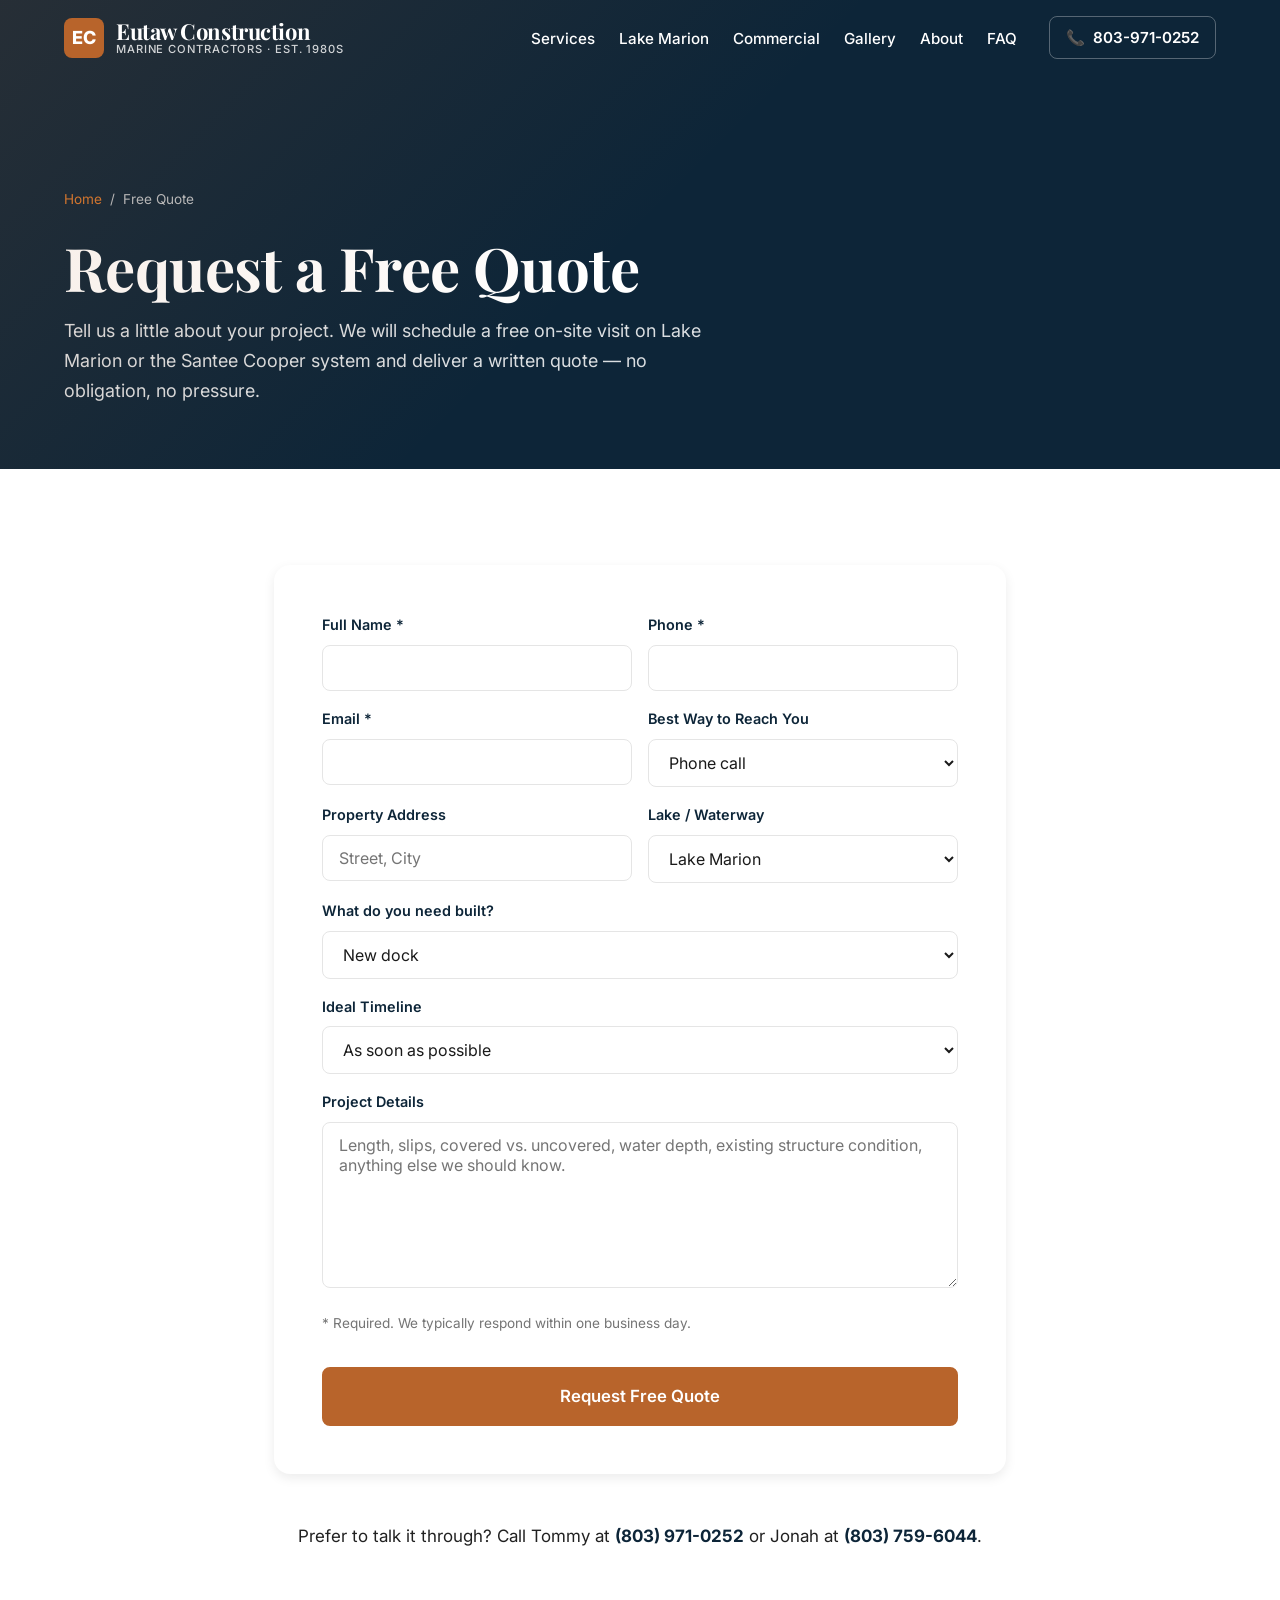
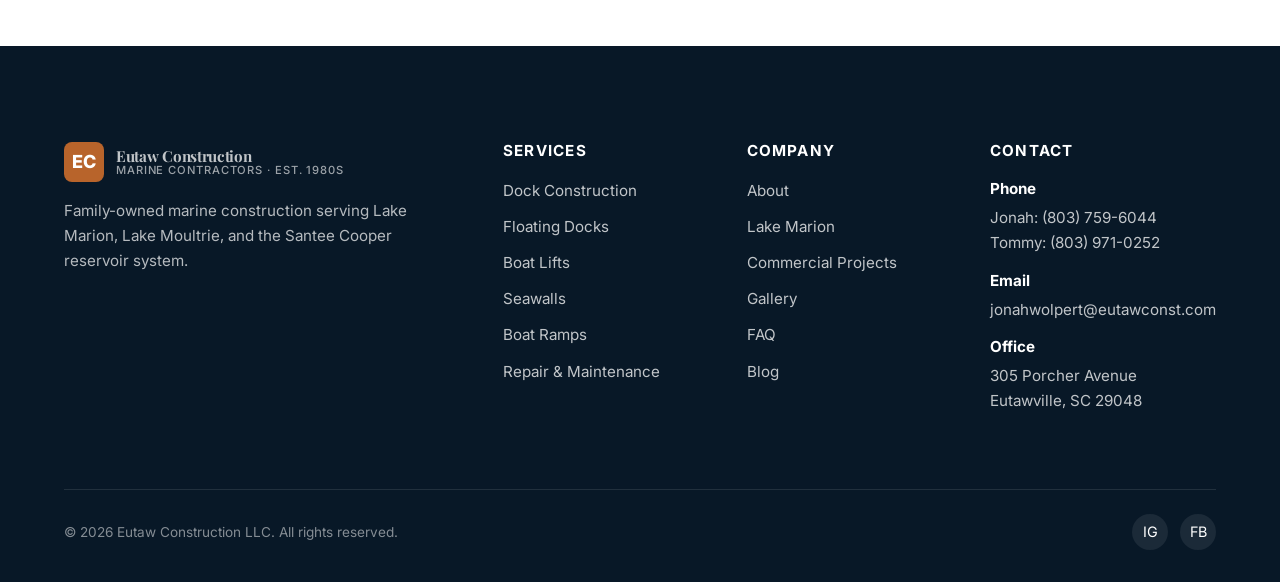
<file: quote.html>
<!DOCTYPE html>
<html lang="en">
<head>
<meta charset="UTF-8">
<meta name="viewport" content="width=device-width, initial-scale=1.0">
<title>Free Dock Construction Quote | Lake Marion SC | Eutaw Construction LLC</title>
<meta name="description" content="Request a free on-site estimate for dock, seawall, boat lift, or boat ramp construction on Lake Marion or Santee Cooper. Written quotes, no obligation. Call 803-971-0252.">
<meta name="robots" content="index, follow, max-image-preview:large">
<link rel="canonical" href="https://www.eutawconst.com/quote.html">

<meta property="og:type" content="website">
<meta property="og:title" content="Free Dock Construction Quote | Lake Marion SC | Eutaw Construction LLC">
<meta property="og:description" content="Free written estimates for dock, seawall, boat lift, and marine construction on Lake Marion.">
<meta property="og:url" content="https://www.eutawconst.com/quote.html">
<meta property="og:image" content="https://www.eutawconst.com/images/og-quote.jpg">
<meta property="og:site_name" content="Eutaw Construction LLC">

<meta name="twitter:card" content="summary_large_image">

<link rel="preconnect" href="https://fonts.googleapis.com">
<link rel="preconnect" href="https://fonts.gstatic.com" crossorigin>
<link href="https://fonts.googleapis.com/css2?family=Inter:wght@400;500;600;700;800&family=Playfair+Display:wght@500;600;700;800&display=swap" rel="stylesheet">
<link rel="stylesheet" href="/css/styles.css">
<link rel="icon" type="image/svg+xml" href="/images/favicon.svg">
</head>
<body>

<header class="header">
  <div class="header-inner">
    <a href="/" class="logo" aria-label="Eutaw Construction home">
      <span class="logo-mark">EC</span>
      <span class="logo-text">Eutaw Construction<small>Marine Contractors · Est. 1980s</small></span>
    </a>
    <nav class="nav" aria-label="Primary">
      <ul class="nav-list">
        <li><a href="/services.html">Services</a></li>
        <li><a href="/lake-marion.html">Lake Marion</a></li>
        <li><a href="/commercial.html">Commercial</a></li>
        <li><a href="/gallery.html">Gallery</a></li>
        <li><a href="/about.html">About</a></li>
        <li><a href="/faq.html">FAQ</a></li>
      </ul>
      <a href="tel:+18039710252" class="nav-phone"><span>📞</span><span class="nav-phone-label">803-971-0252</span></a>
      <button class="nav-toggle" aria-label="Toggle menu" aria-expanded="false">☰</button>
    </nav>
  </div>
</header>

<section class="page-header">
  <div class="container">
    <nav class="breadcrumbs" aria-label="Breadcrumb">
      <a href="/">Home</a> <span>/</span> <span>Free Quote</span>
    </nav>
    <h1>Request a Free Quote</h1>
    <p class="page-header-subtitle">Tell us a little about your project. We will schedule a free on-site visit on Lake Marion or the Santee Cooper system and deliver a written quote — no obligation, no pressure.</p>
  </div>
</section>

<section class="section">
  <div class="container" style="max-width: 780px;">
    <form class="form" action="https://formspree.io/f/mdaydlko" method="POST">
      <input type="hidden" name="_subject" value="New Quote Request — eutawconst.com">

      <div class="form-row">
        <div class="form-group">
          <label for="name">Full Name *</label>
          <input type="text" id="name" name="name" required autocomplete="name">
        </div>
        <div class="form-group">
          <label for="phone">Phone *</label>
          <input type="tel" id="phone" name="phone" required autocomplete="tel">
        </div>
      </div>

      <div class="form-row">
        <div class="form-group">
          <label for="email">Email *</label>
          <input type="email" id="email" name="email" required autocomplete="email">
        </div>
        <div class="form-group">
          <label for="contact_pref">Best Way to Reach You</label>
          <select id="contact_pref" name="contact_pref">
            <option value="phone">Phone call</option>
            <option value="text">Text message</option>
            <option value="email">Email</option>
          </select>
        </div>
      </div>

      <div class="form-row">
        <div class="form-group">
          <label for="property_address">Property Address</label>
          <input type="text" id="property_address" name="property_address" placeholder="Street, City">
        </div>
        <div class="form-group">
          <label for="waterbody">Lake / Waterway</label>
          <select id="waterbody" name="waterbody">
            <option value="Lake Marion">Lake Marion</option>
            <option value="Lake Moultrie">Lake Moultrie</option>
            <option value="Santee River">Santee River</option>
            <option value="Diversion Canal">Diversion Canal</option>
            <option value="Other">Other (describe in project details)</option>
          </select>
        </div>
      </div>

      <div class="form-group">
        <label for="service">What do you need built?</label>
        <select id="service" name="service">
          <option value="New Dock">New dock</option>
          <option value="Floating Dock">Floating dock</option>
          <option value="Boat Lift">Boat lift</option>
          <option value="Seawall New">New seawall</option>
          <option value="Seawall Repair">Seawall repair</option>
          <option value="Boat Ramp">Boat ramp</option>
          <option value="Dock Repair">Dock repair / replacement</option>
          <option value="Commercial">Commercial / utility project</option>
          <option value="Other">Other / not sure yet</option>
        </select>
      </div>

      <div class="form-group">
        <label for="timeline">Ideal Timeline</label>
        <select id="timeline" name="timeline">
          <option value="ASAP">As soon as possible</option>
          <option value="1-3 months">Within 1–3 months</option>
          <option value="3-6 months">3–6 months out</option>
          <option value="Next season">Next boating season</option>
          <option value="Flexible">Flexible / just getting quotes</option>
        </select>
      </div>

      <div class="form-group">
        <label for="message">Project Details</label>
        <textarea id="message" name="message" rows="7" placeholder="Length, slips, covered vs. uncovered, water depth, existing structure condition, anything else we should know."></textarea>
      </div>

      <p class="form-note">* Required. We typically respond within one business day.</p>
      <button type="submit" class="btn btn-primary btn-lg">Request Free Quote</button>
    </form>

    <div class="text-center mt-8">
      <p>Prefer to talk it through? Call Tommy at <a href="tel:+18039710252"><strong>(803) 971-0252</strong></a> or Jonah at <a href="tel:+18037596044"><strong>(803) 759-6044</strong></a>.</p>
    </div>
  </div>
</section>

<footer class="footer">
  <div class="container">
    <div class="footer-grid">
      <div class="footer-about">
        <a href="/" class="logo" style="margin-bottom: var(--space-4); display: inline-flex;">
          <span class="logo-mark">EC</span>
          <span class="logo-text">Eutaw Construction<small>Marine Contractors · Est. 1980s</small></span>
        </a>
        <p>Family-owned marine construction serving Lake Marion, Lake Moultrie, and the Santee Cooper reservoir system.</p>
      </div>
      <div>
        <h4>Services</h4>
        <ul>
          <li><a href="/services.html#docks">Dock Construction</a></li>
          <li><a href="/services.html#floating">Floating Docks</a></li>
          <li><a href="/services.html#lifts">Boat Lifts</a></li>
          <li><a href="/services.html#seawalls">Seawalls</a></li>
          <li><a href="/services.html#ramps">Boat Ramps</a></li>
          <li><a href="/services.html#repair">Repair & Maintenance</a></li>
        </ul>
      </div>
      <div>
        <h4>Company</h4>
        <ul>
          <li><a href="/about.html">About</a></li>
          <li><a href="/lake-marion.html">Lake Marion</a></li>
          <li><a href="/commercial.html">Commercial Projects</a></li>
          <li><a href="/gallery.html">Gallery</a></li>
          <li><a href="/faq.html">FAQ</a></li>
          <li><a href="/blog/">Blog</a></li>
        </ul>
      </div>
      <div>
        <h4>Contact</h4>
        <div class="footer-contact-item"><div><strong>Phone</strong><a href="tel:+18037596044">Jonah: (803) 759-6044</a><br><a href="tel:+18039710252">Tommy: (803) 971-0252</a></div></div>
        <div class="footer-contact-item"><div><strong>Email</strong><a href="mailto:jonahwolpert@eutawconst.com">jonahwolpert@eutawconst.com</a></div></div>
        <div class="footer-contact-item"><div><strong>Office</strong>305 Porcher Avenue<br>Eutawville, SC 29048</div></div>
      </div>
    </div>
    <div class="footer-bottom">
      <div>© <span id="yr">2026</span> Eutaw Construction LLC. All rights reserved.</div>
      <div class="footer-social">
        <a href="https://www.instagram.com/eutawconstruction/" aria-label="Instagram" target="_blank" rel="noopener">IG</a>
        <a href="https://www.facebook.com/eutawconstruction/" aria-label="Facebook" target="_blank" rel="noopener">FB</a>
      </div>
    </div>
  </div>
</footer>

<script src="/js/main.js"></script>
<script>document.getElementById('yr').textContent = new Date().getFullYear();</script>
</body>
</html>
</file>
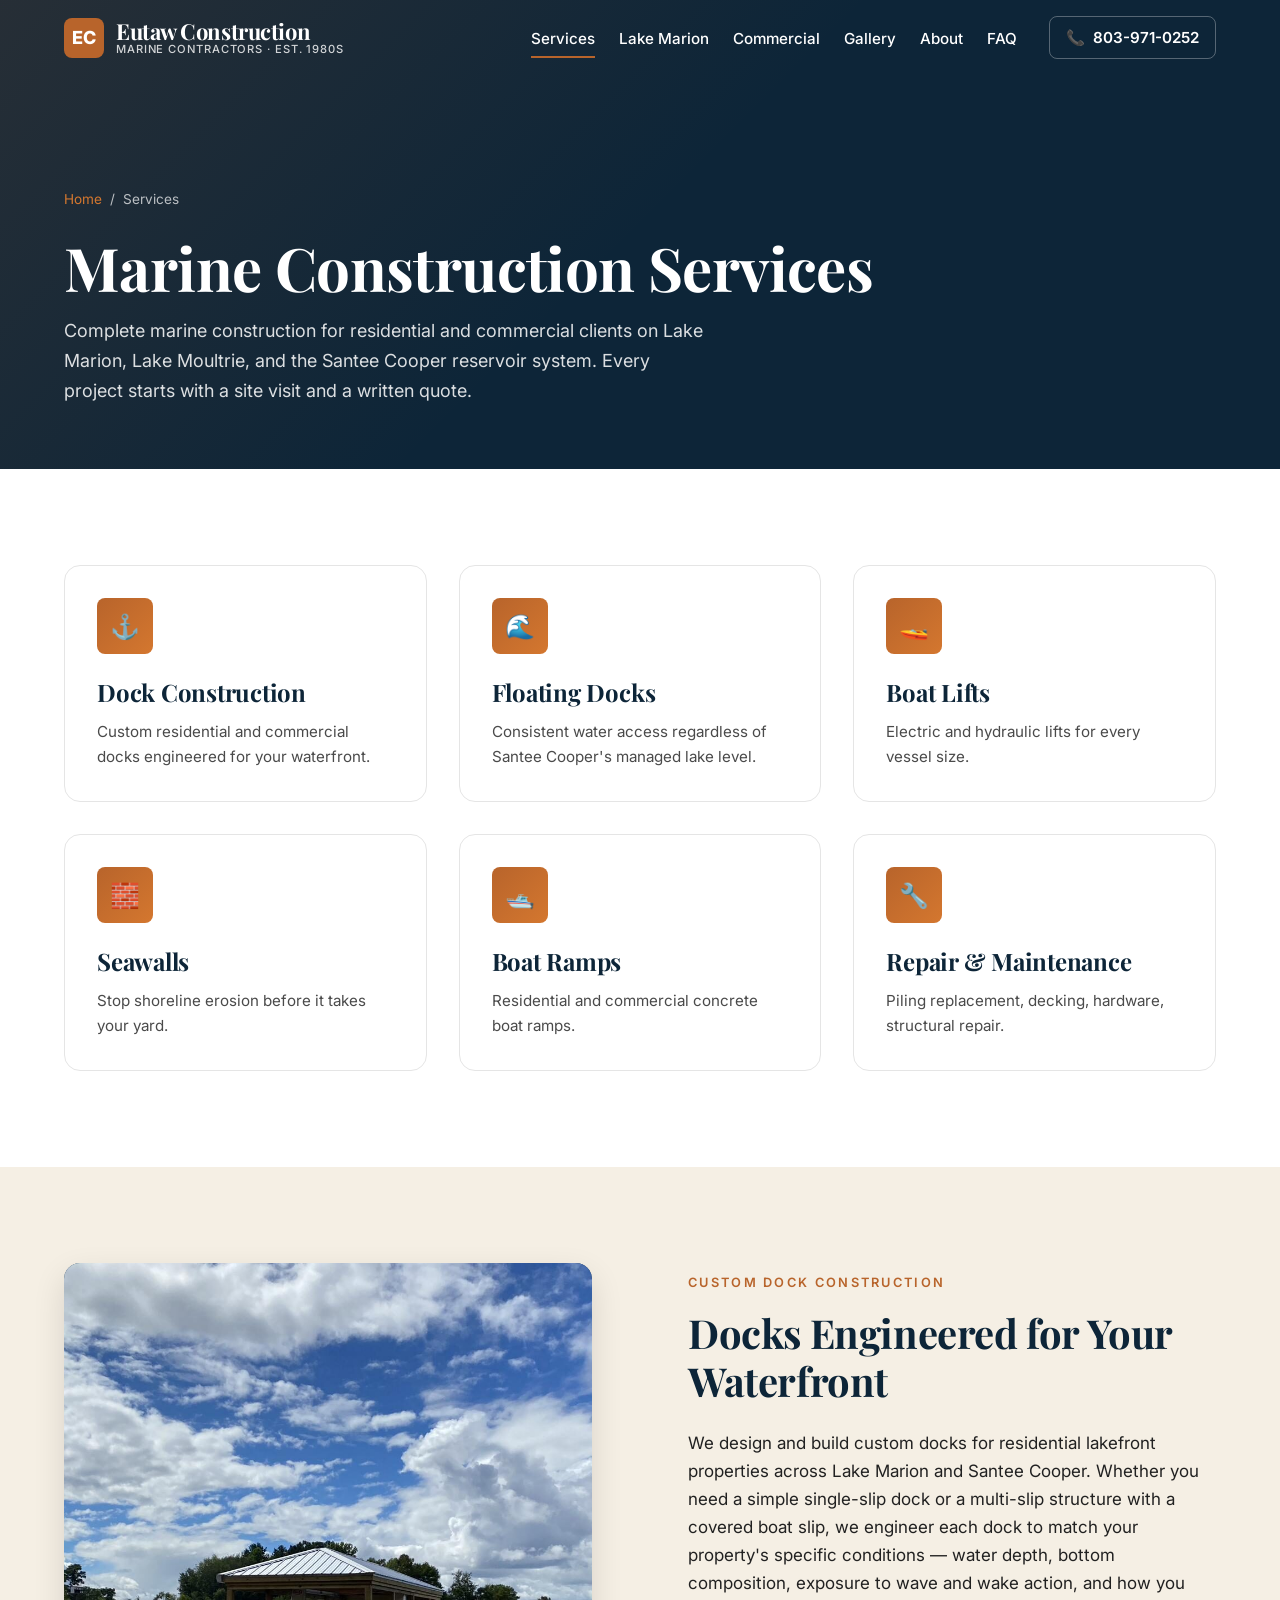
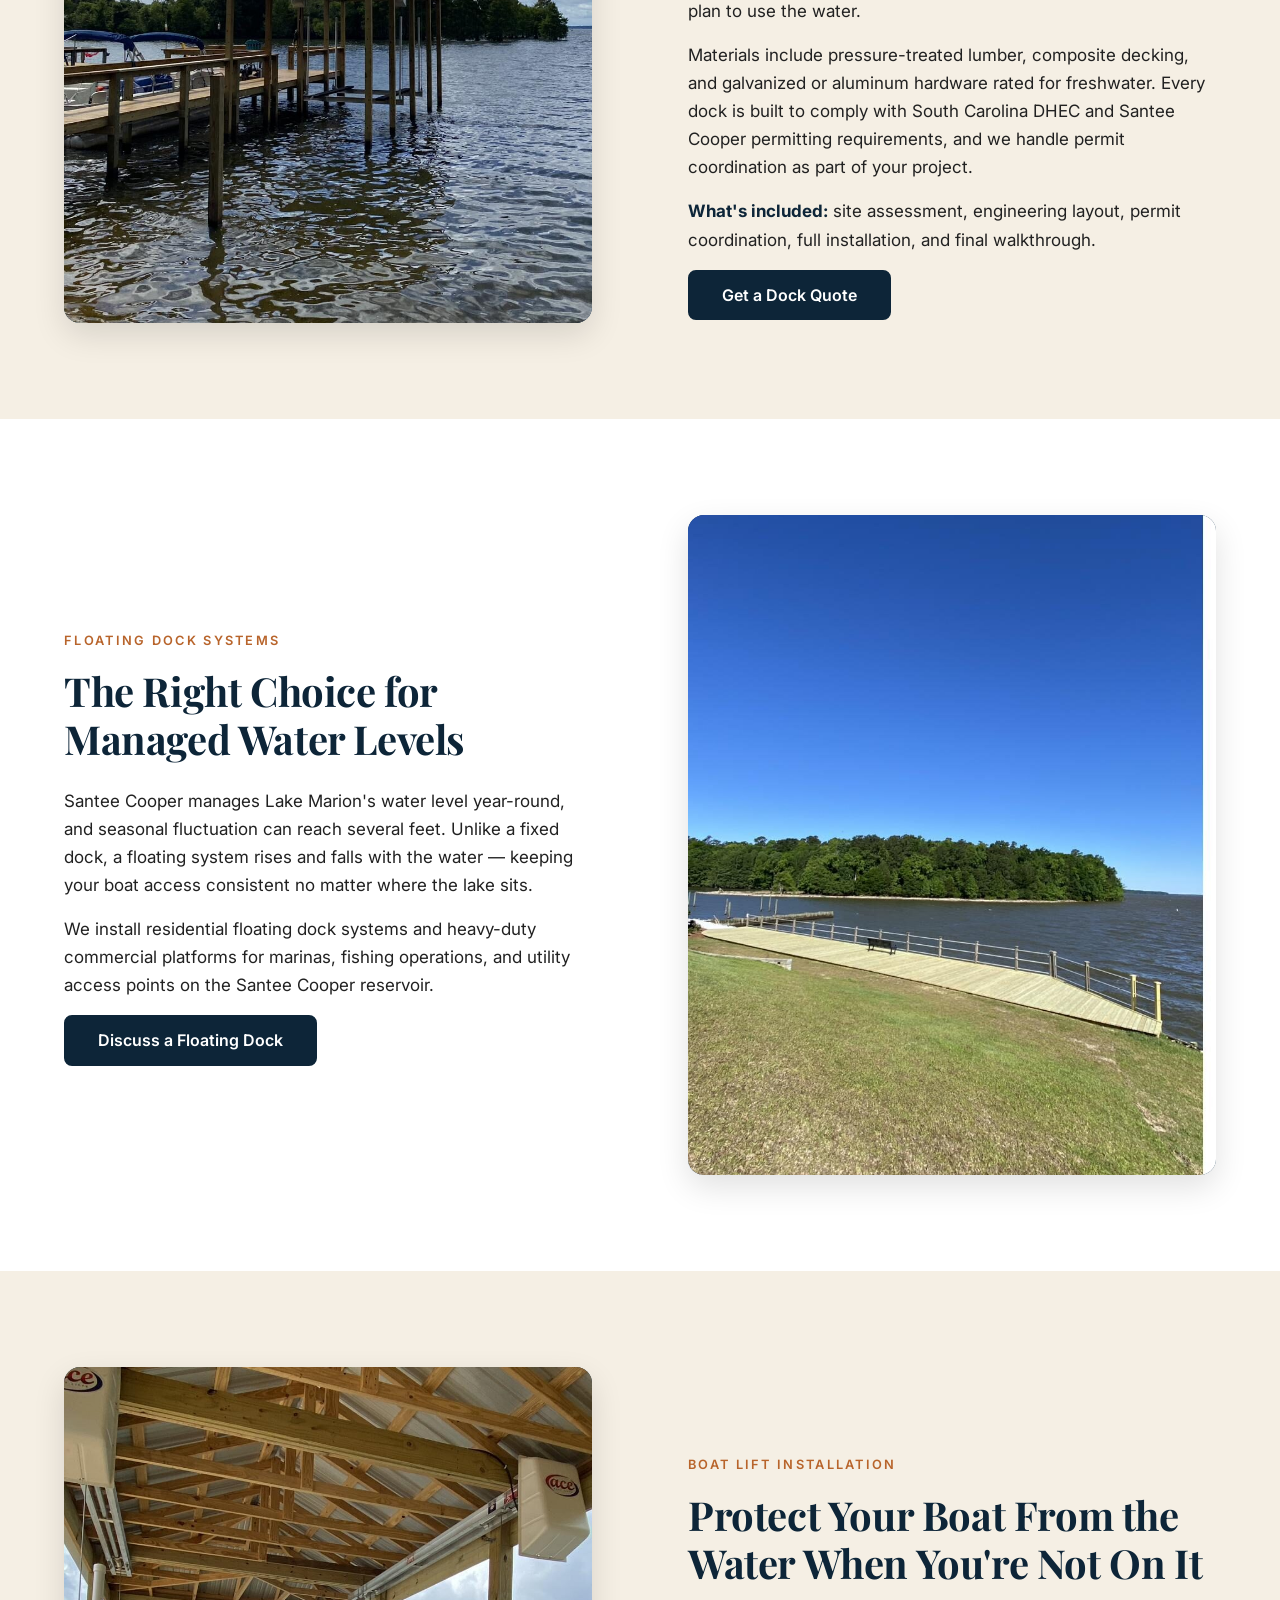
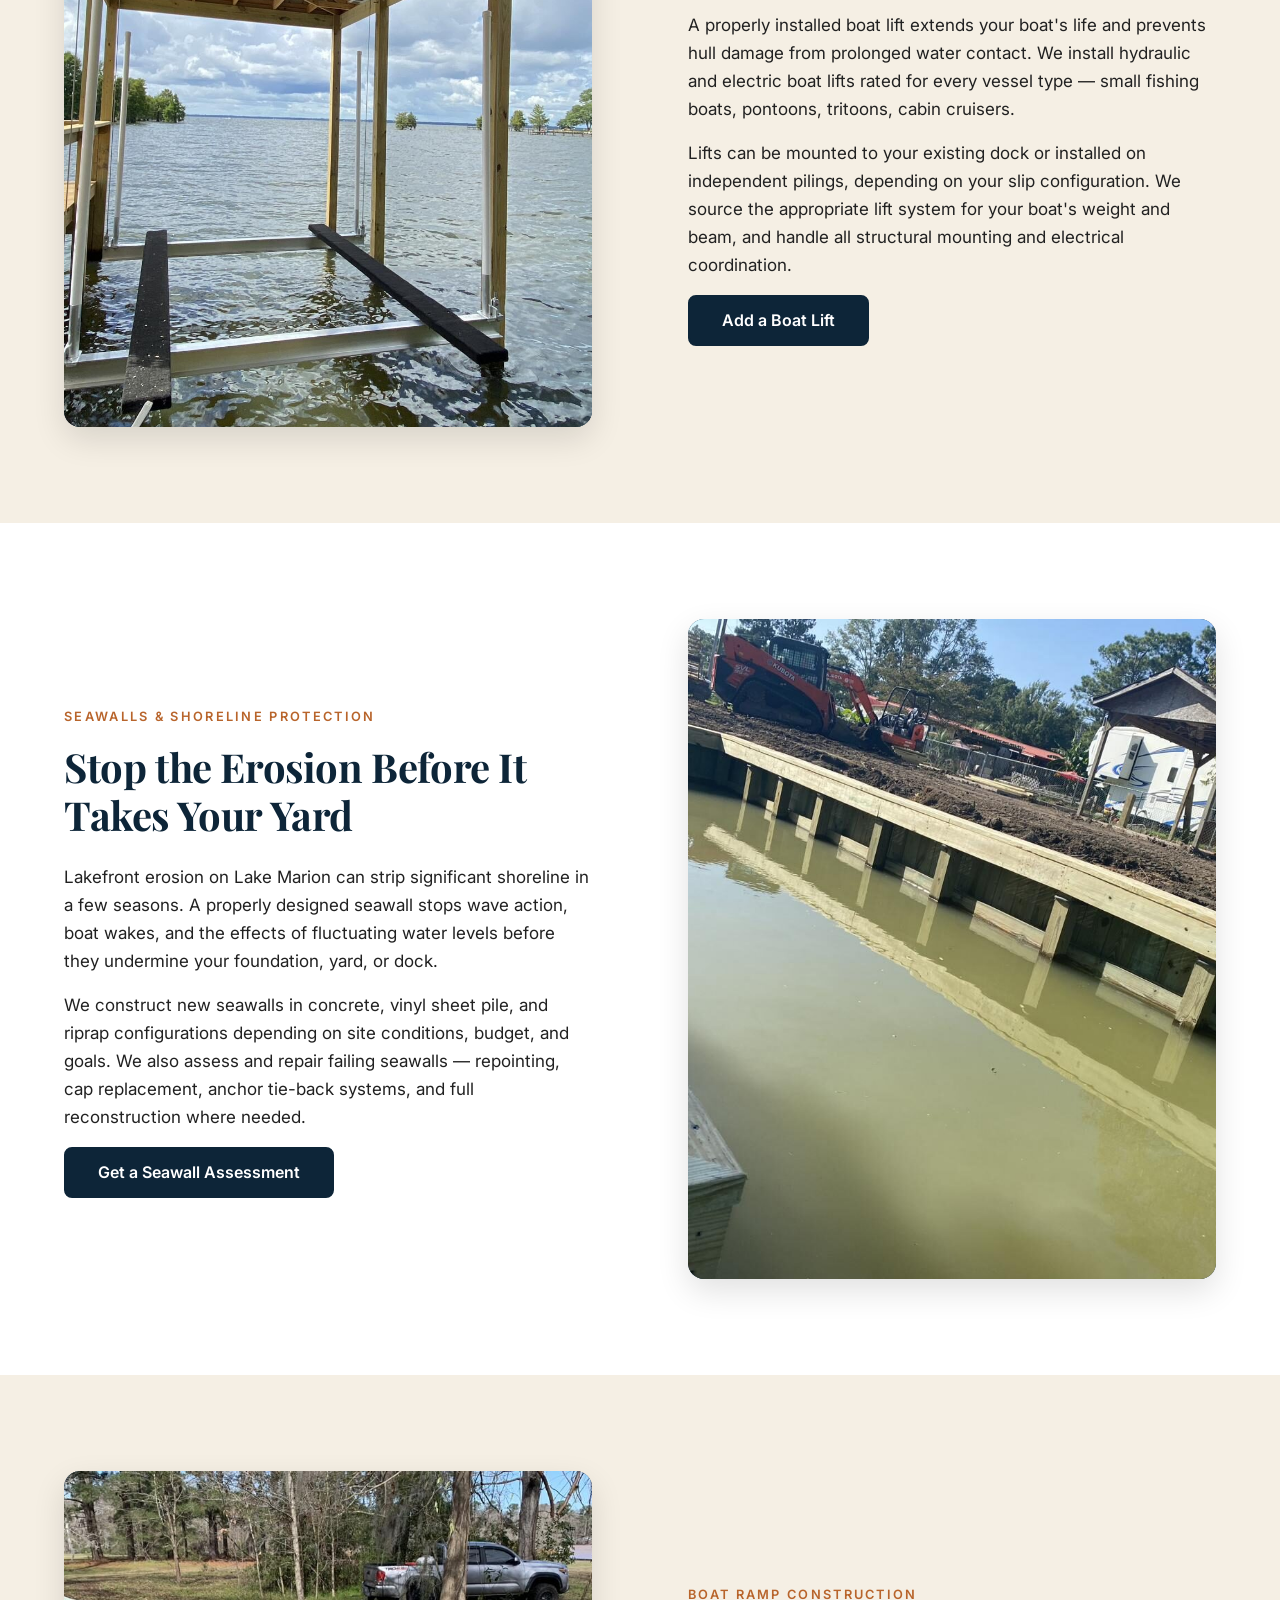
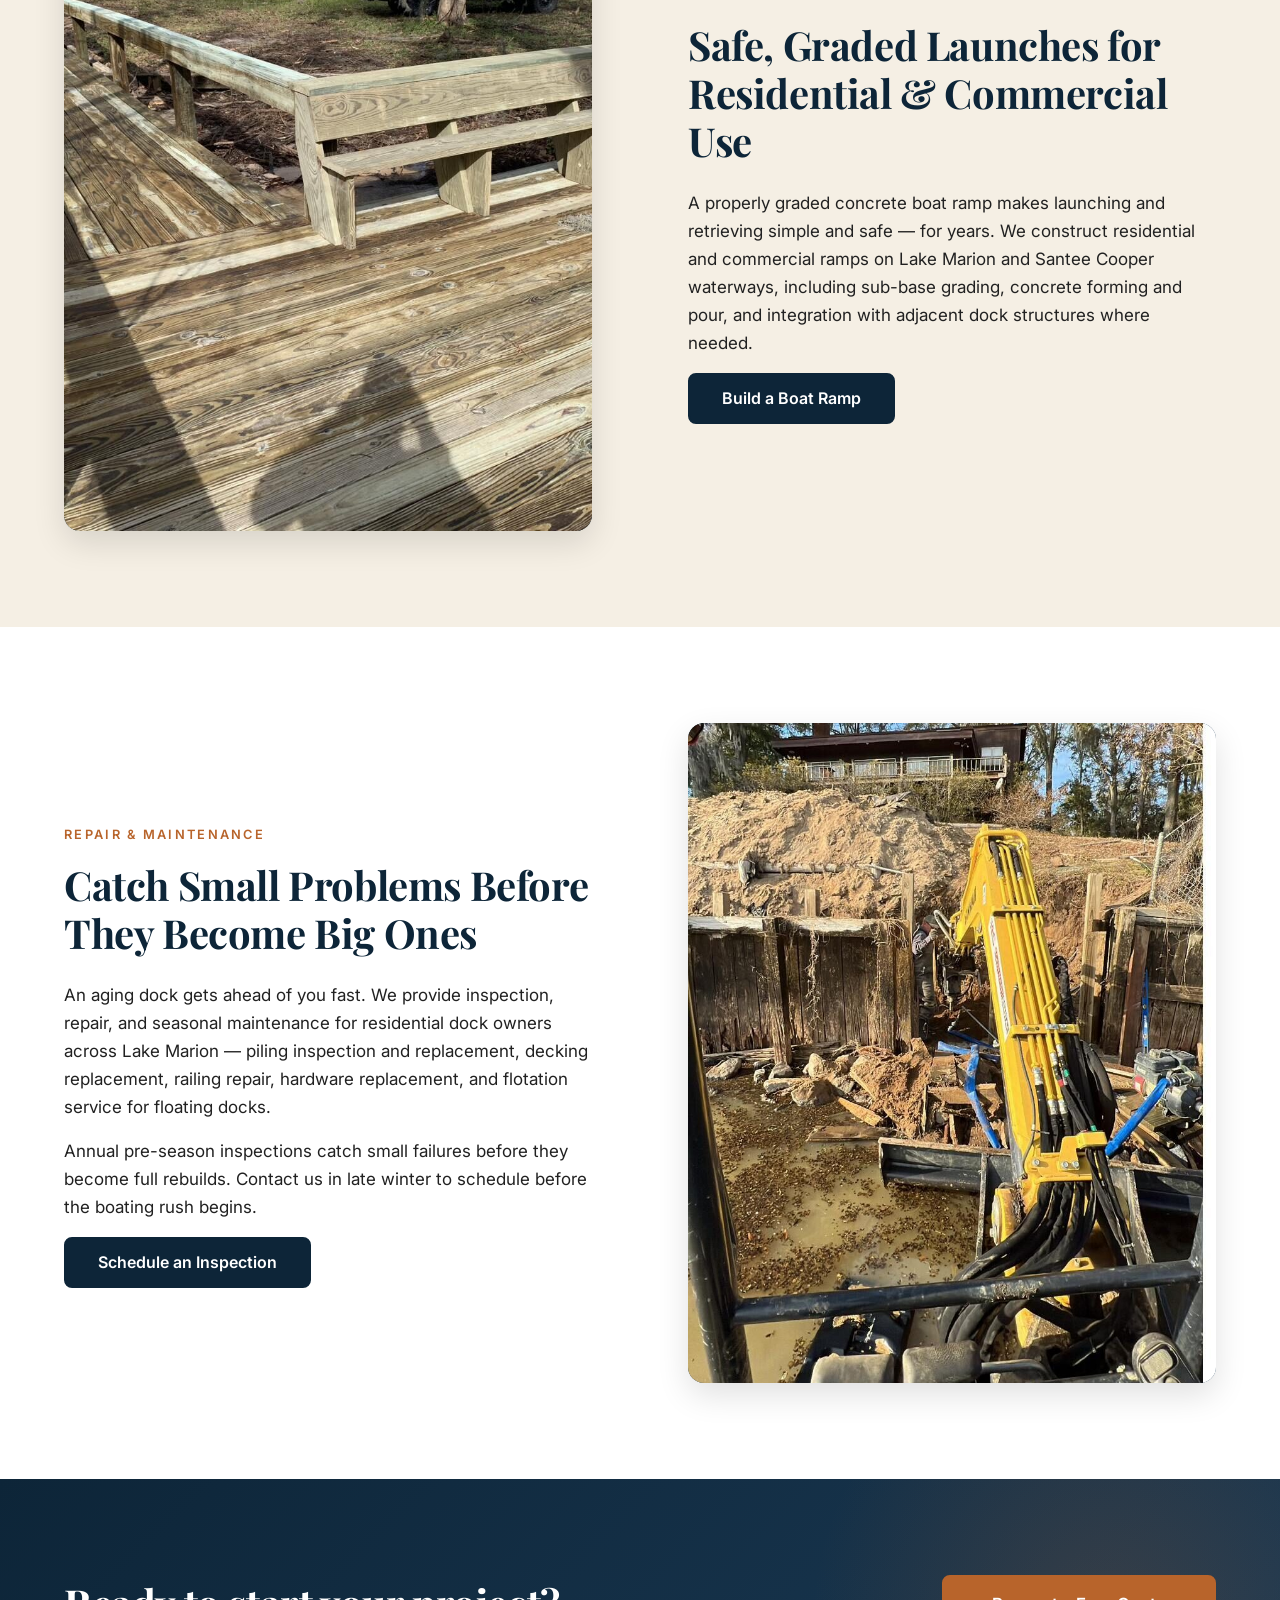
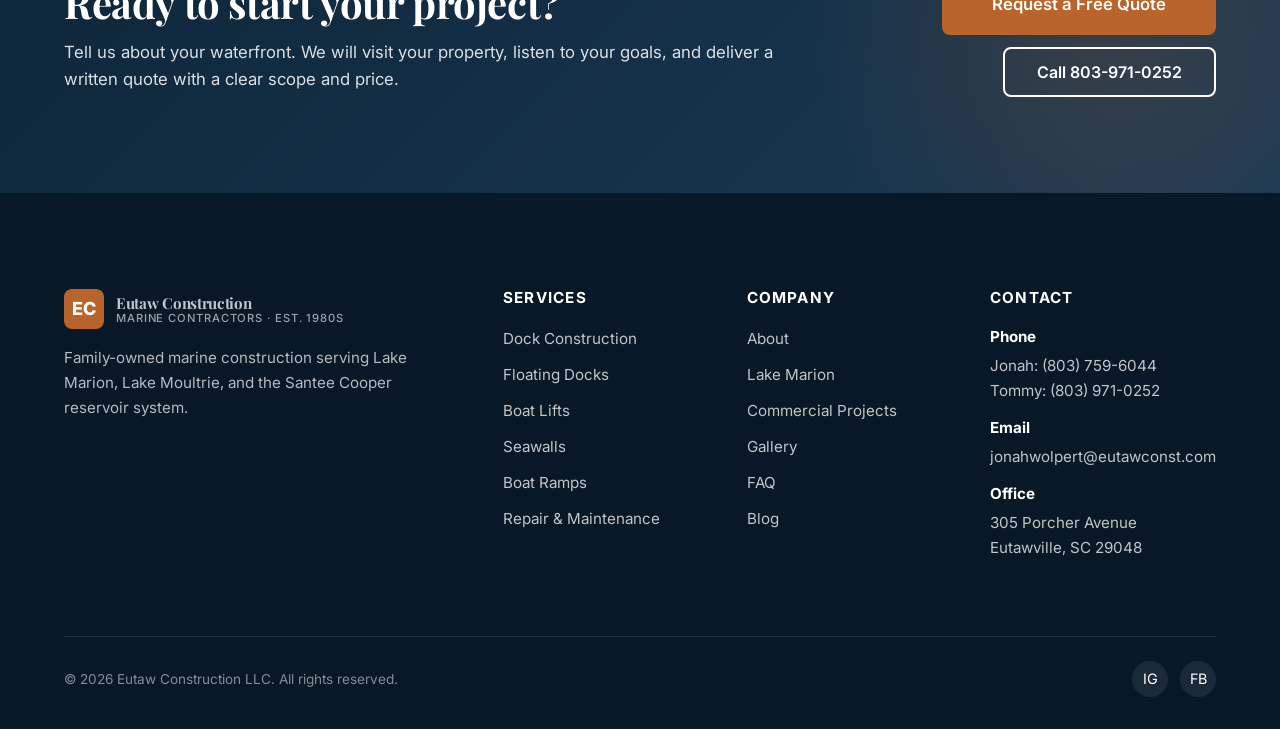
<file: services.html>
<!DOCTYPE html>
<html lang="en">
<head>
<meta charset="UTF-8">
<meta name="viewport" content="width=device-width, initial-scale=1.0">
<title>Marine Construction Services Lake Marion SC | Dock, Seawall, Boat Lift | Eutaw Construction</title>
<meta name="description" content="Custom dock construction, floating dock systems, boat lifts, seawalls, boat ramps, and commercial marine work on Lake Marion & Santee Cooper, SC. Free on-site estimates.">
<meta name="robots" content="index, follow, max-image-preview:large">
<link rel="canonical" href="https://www.eutawconst.com/services.html">

<meta property="og:type" content="website">
<meta property="og:title" content="Marine Construction Services Lake Marion SC | Eutaw Construction">
<meta property="og:description" content="Custom dock, seawall, boat lift, and commercial marine work on Lake Marion & Santee Cooper.">
<meta property="og:url" content="https://www.eutawconst.com/services.html">
<meta property="og:image" content="https://www.eutawconst.com/images/og-services.jpg">
<meta name="twitter:card" content="summary_large_image">

<link rel="preconnect" href="https://fonts.googleapis.com">
<link rel="preconnect" href="https://fonts.gstatic.com" crossorigin>
<link href="https://fonts.googleapis.com/css2?family=Inter:wght@400;500;600;700;800&family=Playfair+Display:wght@500;600;700;800&display=swap" rel="stylesheet">
<link rel="stylesheet" href="/css/styles.css">
<link rel="icon" type="image/svg+xml" href="/images/favicon.svg">

<script type="application/ld+json">
{
  "@context": "https://schema.org",
  "@type": "BreadcrumbList",
  "itemListElement": [
    {"@type": "ListItem", "position": 1, "name": "Home", "item": "https://www.eutawconst.com/"},
    {"@type": "ListItem", "position": 2, "name": "Services", "item": "https://www.eutawconst.com/services.html"}
  ]
}
</script>
<script type="application/ld+json">
{
  "@context": "https://schema.org",
  "@type": "Service",
  "serviceType": "Marine Construction",
  "provider": {"@type": "GeneralContractor", "name": "Eutaw Construction LLC", "url": "https://www.eutawconst.com"},
  "areaServed": [{"@type": "Lake", "name": "Lake Marion"}, {"@type": "Lake", "name": "Lake Moultrie"}],
  "hasOfferCatalog": {
    "@type": "OfferCatalog",
    "name": "Marine Construction Services",
    "itemListElement": [
      {"@type": "Offer", "itemOffered": {"@type": "Service", "name": "Custom Dock Construction"}},
      {"@type": "Offer", "itemOffered": {"@type": "Service", "name": "Floating Dock Installation"}},
      {"@type": "Offer", "itemOffered": {"@type": "Service", "name": "Boat Lift Installation"}},
      {"@type": "Offer", "itemOffered": {"@type": "Service", "name": "Seawall Construction and Repair"}},
      {"@type": "Offer", "itemOffered": {"@type": "Service", "name": "Boat Ramp Construction"}},
      {"@type": "Offer", "itemOffered": {"@type": "Service", "name": "Dock Repair and Maintenance"}}
    ]
  }
}
</script>
</head>
<body>

<header class="header">
  <div class="header-inner">
    <a href="/" class="logo" aria-label="Eutaw Construction home">
      <span class="logo-mark">EC</span>
      <span class="logo-text">Eutaw Construction<small>Marine Contractors · Est. 1980s</small></span>
    </a>
    <nav class="nav" aria-label="Primary">
      <ul class="nav-list">
        <li><a href='/services'>Services</a></li>
        <li><a href='/lake-marion'>Lake Marion</a></li>
        <li><a href='/commercial'>Commercial</a></li>
        <li><a href='/gallery'>Gallery</a></li>
        <li><a href='/about'>About</a></li>
        <li><a href='/faq'>FAQ</a></li>
      </ul>
      <a href="tel:+18039710252" class="nav-phone"><span>📞</span><span class="nav-phone-label">803-971-0252</span></a>
      <button class="nav-toggle" aria-label="Toggle menu" aria-expanded="false">☰</button>
    </nav>
  </div>
</header>

<section class="page-header">
  <div class="container page-header-inner">
    <div class="breadcrumbs">
      <a href="/">Home</a> <span>/</span> <span>Services</span>
    </div>
    <h1>Marine Construction Services</h1>
    <p class="page-header-subtitle">Complete marine construction for residential and commercial clients on Lake Marion, Lake Moultrie, and the Santee Cooper reservoir system. Every project starts with a site visit and a written quote.</p>
  </div>
</section>

<section class="section">
  <div class="container">
    <div class="grid grid-3">
      <a href="#docks" class="card"><div class="card-icon">⚓</div><h3>Dock Construction</h3><p>Custom residential and commercial docks engineered for your waterfront.</p></a>
      <a href="#floating" class="card"><div class="card-icon">🌊</div><h3>Floating Docks</h3><p>Consistent water access regardless of Santee Cooper's managed lake level.</p></a>
      <a href="#lifts" class="card"><div class="card-icon">🚤</div><h3>Boat Lifts</h3><p>Electric and hydraulic lifts for every vessel size.</p></a>
      <a href="#seawalls" class="card"><div class="card-icon">🧱</div><h3>Seawalls</h3><p>Stop shoreline erosion before it takes your yard.</p></a>
      <a href="#ramps" class="card"><div class="card-icon">🛥️</div><h3>Boat Ramps</h3><p>Residential and commercial concrete boat ramps.</p></a>
      <a href="#repair" class="card"><div class="card-icon">🔧</div><h3>Repair & Maintenance</h3><p>Piling replacement, decking, hardware, structural repair.</p></a>
    </div>
  </div>
</section>

<section class="section section-sand" id="docks">
  <div class="container">
    <div class="feature">
      <div class="feature-media"><img src="/images/gallery/dock-02.jpg" alt="Completed custom covered dock on Lake Marion, SC" loading="lazy"></div>
      <div class="feature-content">
        <span class="eyebrow">Custom Dock Construction</span>
        <h2>Docks Engineered for Your Waterfront</h2>
        <p>We design and build custom docks for residential lakefront properties across Lake Marion and Santee Cooper. Whether you need a simple single-slip dock or a multi-slip structure with a covered boat slip, we engineer each dock to match your property's specific conditions — water depth, bottom composition, exposure to wave and wake action, and how you plan to use the water.</p>
        <p>Materials include pressure-treated lumber, composite decking, and galvanized or aluminum hardware rated for freshwater. Every dock is built to comply with South Carolina DHEC and Santee Cooper permitting requirements, and we handle permit coordination as part of your project.</p>
        <p><strong>What's included:</strong> site assessment, engineering layout, permit coordination, full installation, and final walkthrough.</p>
        <a class='btn btn-dark mt-4' href='/quote'>Get a Dock Quote</a>
      </div>
    </div>
  </div>
</section>

<section class="section" id="floating">
  <div class="container">
    <div class="feature feature-reverse">
      <div class="feature-media"><img src="/images/gallery/aerial-01.jpg" alt="Floating dock system along a Lake Marion shoreline, SC" loading="lazy"></div>
      <div class="feature-content">
        <span class="eyebrow">Floating Dock Systems</span>
        <h2>The Right Choice for Managed Water Levels</h2>
        <p>Santee Cooper manages Lake Marion's water level year-round, and seasonal fluctuation can reach several feet. Unlike a fixed dock, a floating system rises and falls with the water — keeping your boat access consistent no matter where the lake sits.</p>
        <p>We install residential floating dock systems and heavy-duty commercial platforms for marinas, fishing operations, and utility access points on the Santee Cooper reservoir.</p>
        <a class='btn btn-dark mt-4' href='/quote'>Discuss a Floating Dock</a>
      </div>
    </div>
  </div>
</section>

<section class="section section-sand" id="lifts">
  <div class="container">
    <div class="feature">
      <div class="feature-media"><img src="/images/gallery/lift-01.jpg" alt="Boat lift installed inside a covered slip, Lake Marion SC" loading="lazy"></div>
      <div class="feature-content">
        <span class="eyebrow">Boat Lift Installation</span>
        <h2>Protect Your Boat From the Water When You're Not On It</h2>
        <p>A properly installed boat lift extends your boat's life and prevents hull damage from prolonged water contact. We install hydraulic and electric boat lifts rated for every vessel type — small fishing boats, pontoons, tritoons, cabin cruisers.</p>
        <p>Lifts can be mounted to your existing dock or installed on independent pilings, depending on your slip configuration. We source the appropriate lift system for your boat's weight and beam, and handle all structural mounting and electrical coordination.</p>
        <a class='btn btn-dark mt-4' href='/quote'>Add a Boat Lift</a>
      </div>
    </div>
  </div>
</section>

<section class="section" id="seawalls">
  <div class="container">
    <div class="feature feature-reverse">
      <div class="feature-media"><img src="/images/gallery/seawall-01.jpg" alt="Completed timber seawall on Lake Marion, SC" loading="lazy"></div>
      <div class="feature-content">
        <span class="eyebrow">Seawalls & Shoreline Protection</span>
        <h2>Stop the Erosion Before It Takes Your Yard</h2>
        <p>Lakefront erosion on Lake Marion can strip significant shoreline in a few seasons. A properly designed seawall stops wave action, boat wakes, and the effects of fluctuating water levels before they undermine your foundation, yard, or dock.</p>
        <p>We construct new seawalls in concrete, vinyl sheet pile, and riprap configurations depending on site conditions, budget, and goals. We also assess and repair failing seawalls — repointing, cap replacement, anchor tie-back systems, and full reconstruction where needed.</p>
        <a class='btn btn-dark mt-4' href='/quote'>Get a Seawall Assessment</a>
      </div>
    </div>
  </div>
</section>

<section class="section section-sand" id="ramps">
  <div class="container">
    <div class="feature">
      <div class="feature-media"><img src="/images/commercial-deck.jpg" alt="Poured concrete and timber waterfront access structure, SC" loading="lazy"></div>
      <div class="feature-content">
        <span class="eyebrow">Boat Ramp Construction</span>
        <h2>Safe, Graded Launches for Residential & Commercial Use</h2>
        <p>A properly graded concrete boat ramp makes launching and retrieving simple and safe — for years. We construct residential and commercial ramps on Lake Marion and Santee Cooper waterways, including sub-base grading, concrete forming and pour, and integration with adjacent dock structures where needed.</p>
        <a class='btn btn-dark mt-4' href='/quote'>Build a Boat Ramp</a>
      </div>
    </div>
  </div>
</section>

<section class="section" id="repair">
  <div class="container">
    <div class="feature feature-reverse">
      <div class="feature-media"><img src="/images/gallery/seawall-04.jpg" alt="Marine construction and repair work in progress, Lake Marion SC" loading="lazy"></div>
      <div class="feature-content">
        <span class="eyebrow">Repair & Maintenance</span>
        <h2>Catch Small Problems Before They Become Big Ones</h2>
        <p>An aging dock gets ahead of you fast. We provide inspection, repair, and seasonal maintenance for residential dock owners across Lake Marion — piling inspection and replacement, decking replacement, railing repair, hardware replacement, and flotation service for floating docks.</p>
        <p>Annual pre-season inspections catch small failures before they become full rebuilds. Contact us in late winter to schedule before the boating rush begins.</p>
        <a class='btn btn-dark mt-4' href='/quote'>Schedule an Inspection</a>
      </div>
    </div>
  </div>
</section>

<section class="cta-banner">
  <div class="container">
    <div class="cta-banner-inner">
      <div>
        <h2>Ready to start your project?</h2>
        <p>Tell us about your waterfront. We will visit your property, listen to your goals, and deliver a written quote with a clear scope and price.</p>
      </div>
      <div class="cta-banner-actions">
        <a class='btn btn-primary btn-lg' href='/quote'>Request a Free Quote</a>
        <a href="tel:+18039710252" class="btn btn-secondary">Call 803-971-0252</a>
      </div>
    </div>
  </div>
</section>

<footer class="footer">
  <div class="container">
    <div class="footer-grid">
      <div class="footer-about">
        <a href="/" class="logo" style="margin-bottom: var(--space-4); display: inline-flex;">
          <span class="logo-mark">EC</span><span class="logo-text">Eutaw Construction<small>Marine Contractors · Est. 1980s</small></span>
        </a>
        <p>Family-owned marine construction serving Lake Marion, Lake Moultrie, and the Santee Cooper reservoir system.</p>
      </div>
      <div><h4>Services</h4><ul>
        <li><a href='/services#docks'>Dock Construction</a></li>
        <li><a href='/services#floating'>Floating Docks</a></li>
        <li><a href='/services#lifts'>Boat Lifts</a></li>
        <li><a href='/services#seawalls'>Seawalls</a></li>
        <li><a href='/services#ramps'>Boat Ramps</a></li>
        <li><a href='/services#repair'>Repair & Maintenance</a></li>
      </ul></div>
      <div><h4>Company</h4><ul>
        <li><a href='/about'>About</a></li>
        <li><a href='/lake-marion'>Lake Marion</a></li>
        <li><a href='/commercial'>Commercial Projects</a></li>
        <li><a href='/gallery'>Gallery</a></li>
        <li><a href='/faq'>FAQ</a></li>
        <li><a href="/blog/">Blog</a></li>
      </ul></div>
      <div><h4>Contact</h4>
        <div class="footer-contact-item"><div><strong>Phone</strong><a href="tel:+18037596044">Jonah: (803) 759-6044</a><br><a href="tel:+18039710252">Tommy: (803) 971-0252</a></div></div>
        <div class="footer-contact-item"><div><strong>Email</strong><a href="mailto:jonahwolpert@eutawconst.com">jonahwolpert@eutawconst.com</a></div></div>
        <div class="footer-contact-item"><div><strong>Office</strong>305 Porcher Avenue<br>Eutawville, SC 29048</div></div>
      </div>
    </div>
    <div class="footer-bottom">
      <div>© <span id="yr">2026</span> Eutaw Construction LLC. All rights reserved.</div>
      <div class="footer-social">
        <a href="https://www.instagram.com/eutawconstruction/" aria-label="Instagram" target="_blank" rel="noopener">IG</a>
        <a href="https://www.facebook.com/eutawconstruction/" aria-label="Facebook" target="_blank" rel="noopener">FB</a>
      </div>
    </div>
  </div>
</footer>

<script src="/js/main.js"></script>
<script>document.getElementById('yr').textContent = new Date().getFullYear();</script>
</body>
</html>
</file>
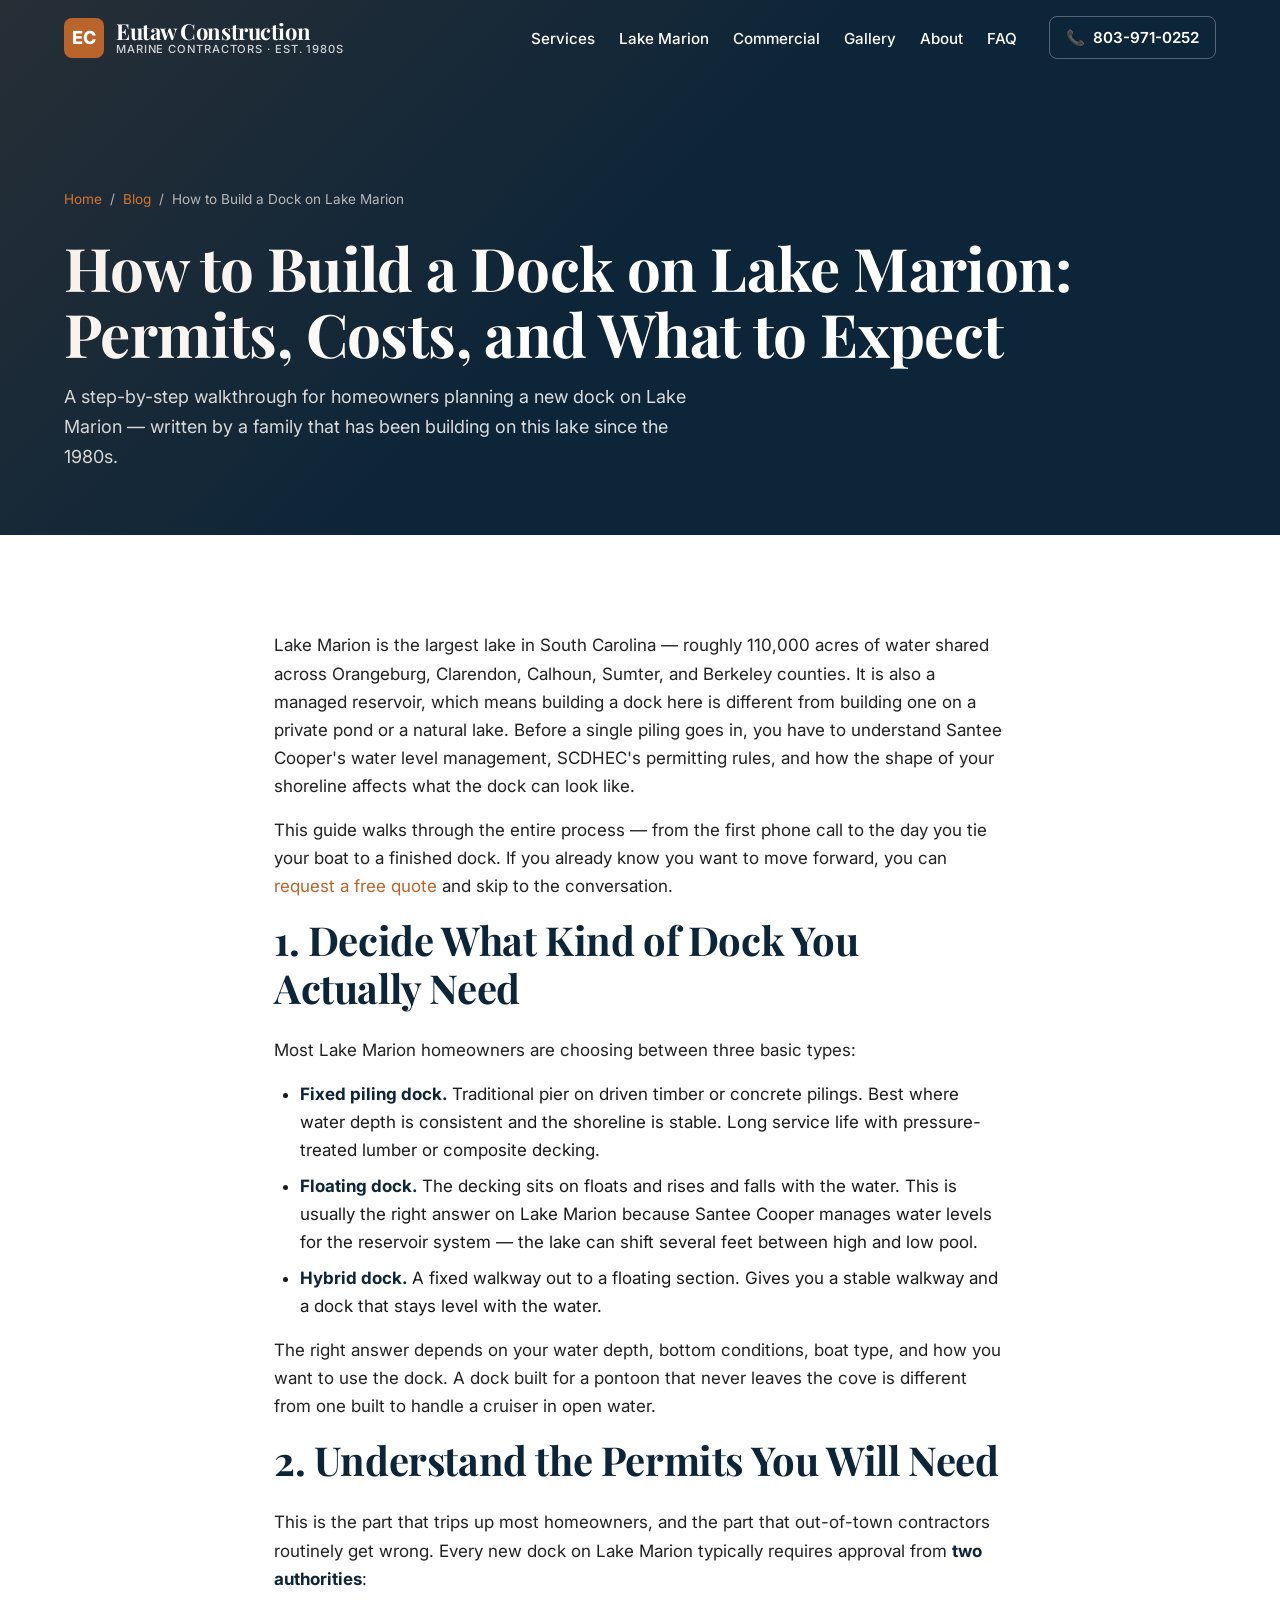
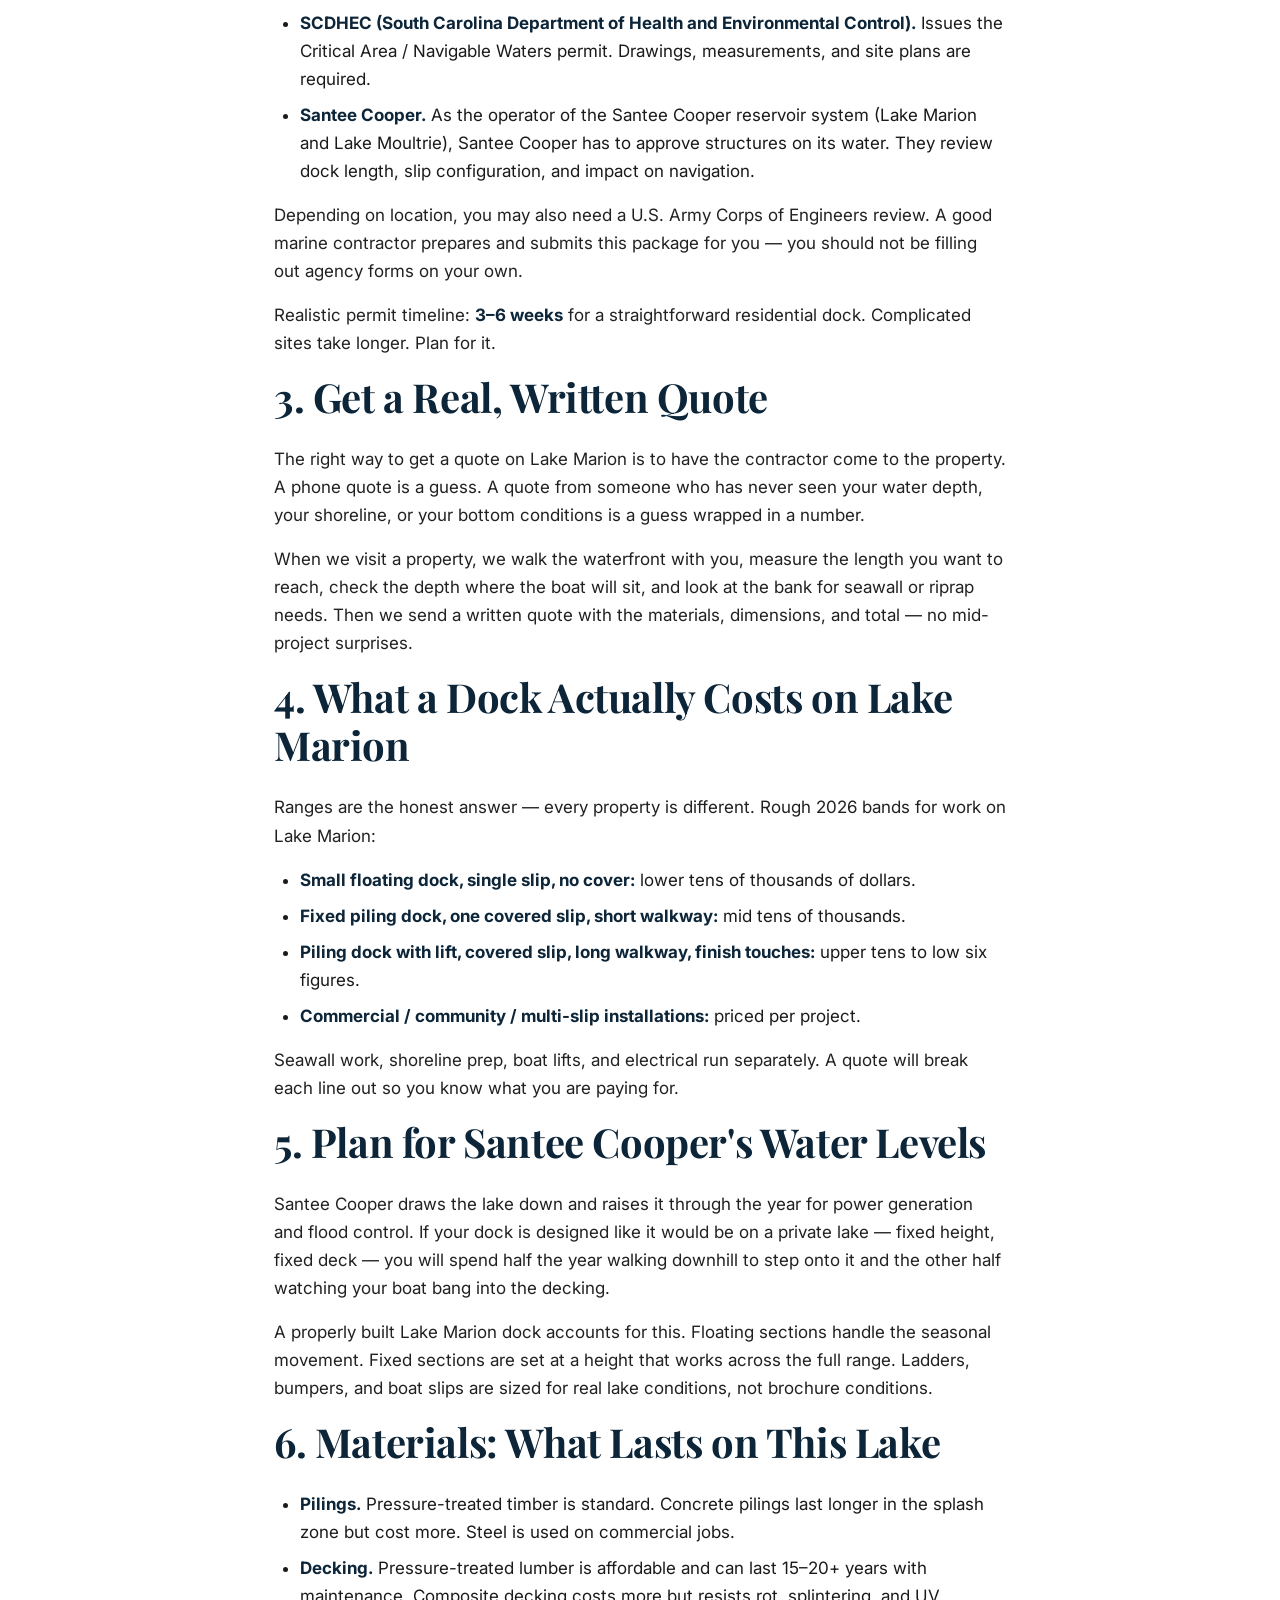
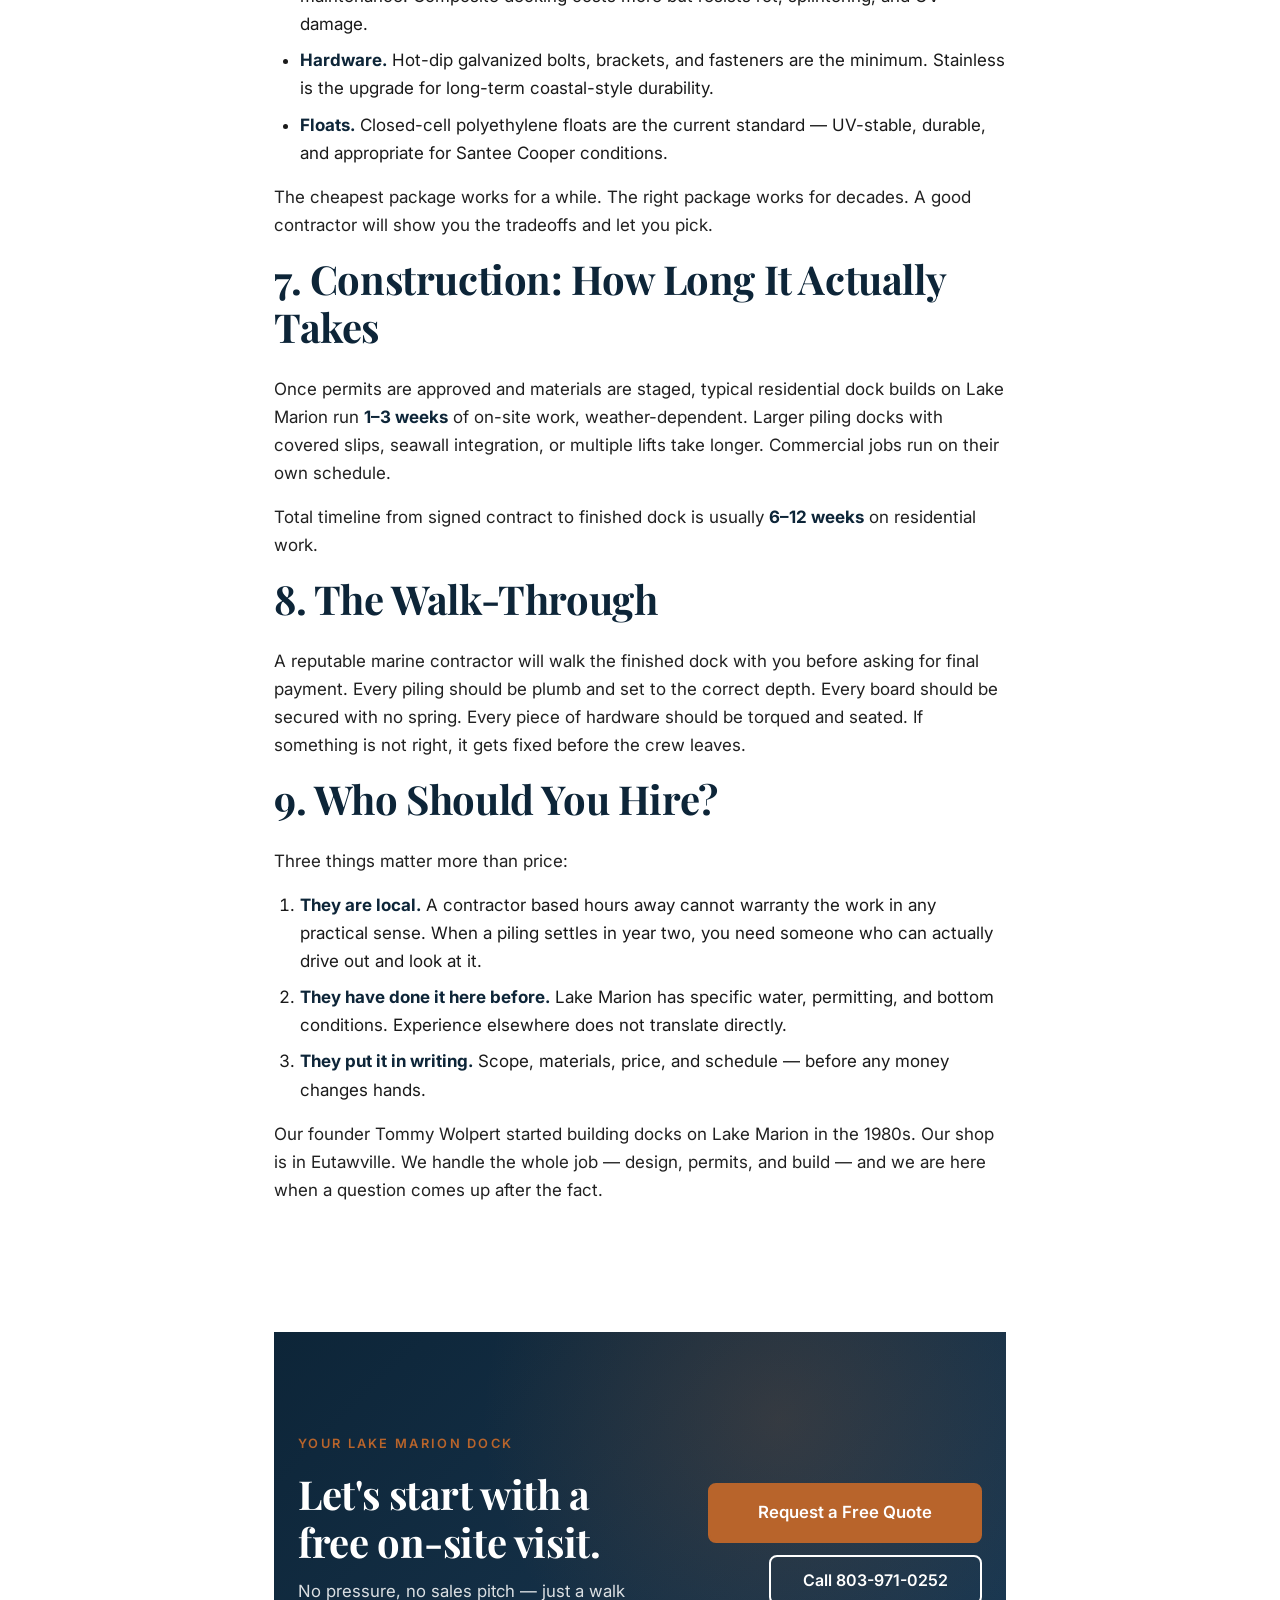
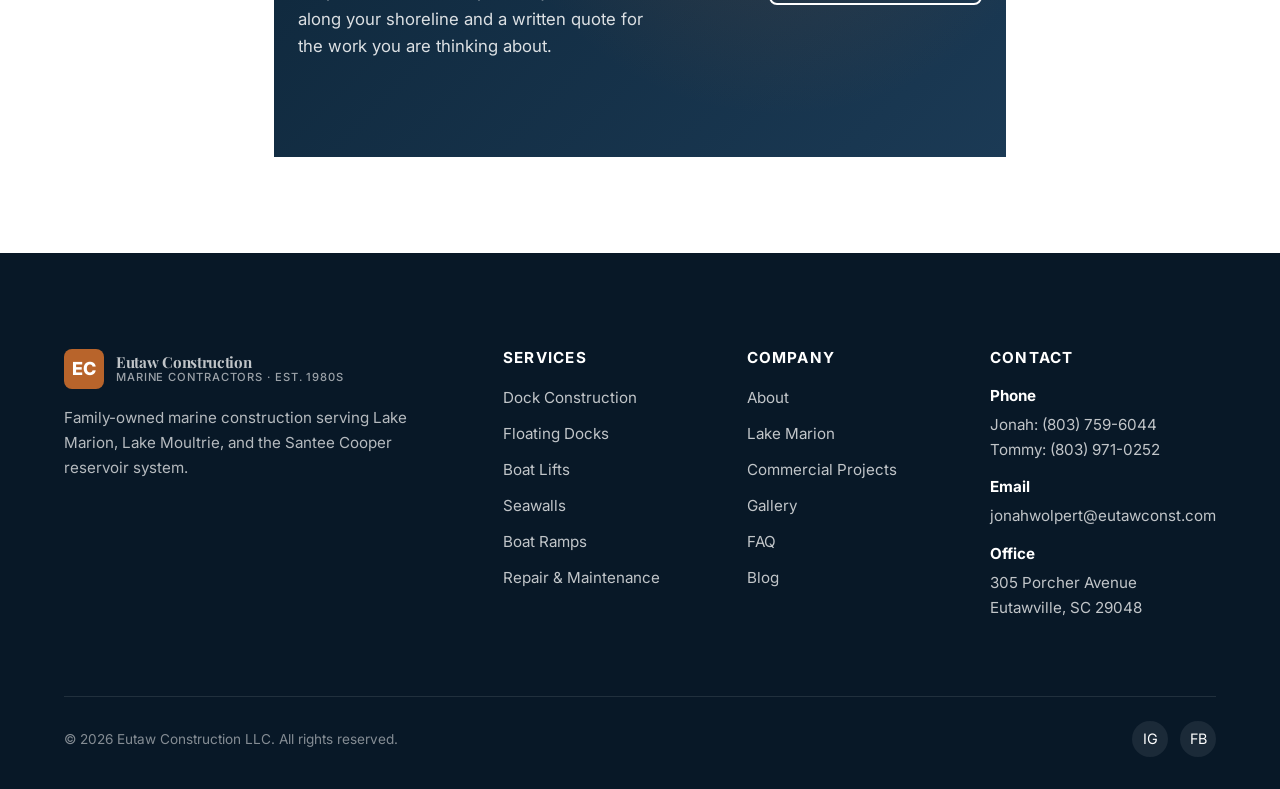
<file: blog/how-to-build-a-dock-on-lake-marion.html>
<!DOCTYPE html>
<html lang="en">
<head>
<meta charset="UTF-8">
<meta name="viewport" content="width=device-width, initial-scale=1.0">
<title>How to Build a Dock on Lake Marion: Permits, Costs, Timing | Eutaw Construction LLC</title>
<meta name="description" content="Complete guide to building a dock on Lake Marion, SC — SCDHEC and Santee Cooper permits, cost ranges, materials, timeline, and what to expect. Written by a local marine contractor with 40+ years on the lake.">
<meta name="robots" content="index, follow, max-image-preview:large">
<link rel="canonical" href="https://www.eutawconst.com/blog/how-to-build-a-dock-on-lake-marion.html">

<meta property="og:type" content="article">
<meta property="og:title" content="How to Build a Dock on Lake Marion: Permits, Costs & Timing">
<meta property="og:description" content="A local contractor's complete walkthrough for homeowners planning a new dock on Lake Marion.">
<meta property="og:url" content="https://www.eutawconst.com/blog/how-to-build-a-dock-on-lake-marion.html">
<meta property="og:image" content="https://www.eutawconst.com/images/blog/how-to-build-a-dock.jpg">
<meta property="og:site_name" content="Eutaw Construction LLC">
<meta property="article:published_time" content="2026-04-19">
<meta property="article:author" content="Jonah Wolpert">

<meta name="twitter:card" content="summary_large_image">

<link rel="preconnect" href="https://fonts.googleapis.com">
<link rel="preconnect" href="https://fonts.gstatic.com" crossorigin>
<link href="https://fonts.googleapis.com/css2?family=Inter:wght@400;500;600;700;800&family=Playfair+Display:wght@500;600;700;800&display=swap" rel="stylesheet">
<link rel="stylesheet" href="/css/styles.css">
<link rel="icon" type="image/svg+xml" href="/images/favicon.svg">

<script type="application/ld+json">
{
  "@context": "https://schema.org",
  "@type": "BreadcrumbList",
  "itemListElement": [
    {"@type": "ListItem", "position": 1, "name": "Home", "item": "https://www.eutawconst.com/"},
    {"@type": "ListItem", "position": 2, "name": "Blog", "item": "https://www.eutawconst.com/blog/"},
    {"@type": "ListItem", "position": 3, "name": "How to Build a Dock on Lake Marion", "item": "https://www.eutawconst.com/blog/how-to-build-a-dock-on-lake-marion.html"}
  ]
}
</script>
<script type="application/ld+json">
{
  "@context": "https://schema.org",
  "@type": "Article",
  "headline": "How to Build a Dock on Lake Marion: Permits, Costs, and What to Expect",
  "description": "A complete guide to building a dock on Lake Marion — SCDHEC permits, Santee Cooper approval, costs, materials, and timeline.",
  "image": "https://www.eutawconst.com/images/blog/how-to-build-a-dock.jpg",
  "datePublished": "2026-04-19",
  "dateModified": "2026-04-19",
  "author": {"@type": "Person", "name": "Jonah Wolpert"},
  "publisher": {"@id": "https://www.eutawconst.com/#business"},
  "mainEntityOfPage": "https://www.eutawconst.com/blog/how-to-build-a-dock-on-lake-marion.html"
}
</script>
</head>
<body>

<header class="header">
  <div class="header-inner">
    <a href="/" class="logo" aria-label="Eutaw Construction home">
      <span class="logo-mark">EC</span>
      <span class="logo-text">Eutaw Construction<small>Marine Contractors · Est. 1980s</small></span>
    </a>
    <nav class="nav" aria-label="Primary">
      <ul class="nav-list">
        <li><a href="/services.html">Services</a></li>
        <li><a href="/lake-marion.html">Lake Marion</a></li>
        <li><a href="/commercial.html">Commercial</a></li>
        <li><a href="/gallery.html">Gallery</a></li>
        <li><a href="/about.html">About</a></li>
        <li><a href="/faq.html">FAQ</a></li>
      </ul>
      <a href="tel:+18039710252" class="nav-phone"><span>📞</span><span class="nav-phone-label">803-971-0252</span></a>
      <button class="nav-toggle" aria-label="Toggle menu" aria-expanded="false">☰</button>
    </nav>
  </div>
</header>

<section class="page-header">
  <div class="container">
    <nav class="breadcrumbs" aria-label="Breadcrumb">
      <a href="/">Home</a> <span>/</span> <a href="/blog/">Blog</a> <span>/</span> <span>How to Build a Dock on Lake Marion</span>
    </nav>
    <h1>How to Build a Dock on Lake Marion: Permits, Costs, and What to Expect</h1>
    <p class="page-header-subtitle">A step-by-step walkthrough for homeowners planning a new dock on Lake Marion — written by a family that has been building on this lake since the 1980s.</p>
  </div>
</section>

<article class="section">
  <div class="container" style="max-width: 780px;">

    <p>Lake Marion is the largest lake in South Carolina — roughly 110,000 acres of water shared across Orangeburg, Clarendon, Calhoun, Sumter, and Berkeley counties. It is also a managed reservoir, which means building a dock here is different from building one on a private pond or a natural lake. Before a single piling goes in, you have to understand Santee Cooper's water level management, SCDHEC's permitting rules, and how the shape of your shoreline affects what the dock can look like.</p>

    <p>This guide walks through the entire process — from the first phone call to the day you tie your boat to a finished dock. If you already know you want to move forward, you can <a href="/quote.html">request a free quote</a> and skip to the conversation.</p>

    <h2>1. Decide What Kind of Dock You Actually Need</h2>

    <p>Most Lake Marion homeowners are choosing between three basic types:</p>
    <ul>
      <li><strong>Fixed piling dock.</strong> Traditional pier on driven timber or concrete pilings. Best where water depth is consistent and the shoreline is stable. Long service life with pressure-treated lumber or composite decking.</li>
      <li><strong>Floating dock.</strong> The decking sits on floats and rises and falls with the water. This is usually the right answer on Lake Marion because Santee Cooper manages water levels for the reservoir system — the lake can shift several feet between high and low pool.</li>
      <li><strong>Hybrid dock.</strong> A fixed walkway out to a floating section. Gives you a stable walkway and a dock that stays level with the water.</li>
    </ul>

    <p>The right answer depends on your water depth, bottom conditions, boat type, and how you want to use the dock. A dock built for a pontoon that never leaves the cove is different from one built to handle a cruiser in open water.</p>

    <h2>2. Understand the Permits You Will Need</h2>

    <p>This is the part that trips up most homeowners, and the part that out-of-town contractors routinely get wrong. Every new dock on Lake Marion typically requires approval from <strong>two authorities</strong>:</p>

    <ul>
      <li><strong>SCDHEC (South Carolina Department of Health and Environmental Control).</strong> Issues the Critical Area / Navigable Waters permit. Drawings, measurements, and site plans are required.</li>
      <li><strong>Santee Cooper.</strong> As the operator of the Santee Cooper reservoir system (Lake Marion and Lake Moultrie), Santee Cooper has to approve structures on its water. They review dock length, slip configuration, and impact on navigation.</li>
    </ul>

    <p>Depending on location, you may also need a U.S. Army Corps of Engineers review. A good marine contractor prepares and submits this package for you — you should not be filling out agency forms on your own.</p>

    <p>Realistic permit timeline: <strong>3–6 weeks</strong> for a straightforward residential dock. Complicated sites take longer. Plan for it.</p>

    <h2>3. Get a Real, Written Quote</h2>

    <p>The right way to get a quote on Lake Marion is to have the contractor come to the property. A phone quote is a guess. A quote from someone who has never seen your water depth, your shoreline, or your bottom conditions is a guess wrapped in a number.</p>

    <p>When we visit a property, we walk the waterfront with you, measure the length you want to reach, check the depth where the boat will sit, and look at the bank for seawall or riprap needs. Then we send a written quote with the materials, dimensions, and total — no mid-project surprises.</p>

    <h2>4. What a Dock Actually Costs on Lake Marion</h2>

    <p>Ranges are the honest answer — every property is different. Rough 2026 bands for work on Lake Marion:</p>

    <ul>
      <li><strong>Small floating dock, single slip, no cover:</strong> lower tens of thousands of dollars.</li>
      <li><strong>Fixed piling dock, one covered slip, short walkway:</strong> mid tens of thousands.</li>
      <li><strong>Piling dock with lift, covered slip, long walkway, finish touches:</strong> upper tens to low six figures.</li>
      <li><strong>Commercial / community / multi-slip installations:</strong> priced per project.</li>
    </ul>

    <p>Seawall work, shoreline prep, boat lifts, and electrical run separately. A quote will break each line out so you know what you are paying for.</p>

    <h2>5. Plan for Santee Cooper's Water Levels</h2>

    <p>Santee Cooper draws the lake down and raises it through the year for power generation and flood control. If your dock is designed like it would be on a private lake — fixed height, fixed deck — you will spend half the year walking downhill to step onto it and the other half watching your boat bang into the decking.</p>

    <p>A properly built Lake Marion dock accounts for this. Floating sections handle the seasonal movement. Fixed sections are set at a height that works across the full range. Ladders, bumpers, and boat slips are sized for real lake conditions, not brochure conditions.</p>

    <h2>6. Materials: What Lasts on This Lake</h2>

    <ul>
      <li><strong>Pilings.</strong> Pressure-treated timber is standard. Concrete pilings last longer in the splash zone but cost more. Steel is used on commercial jobs.</li>
      <li><strong>Decking.</strong> Pressure-treated lumber is affordable and can last 15–20+ years with maintenance. Composite decking costs more but resists rot, splintering, and UV damage.</li>
      <li><strong>Hardware.</strong> Hot-dip galvanized bolts, brackets, and fasteners are the minimum. Stainless is the upgrade for long-term coastal-style durability.</li>
      <li><strong>Floats.</strong> Closed-cell polyethylene floats are the current standard — UV-stable, durable, and appropriate for Santee Cooper conditions.</li>
    </ul>

    <p>The cheapest package works for a while. The right package works for decades. A good contractor will show you the tradeoffs and let you pick.</p>

    <h2>7. Construction: How Long It Actually Takes</h2>

    <p>Once permits are approved and materials are staged, typical residential dock builds on Lake Marion run <strong>1–3 weeks</strong> of on-site work, weather-dependent. Larger piling docks with covered slips, seawall integration, or multiple lifts take longer. Commercial jobs run on their own schedule.</p>

    <p>Total timeline from signed contract to finished dock is usually <strong>6–12 weeks</strong> on residential work.</p>

    <h2>8. The Walk-Through</h2>

    <p>A reputable marine contractor will walk the finished dock with you before asking for final payment. Every piling should be plumb and set to the correct depth. Every board should be secured with no spring. Every piece of hardware should be torqued and seated. If something is not right, it gets fixed before the crew leaves.</p>

    <h2>9. Who Should You Hire?</h2>

    <p>Three things matter more than price:</p>
    <ol>
      <li><strong>They are local.</strong> A contractor based hours away cannot warranty the work in any practical sense. When a piling settles in year two, you need someone who can actually drive out and look at it.</li>
      <li><strong>They have done it here before.</strong> Lake Marion has specific water, permitting, and bottom conditions. Experience elsewhere does not translate directly.</li>
      <li><strong>They put it in writing.</strong> Scope, materials, price, and schedule — before any money changes hands.</li>
    </ol>

    <p>Our founder Tommy Wolpert started building docks on Lake Marion in the 1980s. Our shop is in Eutawville. We handle the whole job — design, permits, and build — and we are here when a question comes up after the fact.</p>

    <div class="cta-banner" style="margin-top: var(--space-16); border-radius: var(--radius-xl);">
      <div class="container">
        <div class="cta-banner-inner">
          <div>
            <span class="eyebrow text-copper">Your Lake Marion Dock</span>
            <h2>Let's start with a free on-site visit.</h2>
            <p>No pressure, no sales pitch — just a walk along your shoreline and a written quote for the work you are thinking about.</p>
          </div>
          <div class="cta-banner-actions">
            <a href="/quote.html" class="btn btn-primary btn-lg">Request a Free Quote</a>
            <a href="tel:+18039710252" class="btn btn-secondary">Call 803-971-0252</a>
          </div>
        </div>
      </div>
    </div>

  </div>
</article>

<footer class="footer">
  <div class="container">
    <div class="footer-grid">
      <div class="footer-about">
        <a href="/" class="logo" style="margin-bottom: var(--space-4); display: inline-flex;">
          <span class="logo-mark">EC</span>
          <span class="logo-text">Eutaw Construction<small>Marine Contractors · Est. 1980s</small></span>
        </a>
        <p>Family-owned marine construction serving Lake Marion, Lake Moultrie, and the Santee Cooper reservoir system.</p>
      </div>
      <div>
        <h4>Services</h4>
        <ul>
          <li><a href="/services.html#docks">Dock Construction</a></li>
          <li><a href="/services.html#floating">Floating Docks</a></li>
          <li><a href="/services.html#lifts">Boat Lifts</a></li>
          <li><a href="/services.html#seawalls">Seawalls</a></li>
          <li><a href="/services.html#ramps">Boat Ramps</a></li>
          <li><a href="/services.html#repair">Repair & Maintenance</a></li>
        </ul>
      </div>
      <div>
        <h4>Company</h4>
        <ul>
          <li><a href="/about.html">About</a></li>
          <li><a href="/lake-marion.html">Lake Marion</a></li>
          <li><a href="/commercial.html">Commercial Projects</a></li>
          <li><a href="/gallery.html">Gallery</a></li>
          <li><a href="/faq.html">FAQ</a></li>
          <li><a href="/blog/">Blog</a></li>
        </ul>
      </div>
      <div>
        <h4>Contact</h4>
        <div class="footer-contact-item"><div><strong>Phone</strong><a href="tel:+18037596044">Jonah: (803) 759-6044</a><br><a href="tel:+18039710252">Tommy: (803) 971-0252</a></div></div>
        <div class="footer-contact-item"><div><strong>Email</strong><a href="mailto:jonahwolpert@eutawconst.com">jonahwolpert@eutawconst.com</a></div></div>
        <div class="footer-contact-item"><div><strong>Office</strong>305 Porcher Avenue<br>Eutawville, SC 29048</div></div>
      </div>
    </div>
    <div class="footer-bottom">
      <div>© <span id="yr">2026</span> Eutaw Construction LLC. All rights reserved.</div>
      <div class="footer-social">
        <a href="https://www.instagram.com/eutawconstruction/" aria-label="Instagram" target="_blank" rel="noopener">IG</a>
        <a href="https://www.facebook.com/eutawconstruction/" aria-label="Facebook" target="_blank" rel="noopener">FB</a>
      </div>
    </div>
  </div>
</footer>

<script src="/js/main.js"></script>
<script>document.getElementById('yr').textContent = new Date().getFullYear();</script>
</body>
</html>
</file>
<file: css/styles.css>
/* ============================================================
   EUTAW CONSTRUCTION LLC — Design System
   ============================================================ */

:root {
  /* Brand palette */
  --color-navy: #0d2538;
  --color-navy-deep: #081827;
  --color-navy-soft: #1b3a55;
  --color-copper: #b8642b;
  --color-copper-bright: #d4772f;
  --color-sand: #f5efe4;
  --color-cream: #fbf7f0;
  --color-white: #ffffff;
  --color-ink: #1a1a1a;
  --color-gray-900: #212121;
  --color-gray-700: #4a4a4a;
  --color-gray-500: #757575;
  --color-gray-300: #c9c9c9;
  --color-gray-200: #e5e5e5;
  --color-gray-100: #f3f3f3;

  /* Typography */
  --font-heading: 'Playfair Display', Georgia, serif;
  --font-body: 'Inter', -apple-system, BlinkMacSystemFont, 'Segoe UI', Roboto, sans-serif;

  /* Spacing */
  --space-1: 0.25rem;
  --space-2: 0.5rem;
  --space-3: 0.75rem;
  --space-4: 1rem;
  --space-5: 1.5rem;
  --space-6: 2rem;
  --space-8: 3rem;
  --space-10: 4rem;
  --space-12: 6rem;
  --space-16: 8rem;
  --space-20: 10rem;

  /* Layout */
  --max-width: 1200px;
  --max-width-text: 720px;
  --radius-sm: 4px;
  --radius: 8px;
  --radius-lg: 16px;

  /* Shadows */
  --shadow-sm: 0 1px 2px rgba(0, 0, 0, 0.05);
  --shadow: 0 4px 12px rgba(0, 0, 0, 0.08);
  --shadow-lg: 0 12px 32px rgba(0, 0, 0, 0.12);
  --shadow-xl: 0 24px 48px rgba(0, 0, 0, 0.16);

  /* Transitions */
  --transition: 200ms ease;
  --transition-slow: 400ms ease;
}

/* ============================================================
   Reset & Base
   ============================================================ */
*, *::before, *::after {
  box-sizing: border-box;
  margin: 0;
  padding: 0;
}

html {
  scroll-behavior: smooth;
  -webkit-text-size-adjust: 100%;
}

body {
  font-family: var(--font-body);
  font-size: 17px;
  line-height: 1.65;
  color: var(--color-ink);
  background: var(--color-white);
  -webkit-font-smoothing: antialiased;
  -moz-osx-font-smoothing: grayscale;
  overflow-x: hidden;
}

img, video {
  max-width: 100%;
  height: auto;
  display: block;
}

a {
  color: var(--color-copper);
  text-decoration: none;
  transition: color var(--transition);
}

a:hover {
  color: var(--color-copper-bright);
}

button {
  font-family: inherit;
  cursor: pointer;
  border: none;
  background: none;
}

h1, h2, h3, h4, h5, h6 {
  font-family: var(--font-heading);
  font-weight: 700;
  line-height: 1.2;
  letter-spacing: -0.01em;
  color: var(--color-navy);
}

h1 {
  font-size: clamp(2.25rem, 5vw, 3.75rem);
  line-height: 1.1;
}

h2 {
  font-size: clamp(1.75rem, 3.5vw, 2.5rem);
  margin-bottom: var(--space-5);
}

h3 {
  font-size: clamp(1.25rem, 2.2vw, 1.5rem);
  margin-bottom: var(--space-3);
}

h4 {
  font-size: 1.125rem;
  margin-bottom: var(--space-3);
}

p {
  margin-bottom: var(--space-4);
  color: var(--color-gray-900);
}

p:last-child {
  margin-bottom: 0;
}

ul, ol {
  padding-left: 1.5em;
  margin-bottom: var(--space-4);
}

li {
  margin-bottom: var(--space-2);
}

strong {
  font-weight: 700;
  color: var(--color-navy);
}

/* ============================================================
   Layout
   ============================================================ */
.container {
  width: 100%;
  max-width: var(--max-width);
  margin: 0 auto;
  padding: 0 var(--space-5);
}

.container-narrow {
  max-width: var(--max-width-text);
  margin: 0 auto;
  padding: 0 var(--space-5);
}

.section {
  padding: var(--space-12) 0;
}

.section-sm {
  padding: var(--space-8) 0;
}

.section-lg {
  padding: var(--space-16) 0;
}

.section-dark {
  background: var(--color-navy);
  color: var(--color-white);
}

.section-dark h1, .section-dark h2, .section-dark h3, .section-dark h4 {
  color: var(--color-white);
}

.section-dark p {
  color: rgba(255, 255, 255, 0.85);
}

.section-sand {
  background: var(--color-sand);
}

.section-cream {
  background: var(--color-cream);
}

/* ============================================================
   Header / Navigation
   ============================================================ */
.header {
  position: fixed;
  top: 0;
  left: 0;
  right: 0;
  z-index: 100;
  transition: all var(--transition);
  background: rgba(13, 37, 56, 0.0);
  backdrop-filter: blur(0);
}

.header.scrolled {
  background: rgba(13, 37, 56, 0.96);
  backdrop-filter: blur(12px);
  box-shadow: var(--shadow);
}

.header-inner {
  display: flex;
  align-items: center;
  justify-content: space-between;
  padding: var(--space-4) var(--space-5);
  max-width: var(--max-width);
  margin: 0 auto;
}

.logo {
  display: flex;
  align-items: center;
  gap: var(--space-3);
  color: var(--color-white);
  font-family: var(--font-heading);
  font-size: 1.375rem;
  font-weight: 700;
  text-decoration: none;
  letter-spacing: -0.02em;
}

.logo:hover {
  color: var(--color-white);
}

.logo-mark {
  width: 40px;
  height: 40px;
  background: var(--color-copper);
  border-radius: var(--radius);
  display: flex;
  align-items: center;
  justify-content: center;
  color: var(--color-white);
  font-weight: 800;
  font-family: var(--font-body);
  font-size: 1.125rem;
  flex-shrink: 0;
}

.logo-text {
  line-height: 1.1;
}

.logo-text small {
  display: block;
  font-family: var(--font-body);
  font-size: 0.7rem;
  font-weight: 500;
  letter-spacing: 0.08em;
  text-transform: uppercase;
  opacity: 0.8;
}

.nav {
  display: flex;
  align-items: center;
  gap: var(--space-6);
}

.nav-list {
  display: flex;
  gap: var(--space-5);
  list-style: none;
  padding: 0;
  margin: 0;
}

.nav-list li {
  margin: 0;
}

.nav-list a {
  color: var(--color-white);
  font-size: 0.95rem;
  font-weight: 500;
  text-decoration: none;
  padding: var(--space-2) 0;
  position: relative;
  transition: color var(--transition);
}

.nav-list a::after {
  content: '';
  position: absolute;
  bottom: -2px;
  left: 0;
  right: 0;
  height: 2px;
  background: var(--color-copper);
  transform: scaleX(0);
  transform-origin: center;
  transition: transform var(--transition);
}

.nav-list a:hover::after,
.nav-list a.active::after {
  transform: scaleX(1);
}

.nav-phone {
  display: inline-flex;
  align-items: center;
  gap: var(--space-2);
  color: var(--color-white);
  font-weight: 600;
  font-size: 0.95rem;
  padding: var(--space-2) var(--space-4);
  border: 1.5px solid rgba(255, 255, 255, 0.3);
  border-radius: var(--radius);
  transition: all var(--transition);
}

.nav-phone:hover {
  background: var(--color-copper);
  border-color: var(--color-copper);
  color: var(--color-white);
}

.nav-toggle {
  display: none;
  background: none;
  border: none;
  color: var(--color-white);
  font-size: 1.5rem;
  cursor: pointer;
  padding: var(--space-2);
}

/* ============================================================
   Buttons
   ============================================================ */
.btn {
  display: inline-flex;
  align-items: center;
  justify-content: center;
  gap: var(--space-2);
  padding: var(--space-3) var(--space-6);
  font-family: var(--font-body);
  font-size: 1rem;
  font-weight: 600;
  line-height: 1.4;
  text-decoration: none;
  border-radius: var(--radius);
  transition: all var(--transition);
  cursor: pointer;
  border: 2px solid transparent;
  white-space: nowrap;
}

.btn-primary {
  background: var(--color-copper);
  color: var(--color-white);
  border-color: var(--color-copper);
}

.btn-primary:hover {
  background: var(--color-copper-bright);
  border-color: var(--color-copper-bright);
  color: var(--color-white);
  transform: translateY(-2px);
  box-shadow: var(--shadow-lg);
}

.btn-secondary {
  background: transparent;
  color: var(--color-white);
  border-color: var(--color-white);
}

.btn-secondary:hover {
  background: var(--color-white);
  color: var(--color-navy);
}

.btn-dark {
  background: var(--color-navy);
  color: var(--color-white);
  border-color: var(--color-navy);
}

.btn-dark:hover {
  background: var(--color-navy-deep);
  border-color: var(--color-navy-deep);
  color: var(--color-white);
  transform: translateY(-2px);
}

.btn-outline {
  background: transparent;
  color: var(--color-navy);
  border-color: var(--color-navy);
}

.btn-outline:hover {
  background: var(--color-navy);
  color: var(--color-white);
}

.btn-lg {
  padding: var(--space-4) var(--space-8);
  font-size: 1.05rem;
}

.btn-group {
  display: flex;
  gap: var(--space-4);
  flex-wrap: wrap;
}

/* ============================================================
   Hero
   ============================================================ */
.hero {
  position: relative;
  min-height: 92vh;
  display: flex;
  align-items: center;
  color: var(--color-white);
  overflow: hidden;
  padding: var(--space-16) 0 var(--space-12);
}

.hero-bg {
  position: absolute;
  inset: 0;
  z-index: 0;
  background: linear-gradient(135deg, #0d2538 0%, #1b3a55 50%, #0d2538 100%);
}

.hero-bg-image {
  position: absolute;
  inset: 0;
  z-index: 0;
  background-size: cover;
  background-position: center;
  background-repeat: no-repeat;
}

.hero-overlay {
  position: absolute;
  inset: 0;
  z-index: 1;
  background: linear-gradient(
    135deg,
    rgba(13, 37, 56, 0.85) 0%,
    rgba(13, 37, 56, 0.65) 50%,
    rgba(13, 37, 56, 0.85) 100%
  );
}

.hero-content {
  position: relative;
  z-index: 2;
  max-width: 800px;
}

.hero-eyebrow {
  display: inline-block;
  font-size: 0.8rem;
  font-weight: 600;
  letter-spacing: 0.18em;
  text-transform: uppercase;
  color: var(--color-copper-bright);
  margin-bottom: var(--space-5);
  padding: var(--space-2) var(--space-4);
  border: 1px solid rgba(212, 119, 47, 0.4);
  border-radius: 999px;
}

.hero h1 {
  color: var(--color-white);
  font-size: clamp(2.5rem, 6vw, 4.5rem);
  margin-bottom: var(--space-5);
}

.hero-subtitle {
  font-size: clamp(1.05rem, 1.8vw, 1.25rem);
  line-height: 1.55;
  margin-bottom: var(--space-8);
  color: rgba(255, 255, 255, 0.92);
  max-width: 640px;
}

.hero-trust {
  display: flex;
  gap: var(--space-8);
  margin-top: var(--space-10);
  flex-wrap: wrap;
}

.hero-trust-item {
  display: flex;
  align-items: center;
  gap: var(--space-3);
  color: rgba(255, 255, 255, 0.9);
  font-size: 0.95rem;
}

.hero-trust-item strong {
  color: var(--color-white);
  font-weight: 700;
  display: block;
  font-size: 1.125rem;
}

.hero-trust-icon {
  width: 36px;
  height: 36px;
  background: rgba(212, 119, 47, 0.2);
  border: 1px solid rgba(212, 119, 47, 0.4);
  border-radius: 999px;
  display: flex;
  align-items: center;
  justify-content: center;
  flex-shrink: 0;
  color: var(--color-copper-bright);
}

/* Small hero variant for interior pages */
.hero-sm {
  min-height: 60vh;
  padding-top: var(--space-20);
}

.hero-sm h1 {
  font-size: clamp(2rem, 4.5vw, 3.25rem);
}

/* ============================================================
   Page Header (alternative to hero for interior pages)
   ============================================================ */
.page-header {
  background: var(--color-navy);
  color: var(--color-white);
  padding: calc(var(--space-16) + 60px) 0 var(--space-10);
  position: relative;
  overflow: hidden;
}

.page-header::before {
  content: '';
  position: absolute;
  inset: 0;
  background: linear-gradient(135deg, rgba(184, 100, 43, 0.15) 0%, transparent 50%);
}

.page-header-inner {
  position: relative;
  z-index: 1;
}

.page-header h1 {
  color: var(--color-white);
  margin-bottom: var(--space-4);
}

.page-header-subtitle {
  color: rgba(255, 255, 255, 0.85);
  font-size: 1.125rem;
  max-width: 640px;
}

.breadcrumbs {
  display: flex;
  gap: var(--space-2);
  margin-bottom: var(--space-5);
  font-size: 0.85rem;
  color: rgba(255, 255, 255, 0.7);
}

.breadcrumbs a {
  color: var(--color-copper-bright);
}

.breadcrumbs a:hover {
  color: var(--color-white);
}

/* ============================================================
   Cards & Grids
   ============================================================ */
.grid {
  display: grid;
  gap: var(--space-6);
}

.grid-2 {
  grid-template-columns: repeat(2, 1fr);
}

.grid-3 {
  grid-template-columns: repeat(3, 1fr);
}

.grid-4 {
  grid-template-columns: repeat(4, 1fr);
}

.card {
  background: var(--color-white);
  border: 1px solid var(--color-gray-200);
  border-radius: var(--radius-lg);
  padding: var(--space-6);
  transition: all var(--transition);
}

.card:hover {
  border-color: var(--color-copper);
  box-shadow: var(--shadow-lg);
  transform: translateY(-4px);
}

.card-icon {
  width: 56px;
  height: 56px;
  background: linear-gradient(135deg, var(--color-copper) 0%, var(--color-copper-bright) 100%);
  border-radius: var(--radius);
  display: flex;
  align-items: center;
  justify-content: center;
  color: var(--color-white);
  font-size: 1.5rem;
  margin-bottom: var(--space-5);
}

.card h3 {
  margin-bottom: var(--space-3);
}

.card p {
  color: var(--color-gray-700);
  font-size: 0.95rem;
}

.card-link {
  display: inline-flex;
  align-items: center;
  gap: var(--space-2);
  margin-top: var(--space-4);
  font-weight: 600;
  color: var(--color-copper);
}

.card-link::after {
  content: '→';
  transition: transform var(--transition);
}

.card-link:hover::after {
  transform: translateX(4px);
}

/* ============================================================
   Section Intro
   ============================================================ */
.section-intro {
  text-align: center;
  max-width: 720px;
  margin: 0 auto var(--space-10);
}

.eyebrow {
  display: inline-block;
  font-size: 0.8rem;
  font-weight: 600;
  letter-spacing: 0.18em;
  text-transform: uppercase;
  color: var(--color-copper);
  margin-bottom: var(--space-4);
}

.section-intro h2 {
  margin-bottom: var(--space-4);
}

.section-intro p {
  font-size: 1.125rem;
  color: var(--color-gray-700);
}

/* ============================================================
   Two-column feature layout
   ============================================================ */
.feature {
  display: grid;
  grid-template-columns: 1fr 1fr;
  gap: var(--space-12);
  align-items: center;
}

.feature-reverse .feature-media {
  order: 2;
}

.feature-media {
  border-radius: var(--radius-lg);
  overflow: hidden;
  box-shadow: var(--shadow-lg);
  aspect-ratio: 4/5;
  background: var(--color-navy-soft);
}

.feature-media img {
  width: 100%;
  height: 100%;
  object-fit: cover;
}

.feature-content h2 {
  margin-bottom: var(--space-5);
}

/* ============================================================
   Stats / Numbers
   ============================================================ */
.stats {
  display: grid;
  grid-template-columns: repeat(4, 1fr);
  gap: var(--space-6);
  padding: var(--space-8) 0;
}

.stat {
  text-align: center;
  padding: var(--space-5);
}

.stat-number {
  font-family: var(--font-heading);
  font-size: clamp(2.5rem, 4vw, 3.5rem);
  font-weight: 700;
  color: var(--color-copper-bright);
  line-height: 1;
  margin-bottom: var(--space-2);
}

.stat-label {
  font-size: 0.95rem;
  color: rgba(255, 255, 255, 0.85);
  text-transform: uppercase;
  letter-spacing: 0.08em;
  font-weight: 500;
}

/* ============================================================
   CTA Banner
   ============================================================ */
.cta-banner {
  background: linear-gradient(135deg, var(--color-navy) 0%, var(--color-navy-soft) 100%);
  color: var(--color-white);
  padding: var(--space-12) 0;
  position: relative;
  overflow: hidden;
}

.cta-banner::before {
  content: '';
  position: absolute;
  top: -50%;
  right: -10%;
  width: 600px;
  height: 600px;
  background: radial-gradient(circle, rgba(184, 100, 43, 0.2) 0%, transparent 70%);
  border-radius: 50%;
}

.cta-banner-inner {
  position: relative;
  z-index: 1;
  display: grid;
  grid-template-columns: 2fr 1fr;
  gap: var(--space-8);
  align-items: center;
}

.cta-banner h2 {
  color: var(--color-white);
  margin-bottom: var(--space-3);
}

.cta-banner p {
  color: rgba(255, 255, 255, 0.85);
  margin-bottom: 0;
  font-size: 1.05rem;
}

.cta-banner-actions {
  display: flex;
  flex-direction: column;
  gap: var(--space-3);
  align-items: flex-end;
}

/* ============================================================
   Quote form
   ============================================================ */
.form {
  display: flex;
  flex-direction: column;
  gap: var(--space-4);
  background: var(--color-white);
  padding: var(--space-8);
  border-radius: var(--radius-lg);
  box-shadow: var(--shadow);
}

.form-group {
  display: flex;
  flex-direction: column;
  gap: var(--space-2);
}

.form-row {
  display: grid;
  grid-template-columns: 1fr 1fr;
  gap: var(--space-4);
}

.form label {
  font-size: 0.9rem;
  font-weight: 600;
  color: var(--color-navy);
}

.form input,
.form select,
.form textarea {
  width: 100%;
  padding: var(--space-3) var(--space-4);
  border: 1.5px solid var(--color-gray-200);
  border-radius: var(--radius);
  font-family: inherit;
  font-size: 1rem;
  color: var(--color-ink);
  background: var(--color-white);
  transition: border-color var(--transition);
}

.form input:focus,
.form select:focus,
.form textarea:focus {
  outline: none;
  border-color: var(--color-copper);
  box-shadow: 0 0 0 3px rgba(184, 100, 43, 0.15);
}

.form textarea {
  min-height: 140px;
  resize: vertical;
  font-family: inherit;
}

.form-note {
  font-size: 0.85rem;
  color: var(--color-gray-500);
  margin-top: var(--space-2);
}

/* ============================================================
   Gallery
   ============================================================ */
.gallery-grid {
  display: grid;
  grid-template-columns: repeat(3, 1fr);
  gap: var(--space-4);
}

.gallery-item {
  aspect-ratio: 4/3;
  background: var(--color-gray-100);
  border-radius: var(--radius);
  overflow: hidden;
  position: relative;
  cursor: pointer;
  transition: transform var(--transition);
}

.gallery-item:hover {
  transform: scale(1.02);
  box-shadow: var(--shadow-lg);
}

.gallery-item img {
  width: 100%;
  height: 100%;
  object-fit: cover;
  transition: transform var(--transition-slow);
}

.gallery-item:hover img {
  transform: scale(1.08);
}

.gallery-item-label {
  position: absolute;
  inset: auto 0 0 0;
  padding: var(--space-5) var(--space-4) var(--space-4);
  background: linear-gradient(to top, rgba(13, 37, 56, 0.9), transparent);
  color: var(--color-white);
  font-size: 0.9rem;
  font-weight: 500;
  opacity: 0;
  transition: opacity var(--transition);
}

.gallery-item:hover .gallery-item-label {
  opacity: 1;
}

.gallery-placeholder {
  width: 100%;
  height: 100%;
  background: linear-gradient(135deg, var(--color-navy-soft) 0%, var(--color-navy) 100%);
  display: flex;
  align-items: center;
  justify-content: center;
  color: rgba(255, 255, 255, 0.6);
  font-size: 0.8rem;
  text-align: center;
  padding: var(--space-4);
  letter-spacing: 0.08em;
  text-transform: uppercase;
}

/* ============================================================
   FAQ
   ============================================================ */
.faq-list {
  max-width: 820px;
  margin: 0 auto;
}

.faq-item {
  border-bottom: 1px solid var(--color-gray-200);
}

.faq-question {
  width: 100%;
  display: flex;
  align-items: center;
  justify-content: space-between;
  gap: var(--space-4);
  padding: var(--space-5) 0;
  text-align: left;
  background: none;
  border: none;
  cursor: pointer;
  font-family: var(--font-heading);
  font-size: 1.2rem;
  font-weight: 700;
  color: var(--color-navy);
  transition: color var(--transition);
}

.faq-question:hover {
  color: var(--color-copper);
}

.faq-toggle {
  width: 32px;
  height: 32px;
  border: 2px solid var(--color-navy);
  border-radius: 50%;
  display: flex;
  align-items: center;
  justify-content: center;
  flex-shrink: 0;
  font-size: 1.25rem;
  line-height: 1;
  transition: all var(--transition);
}

.faq-item.open .faq-toggle {
  background: var(--color-copper);
  border-color: var(--color-copper);
  color: var(--color-white);
  transform: rotate(45deg);
}

.faq-answer {
  max-height: 0;
  overflow: hidden;
  transition: max-height var(--transition-slow);
}

.faq-item.open .faq-answer {
  max-height: 500px;
}

.faq-answer-inner {
  padding-bottom: var(--space-5);
  color: var(--color-gray-700);
  font-size: 1rem;
  line-height: 1.7;
}

/* ============================================================
   Blog
   ============================================================ */
.blog-list {
  display: grid;
  grid-template-columns: repeat(3, 1fr);
  gap: var(--space-6);
}

.blog-card {
  background: var(--color-white);
  border-radius: var(--radius-lg);
  overflow: hidden;
  border: 1px solid var(--color-gray-200);
  transition: all var(--transition);
  display: flex;
  flex-direction: column;
}

.blog-card:hover {
  border-color: var(--color-copper);
  box-shadow: var(--shadow-lg);
  transform: translateY(-4px);
}

.blog-card-image {
  aspect-ratio: 16/10;
  background: var(--color-navy);
  overflow: hidden;
}

.blog-card-image img {
  width: 100%;
  height: 100%;
  object-fit: cover;
}

.blog-card-content {
  padding: var(--space-6);
  flex-grow: 1;
  display: flex;
  flex-direction: column;
}

.blog-card-meta {
  font-size: 0.8rem;
  color: var(--color-gray-500);
  text-transform: uppercase;
  letter-spacing: 0.08em;
  font-weight: 600;
  margin-bottom: var(--space-3);
}

.blog-card h3 {
  margin-bottom: var(--space-3);
  flex-grow: 1;
}

.blog-card-link {
  margin-top: var(--space-3);
  color: var(--color-copper);
  font-weight: 600;
  display: inline-flex;
  align-items: center;
  gap: var(--space-2);
}

.blog-card-link::after {
  content: '→';
  transition: transform var(--transition);
}

.blog-card:hover .blog-card-link::after {
  transform: translateX(4px);
}

/* Blog post article */
.blog-post {
  max-width: 760px;
  margin: 0 auto;
  padding: var(--space-12) var(--space-5);
}

.blog-post h1 {
  margin-bottom: var(--space-5);
}

.blog-post-meta {
  color: var(--color-gray-500);
  font-size: 0.9rem;
  margin-bottom: var(--space-8);
  padding-bottom: var(--space-5);
  border-bottom: 1px solid var(--color-gray-200);
}

.blog-post h2 {
  font-size: 1.75rem;
  margin-top: var(--space-10);
  margin-bottom: var(--space-4);
}

.blog-post h3 {
  font-size: 1.35rem;
  margin-top: var(--space-6);
  margin-bottom: var(--space-3);
}

.blog-post p {
  font-size: 1.05rem;
  line-height: 1.75;
  color: var(--color-gray-900);
}

.blog-post ul, .blog-post ol {
  font-size: 1.05rem;
  line-height: 1.75;
}

.blog-post blockquote {
  border-left: 4px solid var(--color-copper);
  padding-left: var(--space-5);
  margin: var(--space-6) 0;
  font-style: italic;
  color: var(--color-gray-700);
}

.blog-post table {
  width: 100%;
  border-collapse: collapse;
  margin: var(--space-6) 0;
  font-size: 0.95rem;
}

.blog-post table th,
.blog-post table td {
  padding: var(--space-3) var(--space-4);
  text-align: left;
  border-bottom: 1px solid var(--color-gray-200);
}

.blog-post table th {
  background: var(--color-sand);
  font-weight: 700;
  color: var(--color-navy);
}

/* ============================================================
   Footer
   ============================================================ */
.footer {
  background: var(--color-navy-deep);
  color: rgba(255, 255, 255, 0.85);
  padding: var(--space-12) 0 var(--space-6);
}

.footer-grid {
  display: grid;
  grid-template-columns: 2fr 1fr 1fr 1fr;
  gap: var(--space-8);
  margin-bottom: var(--space-10);
}

.footer h4 {
  color: var(--color-white);
  font-family: var(--font-body);
  font-size: 0.95rem;
  font-weight: 700;
  text-transform: uppercase;
  letter-spacing: 0.08em;
  margin-bottom: var(--space-4);
}

.footer-about p {
  color: rgba(255, 255, 255, 0.7);
  font-size: 0.95rem;
  line-height: 1.65;
  margin-bottom: var(--space-4);
}

.footer .logo {
  margin-bottom: var(--space-4);
}

.footer ul {
  list-style: none;
  padding: 0;
  margin: 0;
}

.footer li {
  margin-bottom: var(--space-2);
}

.footer a {
  color: rgba(255, 255, 255, 0.75);
  text-decoration: none;
  font-size: 0.95rem;
  transition: color var(--transition);
}

.footer a:hover {
  color: var(--color-copper-bright);
}

.footer-contact-item {
  display: flex;
  gap: var(--space-3);
  margin-bottom: var(--space-3);
  color: rgba(255, 255, 255, 0.75);
  font-size: 0.95rem;
}

.footer-contact-item strong {
  color: var(--color-white);
  display: block;
  margin-bottom: var(--space-1);
}

.footer-bottom {
  border-top: 1px solid rgba(255, 255, 255, 0.1);
  padding-top: var(--space-5);
  display: flex;
  justify-content: space-between;
  align-items: center;
  font-size: 0.85rem;
  color: rgba(255, 255, 255, 0.5);
  flex-wrap: wrap;
  gap: var(--space-4);
}

.footer-social {
  display: flex;
  gap: var(--space-3);
}

.footer-social a {
  width: 36px;
  height: 36px;
  border-radius: 50%;
  background: rgba(255, 255, 255, 0.08);
  display: inline-flex;
  align-items: center;
  justify-content: center;
  color: var(--color-white);
  font-size: 0.9rem;
  transition: all var(--transition);
}

.footer-social a:hover {
  background: var(--color-copper);
  color: var(--color-white);
  transform: translateY(-2px);
}

/* ============================================================
   Utilities
   ============================================================ */
.text-center { text-align: center; }
.text-copper { color: var(--color-copper); }
.text-white { color: var(--color-white); }
.mb-0 { margin-bottom: 0; }
.mb-4 { margin-bottom: var(--space-4); }
.mb-6 { margin-bottom: var(--space-6); }
.mb-8 { margin-bottom: var(--space-8); }
.mt-6 { margin-top: var(--space-6); }
.mt-8 { margin-top: var(--space-8); }
.sr-only {
  position: absolute;
  width: 1px;
  height: 1px;
  padding: 0;
  margin: -1px;
  overflow: hidden;
  clip: rect(0, 0, 0, 0);
  white-space: nowrap;
  border: 0;
}

/* ============================================================
   Responsive
   ============================================================ */
@media (max-width: 960px) {
  .grid-3, .grid-4 { grid-template-columns: repeat(2, 1fr); }
  .blog-list { grid-template-columns: repeat(2, 1fr); }
  .gallery-grid { grid-template-columns: repeat(2, 1fr); }
  .stats { grid-template-columns: repeat(2, 1fr); }
  .footer-grid { grid-template-columns: 1fr 1fr; }
  .feature { grid-template-columns: 1fr; gap: var(--space-6); }
  .feature-reverse .feature-media { order: 0; }
  .cta-banner-inner { grid-template-columns: 1fr; text-align: center; }
  .cta-banner-actions { align-items: center; }
}

@media (max-width: 720px) {
  :root {
    --space-12: 4rem;
    --space-16: 5rem;
  }

  h1 { font-size: 2.25rem; }
  h2 { font-size: 1.75rem; }
  body { font-size: 16px; }

  .nav-list,
  .nav-phone-label { display: none; }
  .nav-toggle { display: block; }

  .nav.open .nav-list {
    display: flex;
    flex-direction: column;
    position: absolute;
    top: 100%;
    left: 0;
    right: 0;
    background: var(--color-navy);
    padding: var(--space-5);
    gap: var(--space-3);
  }

  .hero-trust { gap: var(--space-4); }
  .grid-2, .grid-3, .grid-4 { grid-template-columns: 1fr; }
  .blog-list { grid-template-columns: 1fr; }
  .gallery-grid { grid-template-columns: 1fr 1fr; }
  .stats { grid-template-columns: 1fr 1fr; }
  .footer-grid { grid-template-columns: 1fr; }
  .form-row { grid-template-columns: 1fr; }
  .btn-group { flex-direction: column; width: 100%; }
  .btn-group .btn { width: 100%; }
  .footer-bottom { flex-direction: column; text-align: center; }
}
</file>
